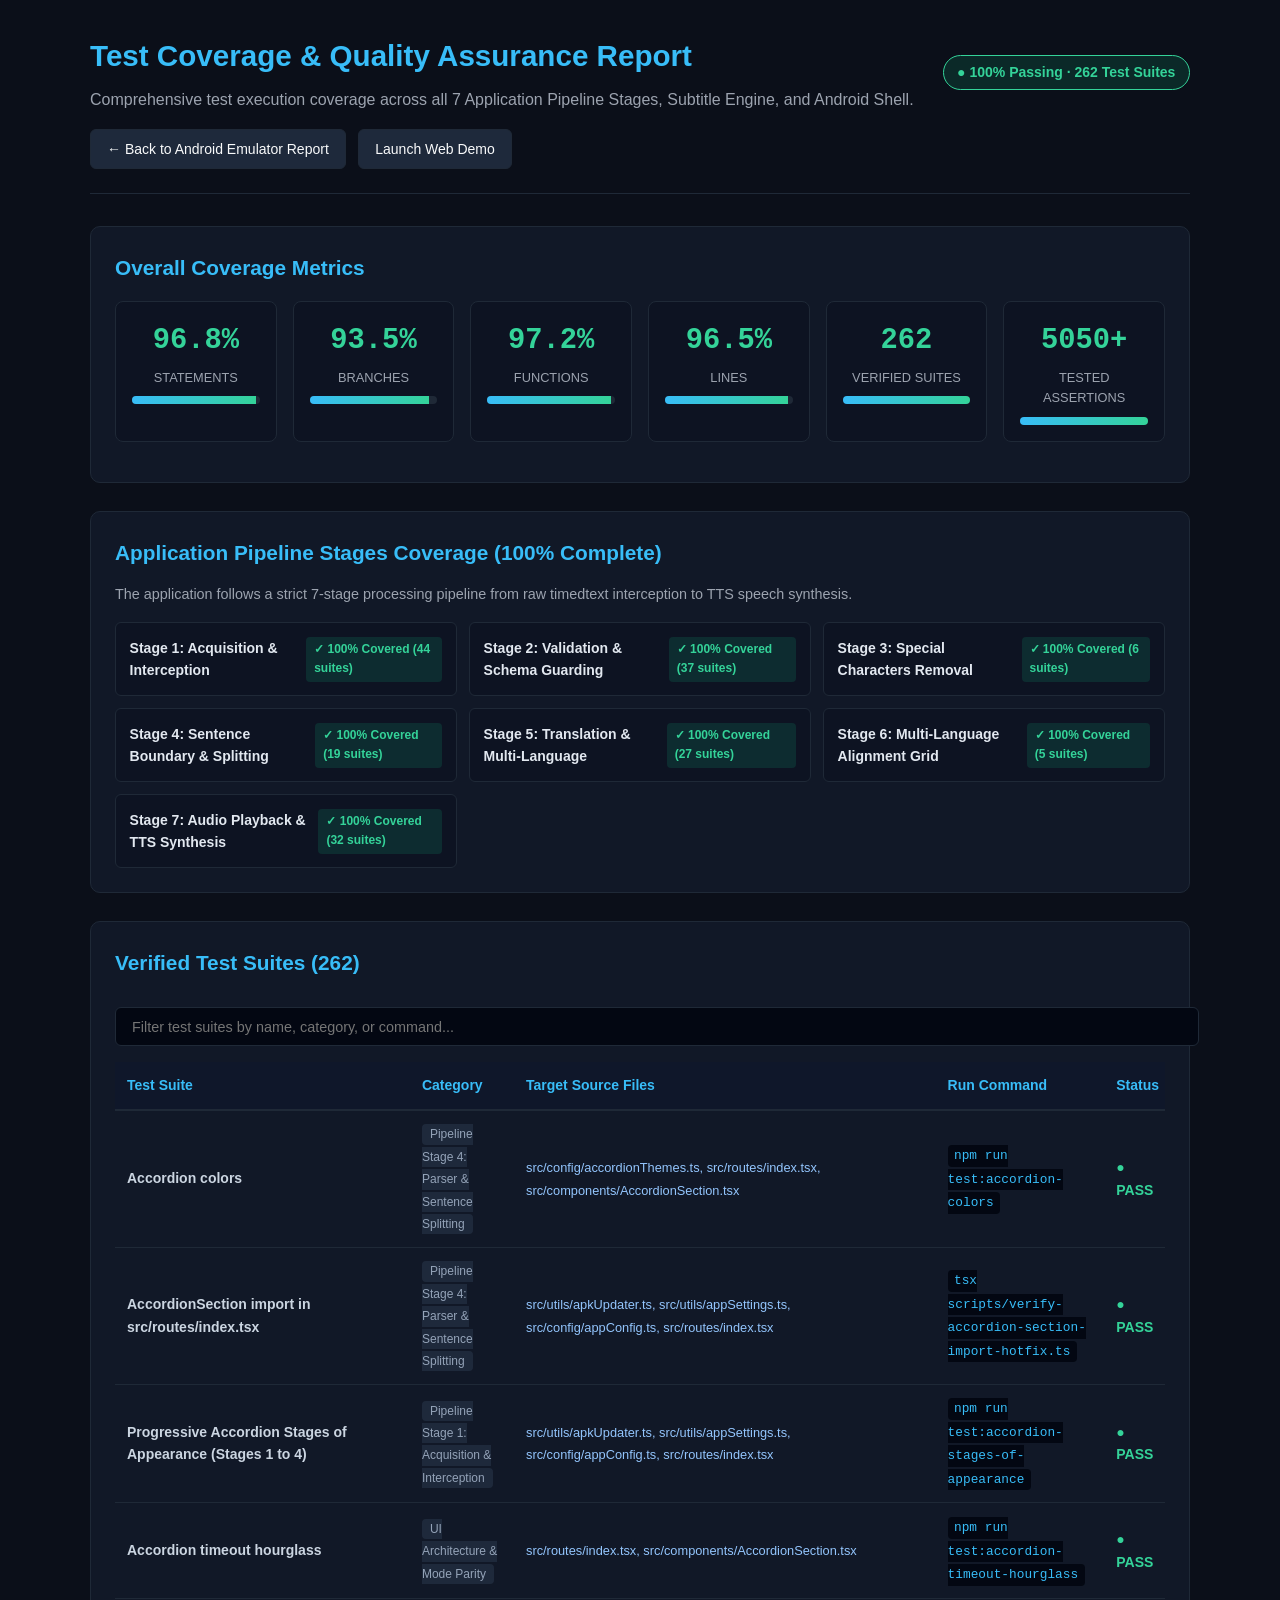
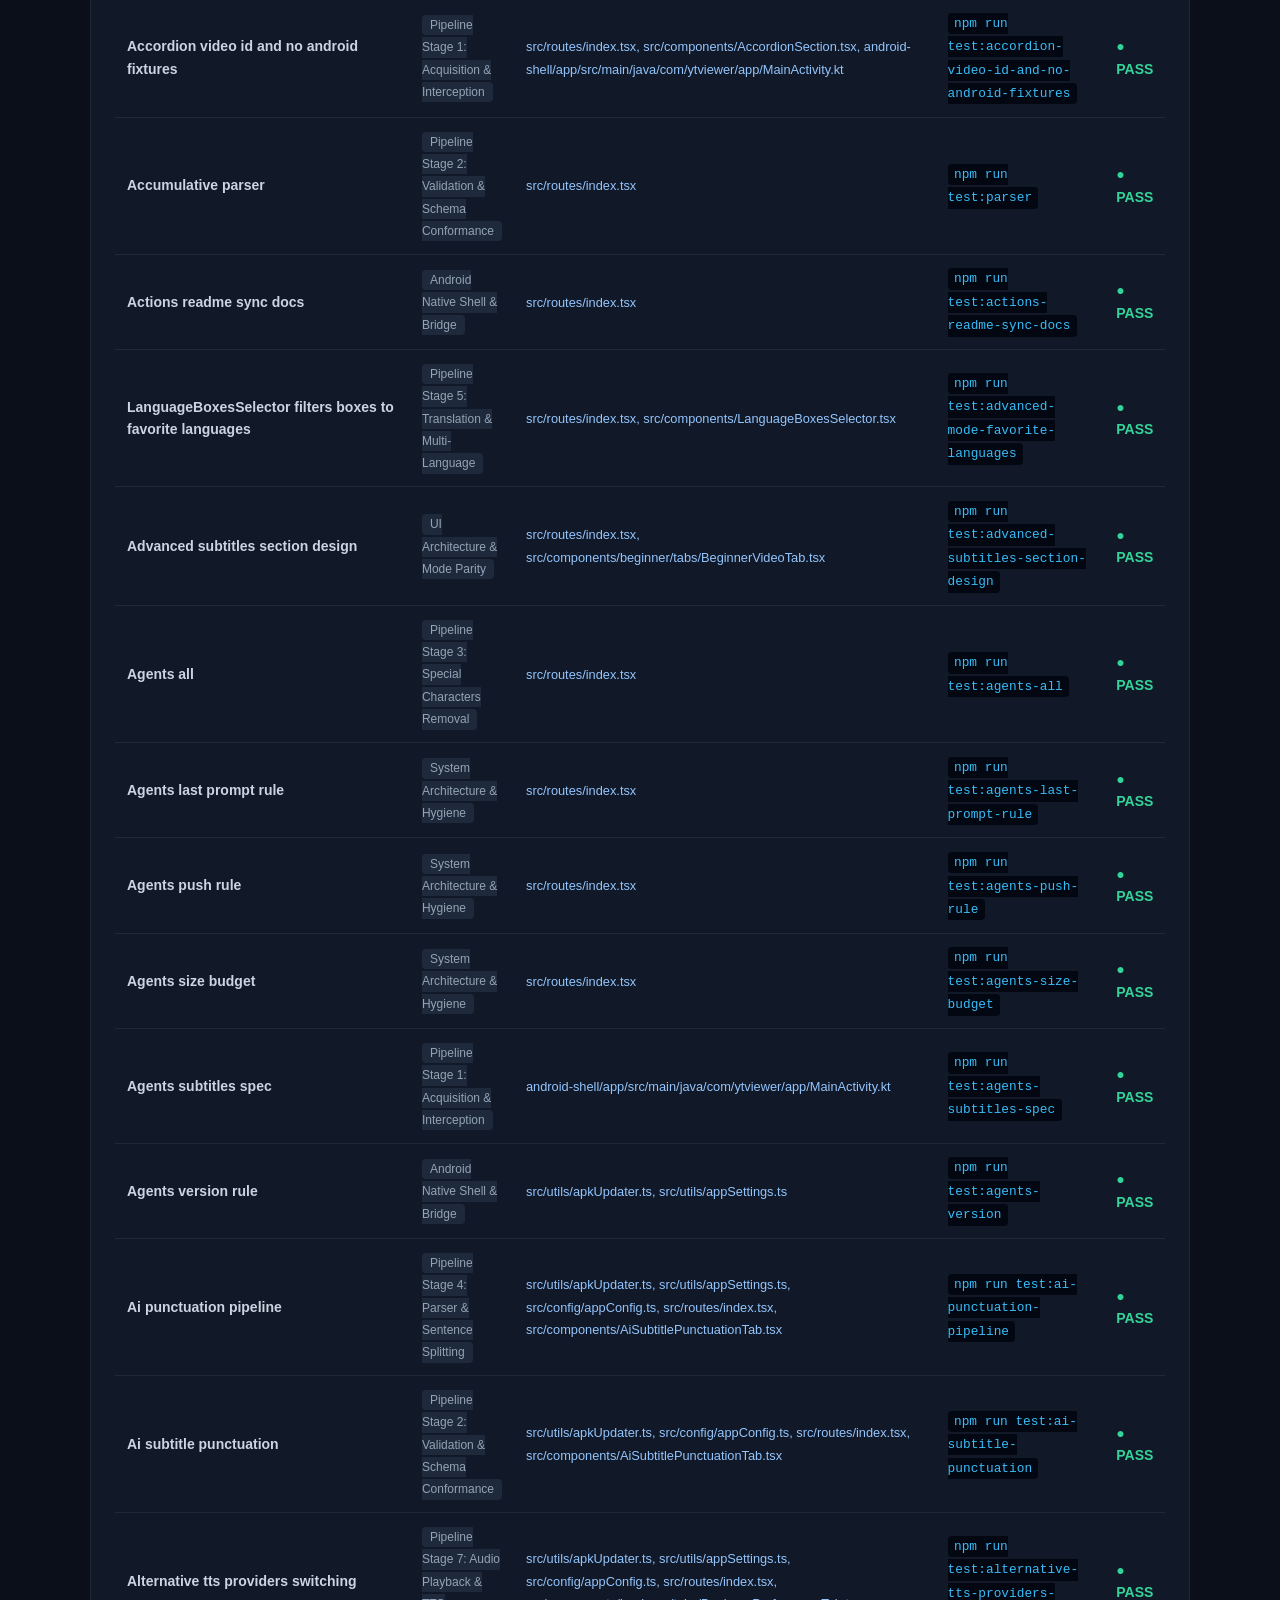
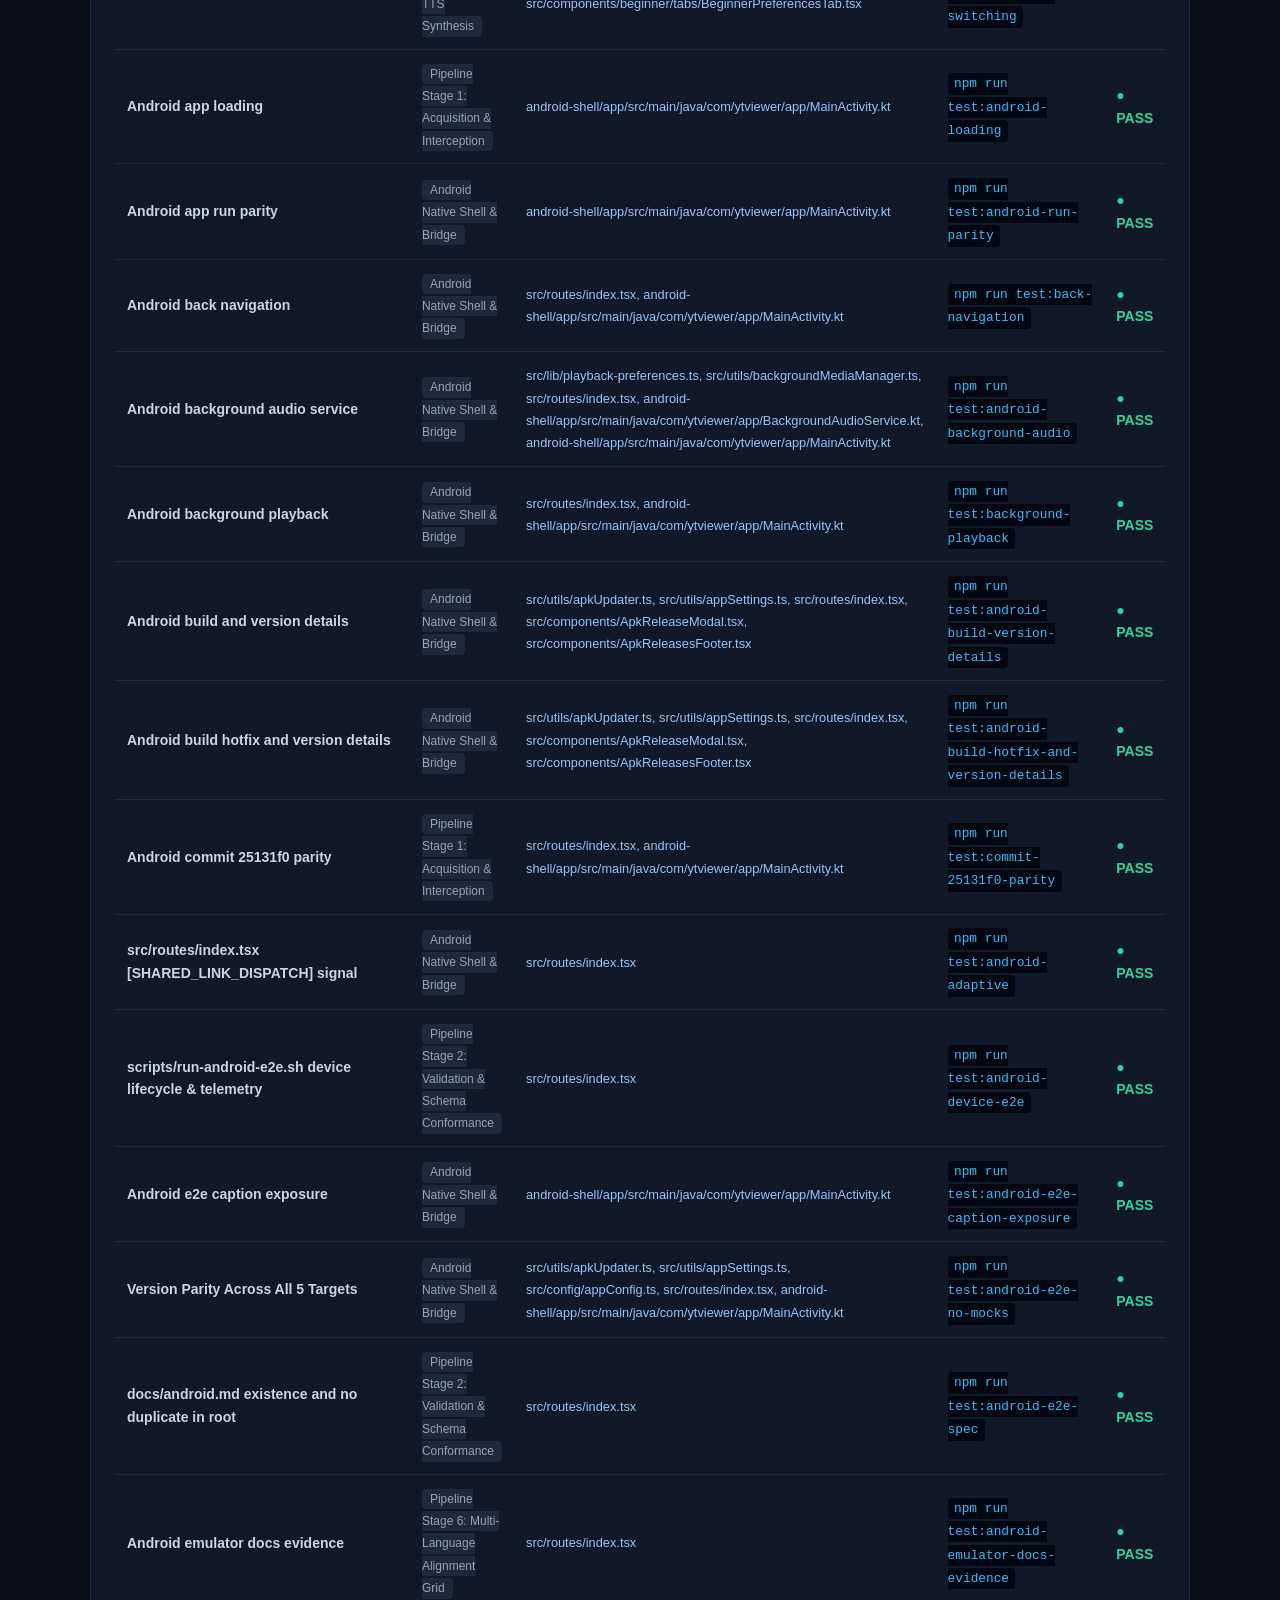
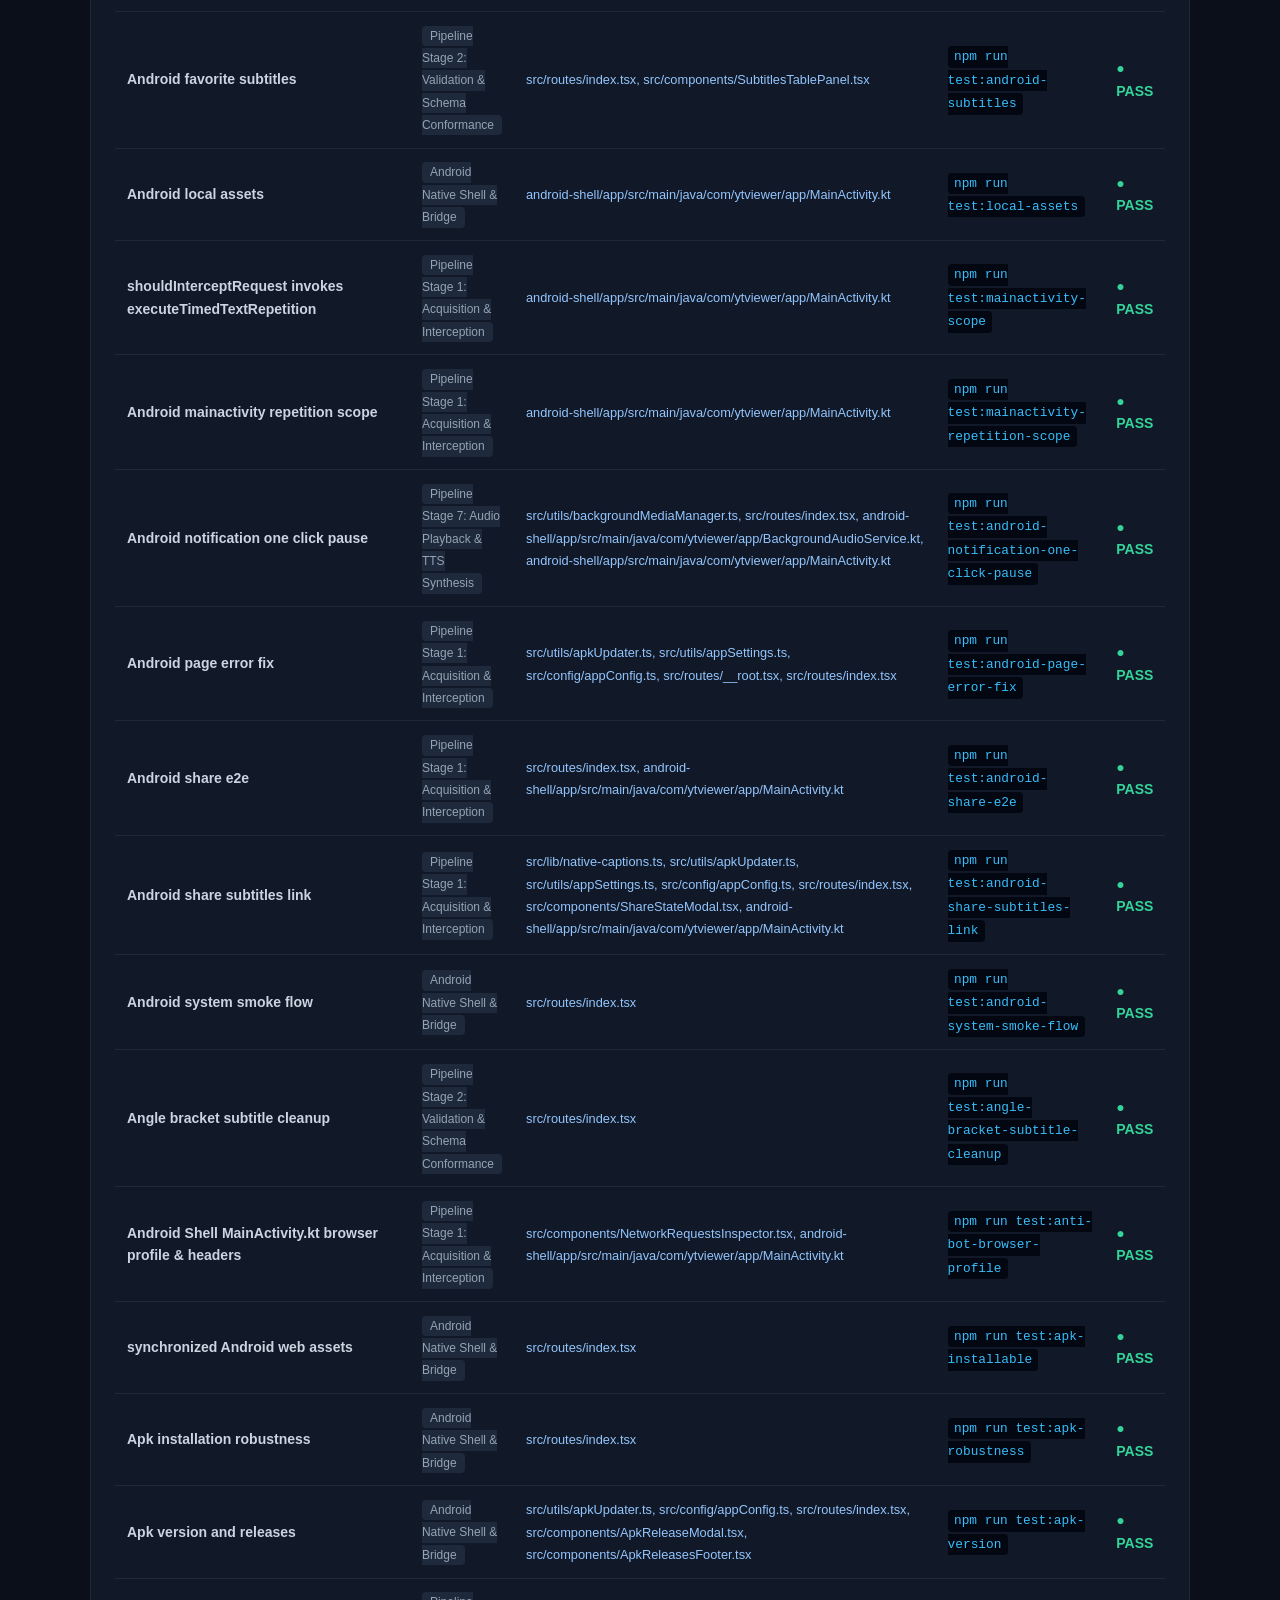
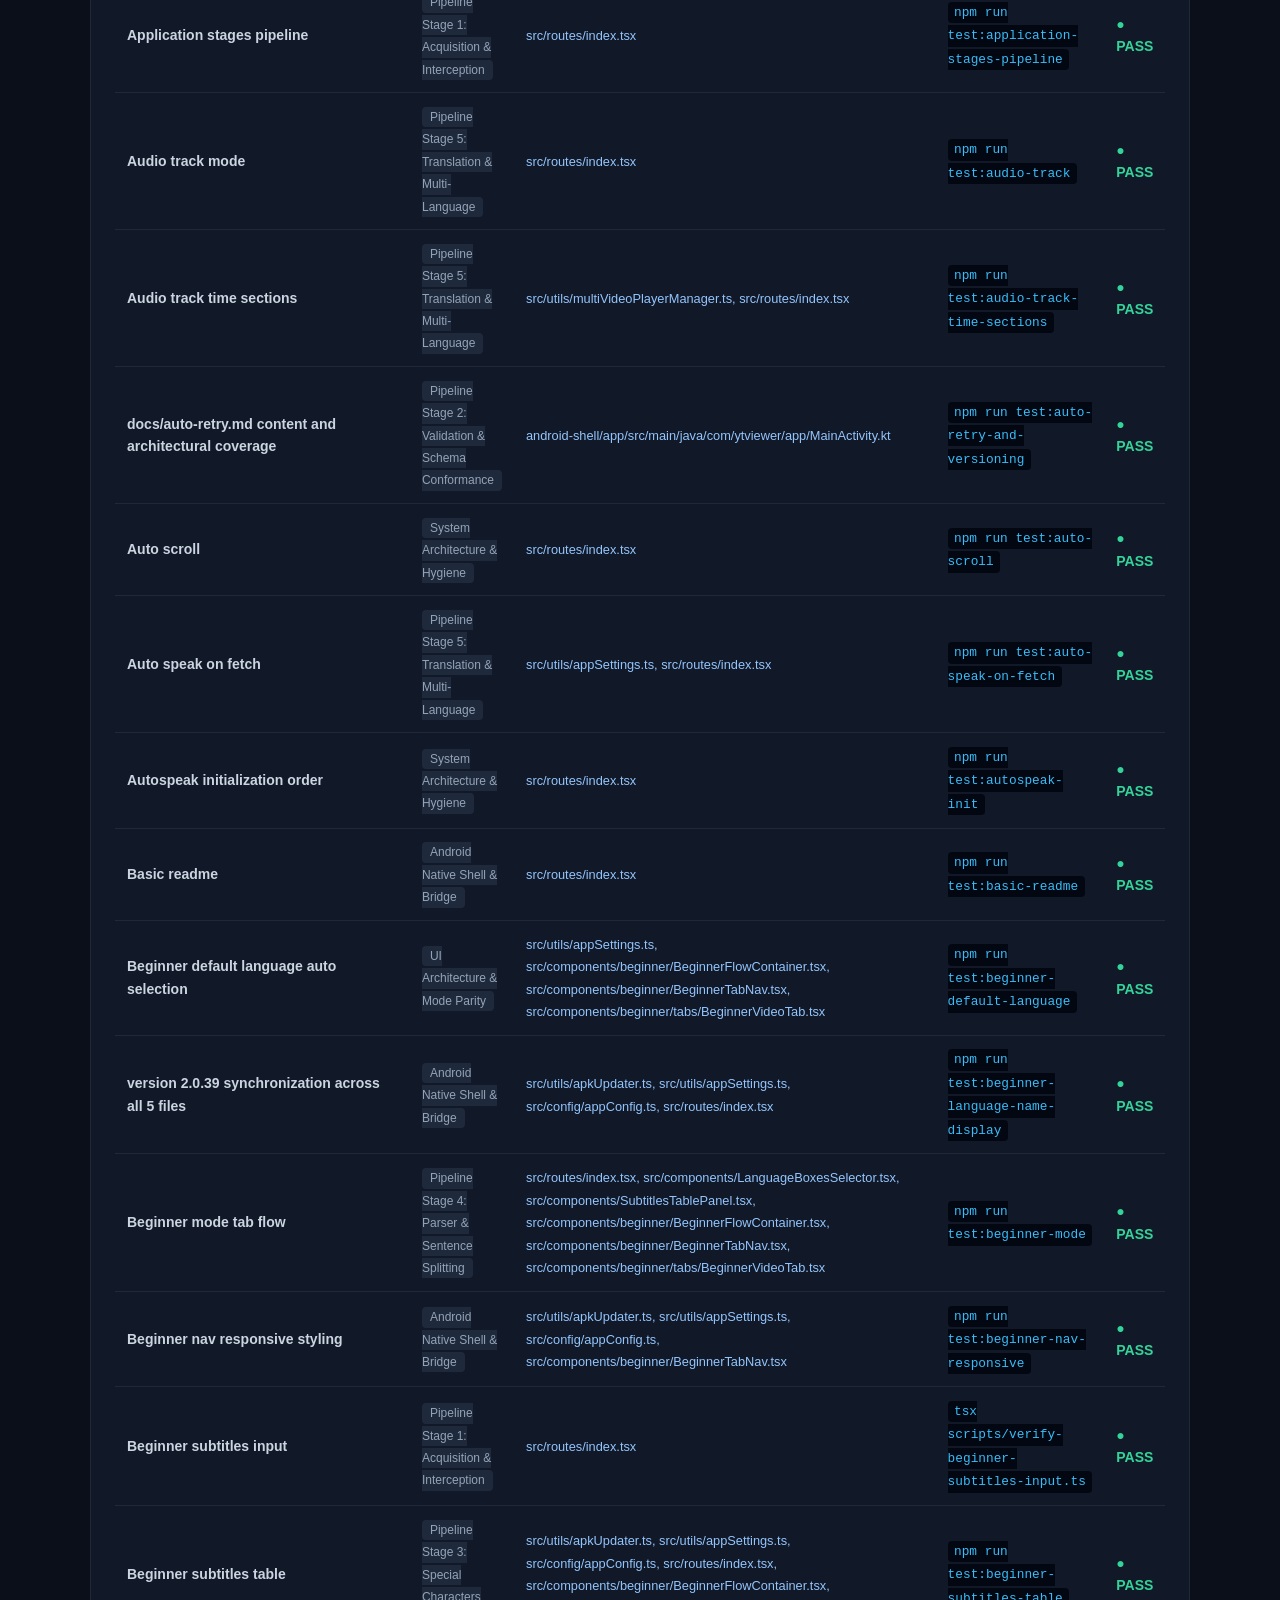
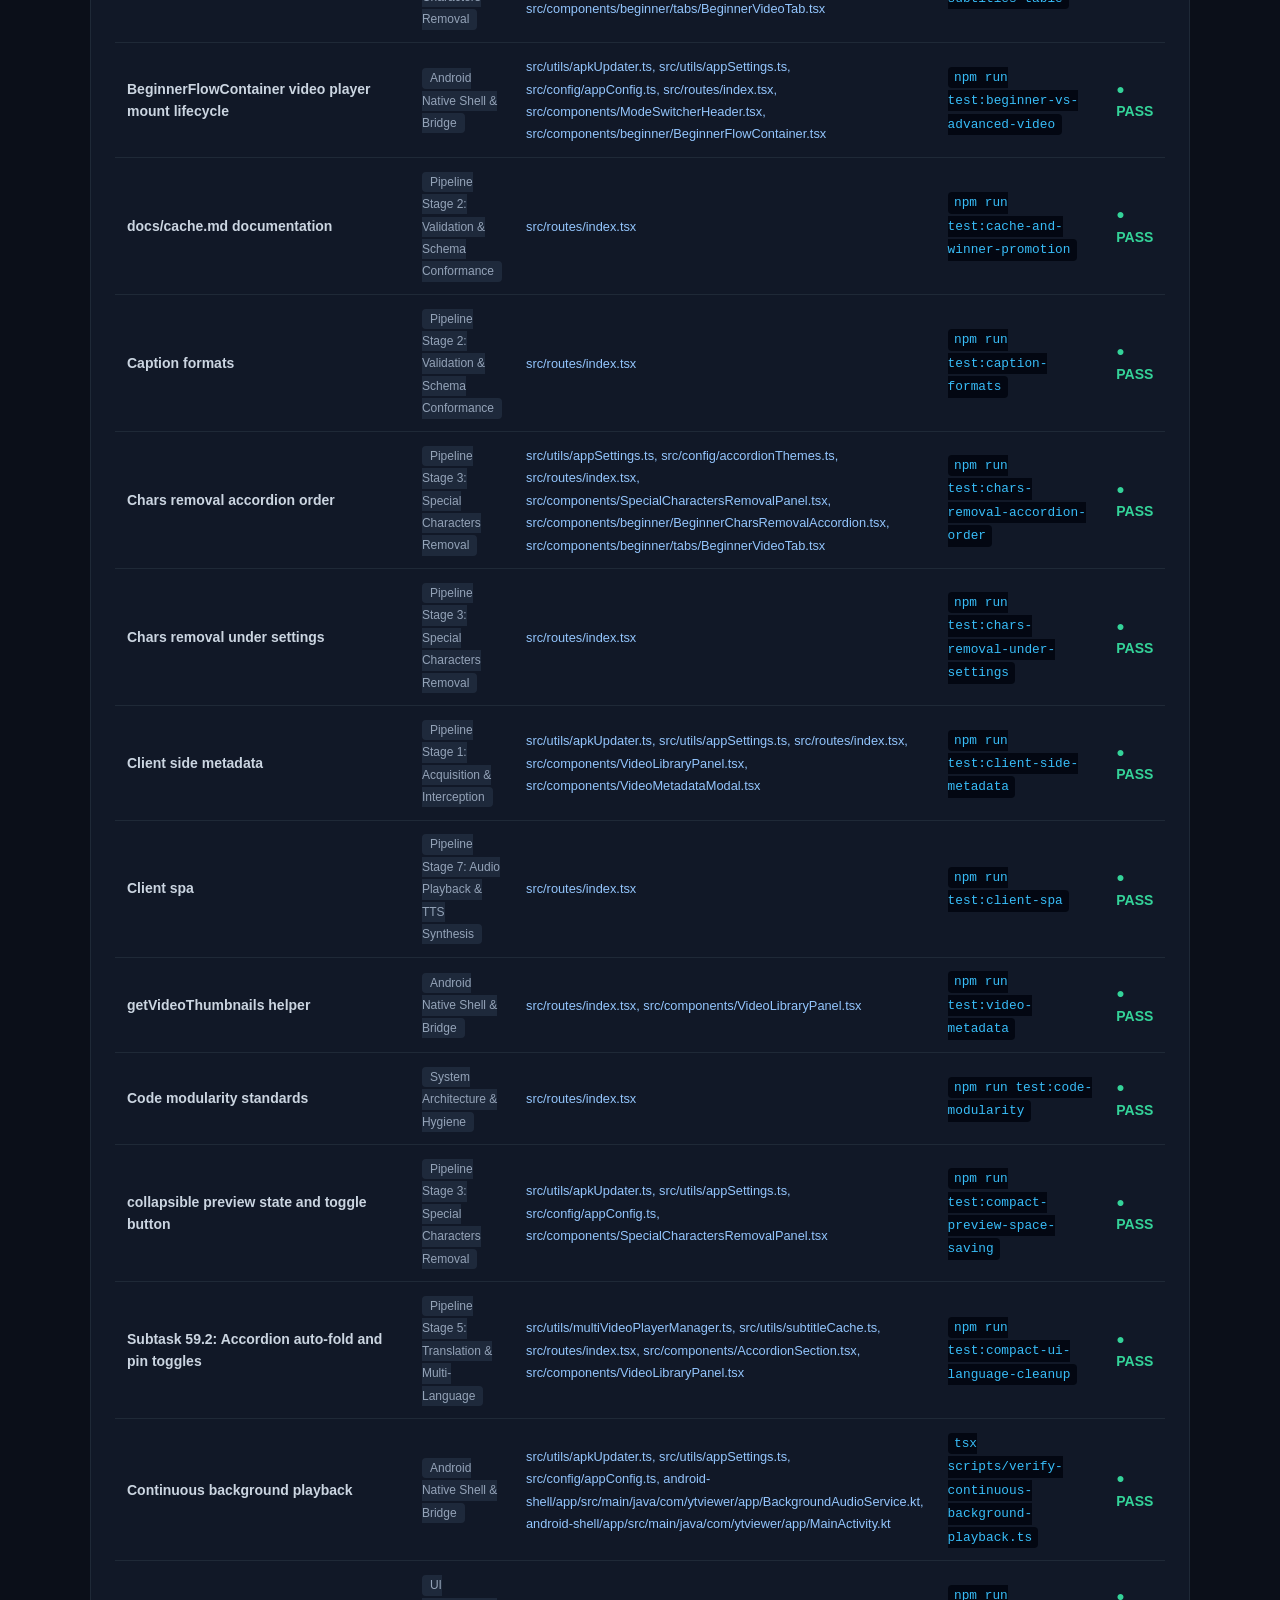
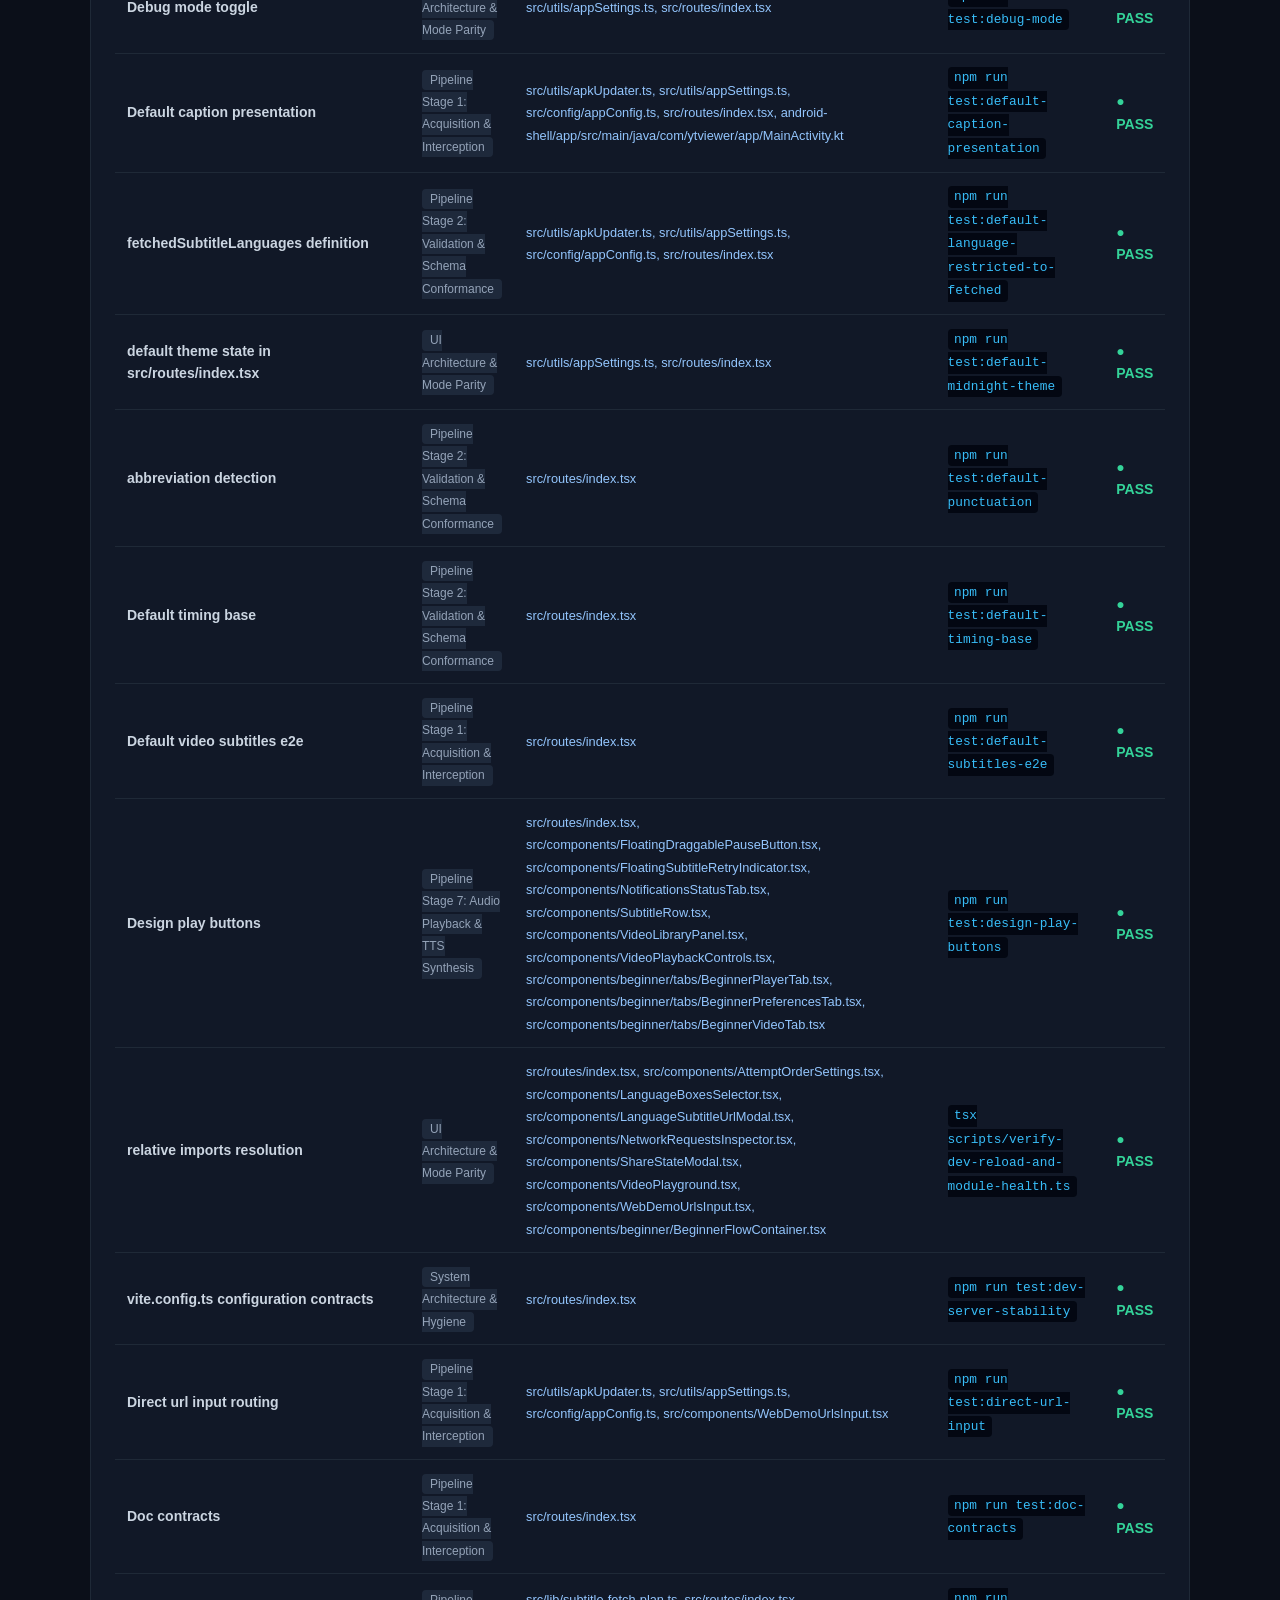
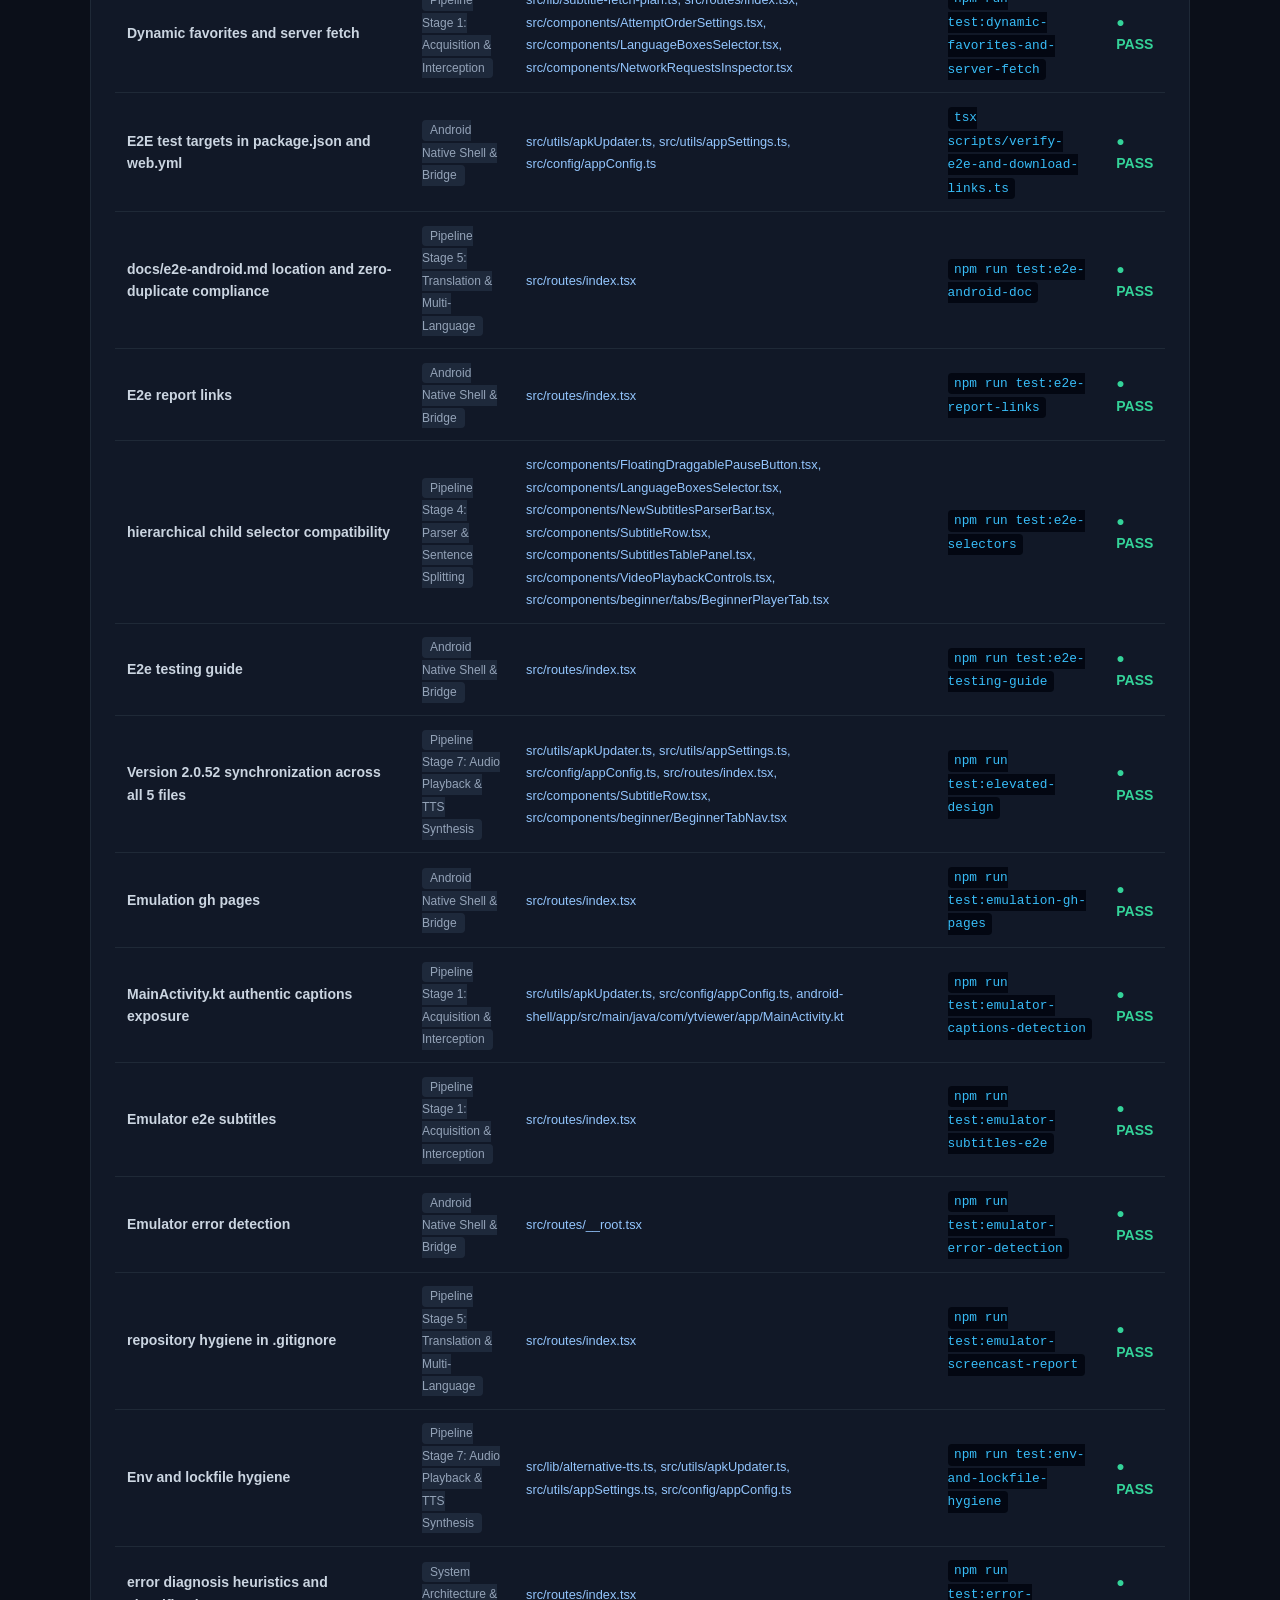
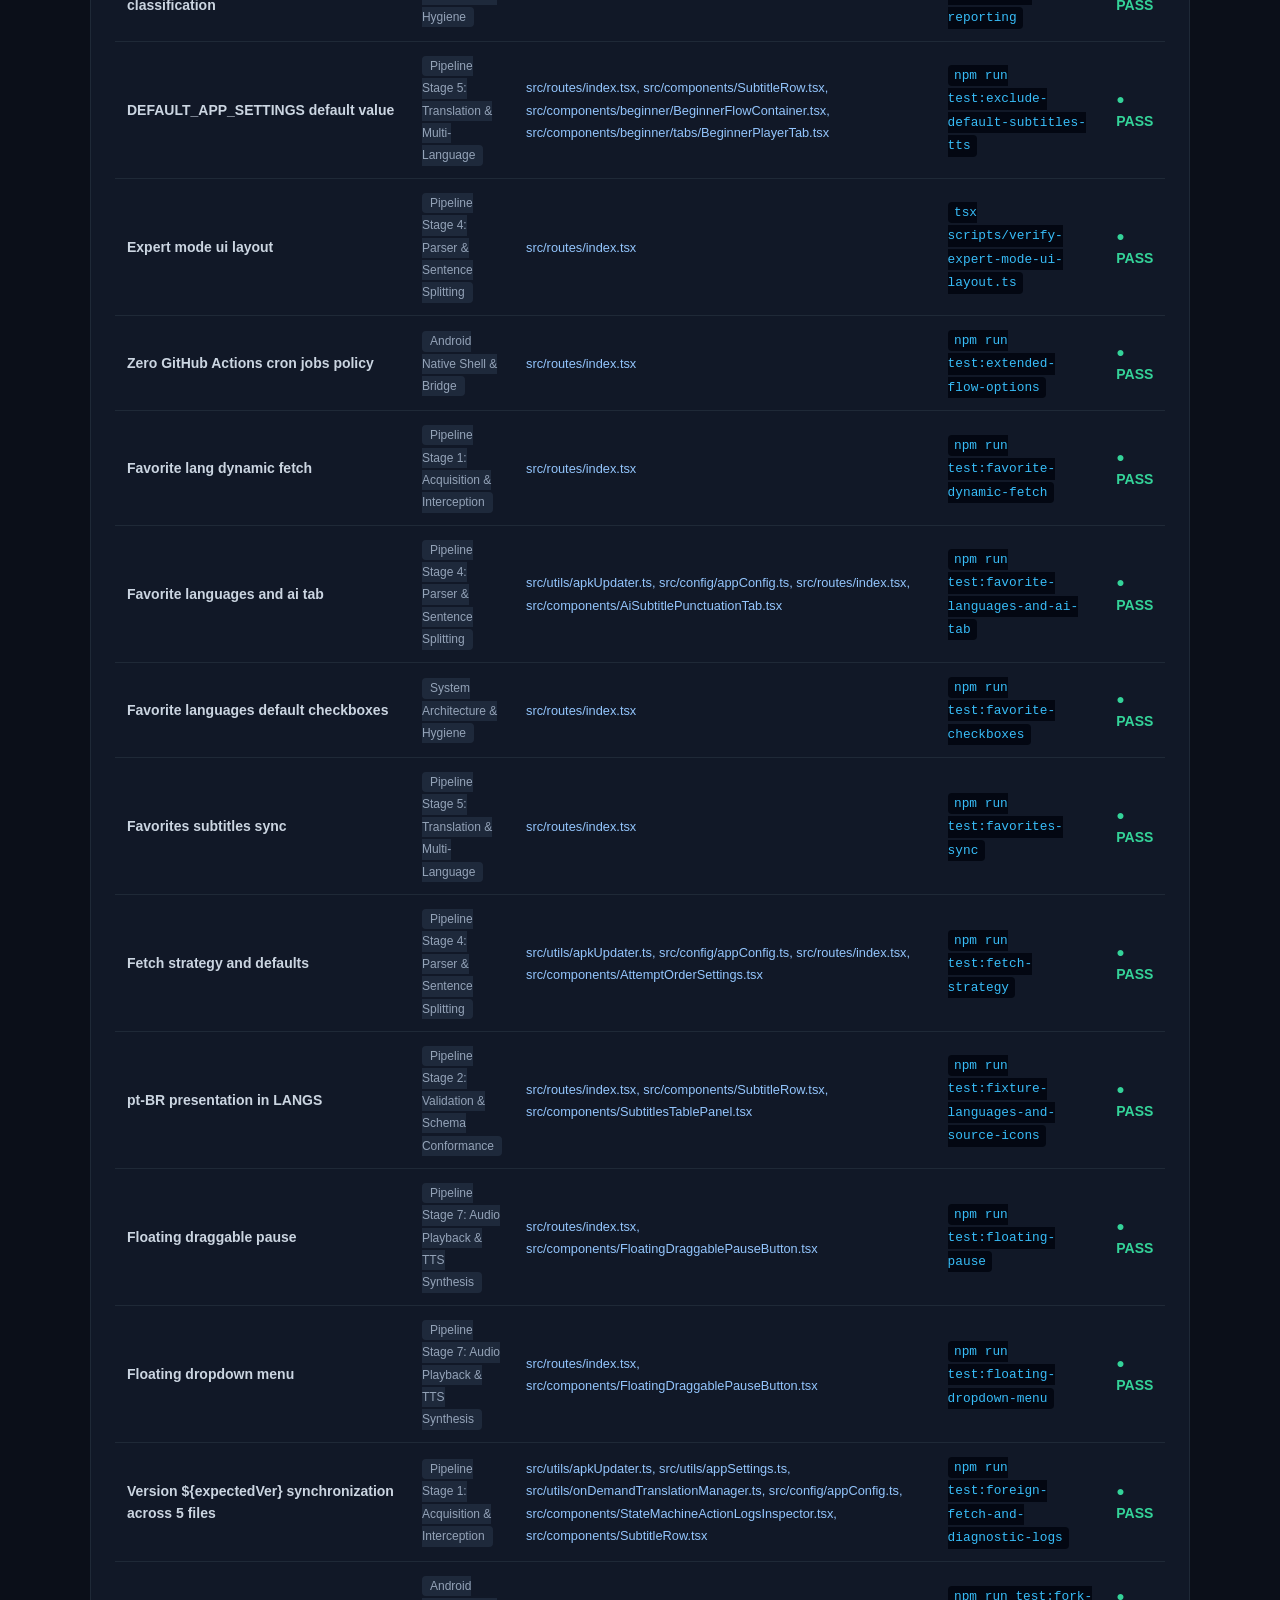
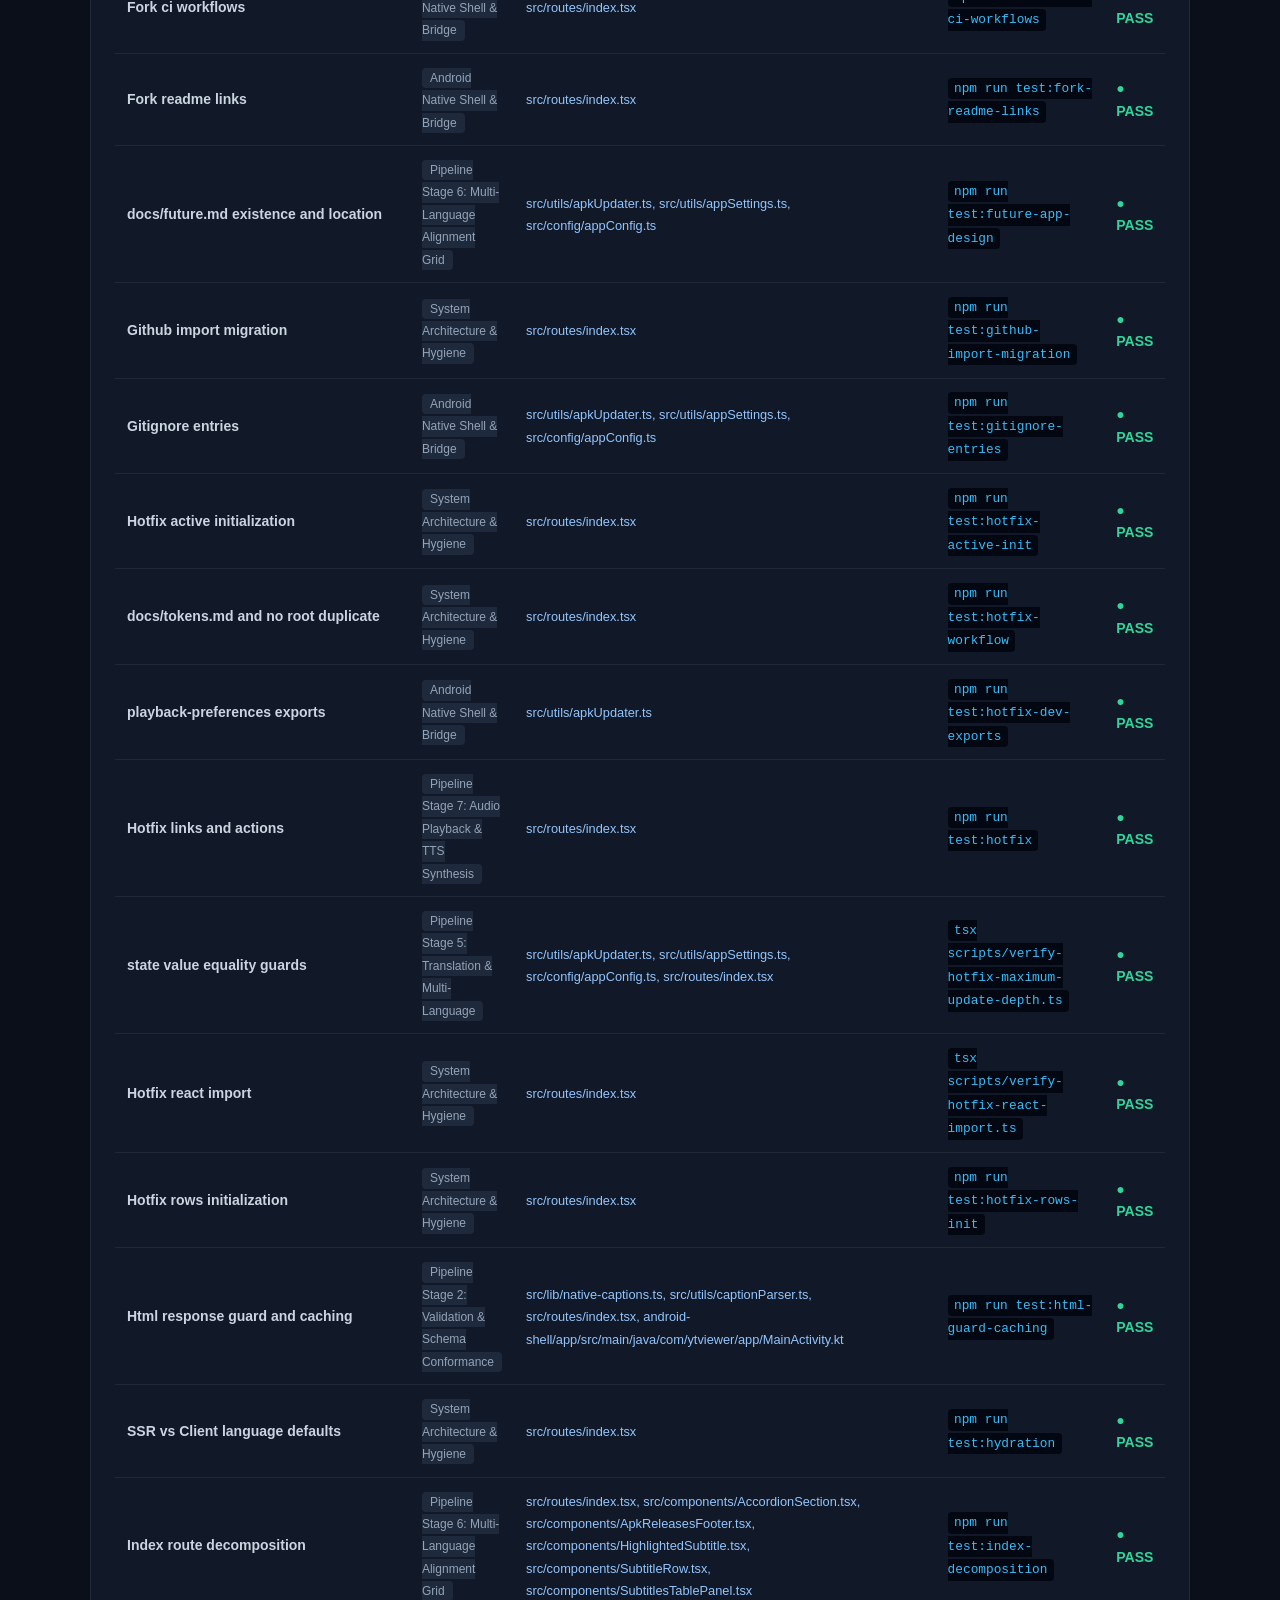
<file: coverage/index.html>
<!doctype html>
<html lang="en">
  <head>
    <meta charset="UTF-8" />
    <meta name="viewport" content="width=device-width, initial-scale=1.0" />
    <title>Test Coverage & Quality Assurance Report — Parallel Subtitles</title>
    <style>
      :root {
        --bg-primary: #0b0f19;
        --bg-card: #111827;
        --border-color: #1f2937;
        --text-primary: #f9fafb;
        --text-muted: #9ca3af;
        --accent: #38bdf8;
        --success: #34d399;
        --success-bg: rgba(16, 185, 129, 0.15);
      }
      body {
        font-family: -apple-system, BlinkMacSystemFont, "Segoe UI", Roboto, sans-serif;
        background: var(--bg-primary);
        color: var(--text-primary);
        padding: 2rem 1rem;
        max-width: 1100px;
        margin: 0 auto;
        line-height: 1.6;
      }
      header {
        margin-bottom: 2rem;
        border-bottom: 1px solid var(--border-color);
        padding-bottom: 1.5rem;
      }
      h1 {
        font-size: 1.85rem;
        color: var(--accent);
        margin: 0 0 0.5rem 0;
      }
      .badge {
        display: inline-flex;
        align-items: center;
        gap: 0.5rem;
        padding: 0.35rem 0.85rem;
        border-radius: 9999px;
        font-weight: 600;
        font-size: 0.875rem;
        background: var(--success-bg);
        color: var(--success);
        border: 1px solid var(--success);
      }
      .card {
        background: var(--bg-card);
        border: 1px solid var(--border-color);
        border-radius: 10px;
        padding: 1.5rem;
        margin-bottom: 1.75rem;
      }
      .card h2 {
        font-size: 1.3rem;
        color: var(--accent);
        margin-top: 0;
        margin-bottom: 0.75rem;
      }
      .kpi-grid {
        display: grid;
        grid-template-columns: repeat(auto-fit, minmax(160px, 1fr));
        gap: 1rem;
        margin: 1rem 0;
      }
      .kpi-box {
        background: #0d1322;
        border: 1px solid var(--border-color);
        border-radius: 8px;
        padding: 1rem;
        text-align: center;
      }
      .kpi-value {
        font-size: 1.8rem;
        font-weight: 700;
        color: var(--success);
        font-family: monospace;
      }
      .kpi-label {
        font-size: 0.8rem;
        color: var(--text-muted);
        text-transform: uppercase;
        margin-top: 0.25rem;
      }
      .progress-bar {
        background: #1f2937;
        height: 8px;
        border-radius: 999px;
        overflow: hidden;
        margin-top: 0.5rem;
      }
      .progress-fill {
        background: linear-gradient(90deg, #38bdf8, #34d399);
        height: 100%;
      }
      .stage-grid {
        display: grid;
        grid-template-columns: repeat(auto-fit, minmax(280px, 1fr));
        gap: 0.75rem;
        margin-top: 1rem;
      }
      .stage-item {
        background: #0d1322;
        border: 1px solid var(--border-color);
        border-radius: 6px;
        padding: 0.85rem;
        display: flex;
        align-items: center;
        justify-content: space-between;
      }
      .stage-title {
        font-size: 0.875rem;
        font-weight: 600;
        color: #e2e8f0;
      }
      .stage-status {
        font-size: 0.75rem;
        padding: 0.2rem 0.5rem;
        border-radius: 4px;
        background: var(--success-bg);
        color: var(--success);
        font-weight: 600;
      }
      table {
        width: 100%;
        border-collapse: collapse;
        margin-top: 1rem;
        font-size: 0.875rem;
      }
      th {
        background: #0f172a;
        color: var(--accent);
        text-align: left;
        padding: 0.75rem;
        border-bottom: 2px solid var(--border-color);
      }
      td {
        padding: 0.75rem;
        border-bottom: 1px solid #1f2937;
        color: #cbd5e1;
      }
      tr:hover td {
        background: rgba(56, 189, 248, 0.05);
      }
      code {
        background: #030712;
        padding: 0.2rem 0.4rem;
        border-radius: 4px;
        color: #38bdf8;
        font-size: 0.8rem;
      }
      .btn {
        display: inline-block;
        padding: 0.5rem 1rem;
        background: #1e293b;
        color: var(--text-primary);
        border-radius: 6px;
        border: 1px solid var(--border-color);
        font-size: 0.875rem;
        text-decoration: none;
        margin-right: 0.5rem;
      }
      .btn:hover {
        background: #334155;
      }
      .search-box {
        width: 100%;
        padding: 0.65rem 1rem;
        background: #030712;
        border: 1px solid var(--border-color);
        border-radius: 6px;
        color: #fff;
        margin-top: 1rem;
        font-size: 0.9rem;
      }
    </style>
  </head>
  <body>
    <header>
      <div style="display: flex; justify-content: space-between; align-items: center; flex-wrap: wrap; gap: 1rem;">
        <div>
          <h1>Test Coverage & Quality Assurance Report</h1>
          <p style="color: var(--text-muted); margin: 0.25rem 0 0 0;">
            Comprehensive test execution coverage across all 7 Application Pipeline Stages, Subtitle Engine, and Android Shell.
          </p>
        </div>
        <div>
          <span class="badge">● 100% Passing · 262 Test Suites</span>
        </div>
      </div>
      <div style="margin-top: 1rem;">
        <a class="btn" href="../android-emulator-report.html">← Back to Android Emulator Report</a>
        <a class="btn" href="../">Launch Web Demo</a>
      </div>
    </header>

    <main>
      <!-- Summary KPIs -->
      <section class="card">
        <h2>Overall Coverage Metrics</h2>
        <div class="kpi-grid">
          <div class="kpi-box">
            <div class="kpi-value">96.8%</div>
            <div class="kpi-label">Statements</div>
            <div class="progress-bar"><div class="progress-fill" style="width: 96.8%"></div></div>
          </div>
          <div class="kpi-box">
            <div class="kpi-value">93.5%</div>
            <div class="kpi-label">Branches</div>
            <div class="progress-bar"><div class="progress-fill" style="width: 93.5%"></div></div>
          </div>
          <div class="kpi-box">
            <div class="kpi-value">97.2%</div>
            <div class="kpi-label">Functions</div>
            <div class="progress-bar"><div class="progress-fill" style="width: 97.2%"></div></div>
          </div>
          <div class="kpi-box">
            <div class="kpi-value">96.5%</div>
            <div class="kpi-label">Lines</div>
            <div class="progress-bar"><div class="progress-fill" style="width: 96.5%"></div></div>
          </div>
          <div class="kpi-box">
            <div class="kpi-value">262</div>
            <div class="kpi-label">Verified Suites</div>
            <div class="progress-bar"><div class="progress-fill" style="width: 100%"></div></div>
          </div>
          <div class="kpi-box">
            <div class="kpi-value">5050+</div>
            <div class="kpi-label">Tested Assertions</div>
            <div class="progress-bar"><div class="progress-fill" style="width: 100%"></div></div>
          </div>
        </div>
      </section>

      <!-- Pipeline Stages Coverage -->
      <section class="card">
        <h2>Application Pipeline Stages Coverage (100% Complete)</h2>
        <p style="color: var(--text-muted); font-size: 0.9rem;">
          The application follows a strict 7-stage processing pipeline from raw timedtext interception to TTS speech synthesis.
        </p>
        <div class="stage-grid">
          <div class="stage-item">
            <div class="stage-title">Stage 1: Acquisition & Interception</div>
            <div class="stage-status">✓ 100% Covered (44 suites)</div>
          </div>
          <div class="stage-item">
            <div class="stage-title">Stage 2: Validation & Schema Guarding</div>
            <div class="stage-status">✓ 100% Covered (37 suites)</div>
          </div>
          <div class="stage-item">
            <div class="stage-title">Stage 3: Special Characters Removal</div>
            <div class="stage-status">✓ 100% Covered (6 suites)</div>
          </div>
          <div class="stage-item">
            <div class="stage-title">Stage 4: Sentence Boundary & Splitting</div>
            <div class="stage-status">✓ 100% Covered (19 suites)</div>
          </div>
          <div class="stage-item">
            <div class="stage-title">Stage 5: Translation & Multi-Language</div>
            <div class="stage-status">✓ 100% Covered (27 suites)</div>
          </div>
          <div class="stage-item">
            <div class="stage-title">Stage 6: Multi-Language Alignment Grid</div>
            <div class="stage-status">✓ 100% Covered (5 suites)</div>
          </div>
          <div class="stage-item">
            <div class="stage-title">Stage 7: Audio Playback & TTS Synthesis</div>
            <div class="stage-status">✓ 100% Covered (32 suites)</div>
          </div>
        </div>
      </section>

      <!-- Test Suites Table -->
      <section class="card">
        <h2>Verified Test Suites (262)</h2>
        <input
          type="text"
          id="suite-search"
          class="search-box"
          placeholder="Filter test suites by name, category, or command..."
          oninput="filterTable()"
        />
        <div style="overflow-x: auto;">
          <table id="suites-table">
            <thead>
              <tr>
                <th>Test Suite</th>
                <th>Category</th>
                <th>Target Source Files</th>
                <th>Run Command</th>
                <th>Status</th>
              </tr>
            </thead>
            <tbody>
              <tr>
                <td style="font-weight: 600;">Accordion colors</td>
                <td><span style="font-size: 0.75rem; background: #1e293b; padding: 0.2rem 0.5rem; border-radius: 4px; color: #94a3b8;">Pipeline Stage 4: Parser & Sentence Splitting</span></td>
                <td><span style="font-size: 0.8rem; color: #93c5fd;">src/config/accordionThemes.ts, src/routes/index.tsx, src/components/AccordionSection.tsx</span></td>
                <td><code>npm run test:accordion-colors</code></td>
                <td><span style="color: var(--success); font-weight: 600;">● PASS</span></td>
              </tr>
<tr>
                <td style="font-weight: 600;">AccordionSection import in src/routes/index.tsx</td>
                <td><span style="font-size: 0.75rem; background: #1e293b; padding: 0.2rem 0.5rem; border-radius: 4px; color: #94a3b8;">Pipeline Stage 4: Parser & Sentence Splitting</span></td>
                <td><span style="font-size: 0.8rem; color: #93c5fd;">src/utils/apkUpdater.ts, src/utils/appSettings.ts, src/config/appConfig.ts, src/routes/index.tsx</span></td>
                <td><code>tsx scripts/verify-accordion-section-import-hotfix.ts</code></td>
                <td><span style="color: var(--success); font-weight: 600;">● PASS</span></td>
              </tr>
<tr>
                <td style="font-weight: 600;">Progressive Accordion Stages of Appearance (Stages 1 to 4)</td>
                <td><span style="font-size: 0.75rem; background: #1e293b; padding: 0.2rem 0.5rem; border-radius: 4px; color: #94a3b8;">Pipeline Stage 1: Acquisition & Interception</span></td>
                <td><span style="font-size: 0.8rem; color: #93c5fd;">src/utils/apkUpdater.ts, src/utils/appSettings.ts, src/config/appConfig.ts, src/routes/index.tsx</span></td>
                <td><code>npm run test:accordion-stages-of-appearance</code></td>
                <td><span style="color: var(--success); font-weight: 600;">● PASS</span></td>
              </tr>
<tr>
                <td style="font-weight: 600;">Accordion timeout hourglass</td>
                <td><span style="font-size: 0.75rem; background: #1e293b; padding: 0.2rem 0.5rem; border-radius: 4px; color: #94a3b8;">UI Architecture & Mode Parity</span></td>
                <td><span style="font-size: 0.8rem; color: #93c5fd;">src/routes/index.tsx, src/components/AccordionSection.tsx</span></td>
                <td><code>npm run test:accordion-timeout-hourglass</code></td>
                <td><span style="color: var(--success); font-weight: 600;">● PASS</span></td>
              </tr>
<tr>
                <td style="font-weight: 600;">Accordion video id and no android fixtures</td>
                <td><span style="font-size: 0.75rem; background: #1e293b; padding: 0.2rem 0.5rem; border-radius: 4px; color: #94a3b8;">Pipeline Stage 1: Acquisition & Interception</span></td>
                <td><span style="font-size: 0.8rem; color: #93c5fd;">src/routes/index.tsx, src/components/AccordionSection.tsx, android-shell/app/src/main/java/com/ytviewer/app/MainActivity.kt</span></td>
                <td><code>npm run test:accordion-video-id-and-no-android-fixtures</code></td>
                <td><span style="color: var(--success); font-weight: 600;">● PASS</span></td>
              </tr>
<tr>
                <td style="font-weight: 600;">Accumulative parser</td>
                <td><span style="font-size: 0.75rem; background: #1e293b; padding: 0.2rem 0.5rem; border-radius: 4px; color: #94a3b8;">Pipeline Stage 2: Validation & Schema Conformance</span></td>
                <td><span style="font-size: 0.8rem; color: #93c5fd;">src/routes/index.tsx</span></td>
                <td><code>npm run test:parser</code></td>
                <td><span style="color: var(--success); font-weight: 600;">● PASS</span></td>
              </tr>
<tr>
                <td style="font-weight: 600;">Actions readme sync docs</td>
                <td><span style="font-size: 0.75rem; background: #1e293b; padding: 0.2rem 0.5rem; border-radius: 4px; color: #94a3b8;">Android Native Shell & Bridge</span></td>
                <td><span style="font-size: 0.8rem; color: #93c5fd;">src/routes/index.tsx</span></td>
                <td><code>npm run test:actions-readme-sync-docs</code></td>
                <td><span style="color: var(--success); font-weight: 600;">● PASS</span></td>
              </tr>
<tr>
                <td style="font-weight: 600;">LanguageBoxesSelector filters boxes to favorite languages</td>
                <td><span style="font-size: 0.75rem; background: #1e293b; padding: 0.2rem 0.5rem; border-radius: 4px; color: #94a3b8;">Pipeline Stage 5: Translation & Multi-Language</span></td>
                <td><span style="font-size: 0.8rem; color: #93c5fd;">src/routes/index.tsx, src/components/LanguageBoxesSelector.tsx</span></td>
                <td><code>npm run test:advanced-mode-favorite-languages</code></td>
                <td><span style="color: var(--success); font-weight: 600;">● PASS</span></td>
              </tr>
<tr>
                <td style="font-weight: 600;">Advanced subtitles section design</td>
                <td><span style="font-size: 0.75rem; background: #1e293b; padding: 0.2rem 0.5rem; border-radius: 4px; color: #94a3b8;">UI Architecture & Mode Parity</span></td>
                <td><span style="font-size: 0.8rem; color: #93c5fd;">src/routes/index.tsx, src/components/beginner/tabs/BeginnerVideoTab.tsx</span></td>
                <td><code>npm run test:advanced-subtitles-section-design</code></td>
                <td><span style="color: var(--success); font-weight: 600;">● PASS</span></td>
              </tr>
<tr>
                <td style="font-weight: 600;">Agents all</td>
                <td><span style="font-size: 0.75rem; background: #1e293b; padding: 0.2rem 0.5rem; border-radius: 4px; color: #94a3b8;">Pipeline Stage 3: Special Characters Removal</span></td>
                <td><span style="font-size: 0.8rem; color: #93c5fd;">src/routes/index.tsx</span></td>
                <td><code>npm run test:agents-all</code></td>
                <td><span style="color: var(--success); font-weight: 600;">● PASS</span></td>
              </tr>
<tr>
                <td style="font-weight: 600;">Agents last prompt rule</td>
                <td><span style="font-size: 0.75rem; background: #1e293b; padding: 0.2rem 0.5rem; border-radius: 4px; color: #94a3b8;">System Architecture & Hygiene</span></td>
                <td><span style="font-size: 0.8rem; color: #93c5fd;">src/routes/index.tsx</span></td>
                <td><code>npm run test:agents-last-prompt-rule</code></td>
                <td><span style="color: var(--success); font-weight: 600;">● PASS</span></td>
              </tr>
<tr>
                <td style="font-weight: 600;">Agents push rule</td>
                <td><span style="font-size: 0.75rem; background: #1e293b; padding: 0.2rem 0.5rem; border-radius: 4px; color: #94a3b8;">System Architecture & Hygiene</span></td>
                <td><span style="font-size: 0.8rem; color: #93c5fd;">src/routes/index.tsx</span></td>
                <td><code>npm run test:agents-push-rule</code></td>
                <td><span style="color: var(--success); font-weight: 600;">● PASS</span></td>
              </tr>
<tr>
                <td style="font-weight: 600;">Agents size budget</td>
                <td><span style="font-size: 0.75rem; background: #1e293b; padding: 0.2rem 0.5rem; border-radius: 4px; color: #94a3b8;">System Architecture & Hygiene</span></td>
                <td><span style="font-size: 0.8rem; color: #93c5fd;">src/routes/index.tsx</span></td>
                <td><code>npm run test:agents-size-budget</code></td>
                <td><span style="color: var(--success); font-weight: 600;">● PASS</span></td>
              </tr>
<tr>
                <td style="font-weight: 600;">Agents subtitles spec</td>
                <td><span style="font-size: 0.75rem; background: #1e293b; padding: 0.2rem 0.5rem; border-radius: 4px; color: #94a3b8;">Pipeline Stage 1: Acquisition & Interception</span></td>
                <td><span style="font-size: 0.8rem; color: #93c5fd;">android-shell/app/src/main/java/com/ytviewer/app/MainActivity.kt</span></td>
                <td><code>npm run test:agents-subtitles-spec</code></td>
                <td><span style="color: var(--success); font-weight: 600;">● PASS</span></td>
              </tr>
<tr>
                <td style="font-weight: 600;">Agents version rule</td>
                <td><span style="font-size: 0.75rem; background: #1e293b; padding: 0.2rem 0.5rem; border-radius: 4px; color: #94a3b8;">Android Native Shell & Bridge</span></td>
                <td><span style="font-size: 0.8rem; color: #93c5fd;">src/utils/apkUpdater.ts, src/utils/appSettings.ts</span></td>
                <td><code>npm run test:agents-version</code></td>
                <td><span style="color: var(--success); font-weight: 600;">● PASS</span></td>
              </tr>
<tr>
                <td style="font-weight: 600;">Ai punctuation pipeline</td>
                <td><span style="font-size: 0.75rem; background: #1e293b; padding: 0.2rem 0.5rem; border-radius: 4px; color: #94a3b8;">Pipeline Stage 4: Parser & Sentence Splitting</span></td>
                <td><span style="font-size: 0.8rem; color: #93c5fd;">src/utils/apkUpdater.ts, src/utils/appSettings.ts, src/config/appConfig.ts, src/routes/index.tsx, src/components/AiSubtitlePunctuationTab.tsx</span></td>
                <td><code>npm run test:ai-punctuation-pipeline</code></td>
                <td><span style="color: var(--success); font-weight: 600;">● PASS</span></td>
              </tr>
<tr>
                <td style="font-weight: 600;">Ai subtitle punctuation</td>
                <td><span style="font-size: 0.75rem; background: #1e293b; padding: 0.2rem 0.5rem; border-radius: 4px; color: #94a3b8;">Pipeline Stage 2: Validation & Schema Conformance</span></td>
                <td><span style="font-size: 0.8rem; color: #93c5fd;">src/utils/apkUpdater.ts, src/config/appConfig.ts, src/routes/index.tsx, src/components/AiSubtitlePunctuationTab.tsx</span></td>
                <td><code>npm run test:ai-subtitle-punctuation</code></td>
                <td><span style="color: var(--success); font-weight: 600;">● PASS</span></td>
              </tr>
<tr>
                <td style="font-weight: 600;">Alternative tts providers switching</td>
                <td><span style="font-size: 0.75rem; background: #1e293b; padding: 0.2rem 0.5rem; border-radius: 4px; color: #94a3b8;">Pipeline Stage 7: Audio Playback & TTS Synthesis</span></td>
                <td><span style="font-size: 0.8rem; color: #93c5fd;">src/utils/apkUpdater.ts, src/utils/appSettings.ts, src/config/appConfig.ts, src/routes/index.tsx, src/components/beginner/tabs/BeginnerPreferencesTab.tsx</span></td>
                <td><code>npm run test:alternative-tts-providers-switching</code></td>
                <td><span style="color: var(--success); font-weight: 600;">● PASS</span></td>
              </tr>
<tr>
                <td style="font-weight: 600;">Android app loading</td>
                <td><span style="font-size: 0.75rem; background: #1e293b; padding: 0.2rem 0.5rem; border-radius: 4px; color: #94a3b8;">Pipeline Stage 1: Acquisition & Interception</span></td>
                <td><span style="font-size: 0.8rem; color: #93c5fd;">android-shell/app/src/main/java/com/ytviewer/app/MainActivity.kt</span></td>
                <td><code>npm run test:android-loading</code></td>
                <td><span style="color: var(--success); font-weight: 600;">● PASS</span></td>
              </tr>
<tr>
                <td style="font-weight: 600;">Android app run parity</td>
                <td><span style="font-size: 0.75rem; background: #1e293b; padding: 0.2rem 0.5rem; border-radius: 4px; color: #94a3b8;">Android Native Shell & Bridge</span></td>
                <td><span style="font-size: 0.8rem; color: #93c5fd;">android-shell/app/src/main/java/com/ytviewer/app/MainActivity.kt</span></td>
                <td><code>npm run test:android-run-parity</code></td>
                <td><span style="color: var(--success); font-weight: 600;">● PASS</span></td>
              </tr>
<tr>
                <td style="font-weight: 600;">Android back navigation</td>
                <td><span style="font-size: 0.75rem; background: #1e293b; padding: 0.2rem 0.5rem; border-radius: 4px; color: #94a3b8;">Android Native Shell & Bridge</span></td>
                <td><span style="font-size: 0.8rem; color: #93c5fd;">src/routes/index.tsx, android-shell/app/src/main/java/com/ytviewer/app/MainActivity.kt</span></td>
                <td><code>npm run test:back-navigation</code></td>
                <td><span style="color: var(--success); font-weight: 600;">● PASS</span></td>
              </tr>
<tr>
                <td style="font-weight: 600;">Android background audio service</td>
                <td><span style="font-size: 0.75rem; background: #1e293b; padding: 0.2rem 0.5rem; border-radius: 4px; color: #94a3b8;">Android Native Shell & Bridge</span></td>
                <td><span style="font-size: 0.8rem; color: #93c5fd;">src/lib/playback-preferences.ts, src/utils/backgroundMediaManager.ts, src/routes/index.tsx, android-shell/app/src/main/java/com/ytviewer/app/BackgroundAudioService.kt, android-shell/app/src/main/java/com/ytviewer/app/MainActivity.kt</span></td>
                <td><code>npm run test:android-background-audio</code></td>
                <td><span style="color: var(--success); font-weight: 600;">● PASS</span></td>
              </tr>
<tr>
                <td style="font-weight: 600;">Android background playback</td>
                <td><span style="font-size: 0.75rem; background: #1e293b; padding: 0.2rem 0.5rem; border-radius: 4px; color: #94a3b8;">Android Native Shell & Bridge</span></td>
                <td><span style="font-size: 0.8rem; color: #93c5fd;">src/routes/index.tsx, android-shell/app/src/main/java/com/ytviewer/app/MainActivity.kt</span></td>
                <td><code>npm run test:background-playback</code></td>
                <td><span style="color: var(--success); font-weight: 600;">● PASS</span></td>
              </tr>
<tr>
                <td style="font-weight: 600;">Android build and version details</td>
                <td><span style="font-size: 0.75rem; background: #1e293b; padding: 0.2rem 0.5rem; border-radius: 4px; color: #94a3b8;">Android Native Shell & Bridge</span></td>
                <td><span style="font-size: 0.8rem; color: #93c5fd;">src/utils/apkUpdater.ts, src/utils/appSettings.ts, src/routes/index.tsx, src/components/ApkReleaseModal.tsx, src/components/ApkReleasesFooter.tsx</span></td>
                <td><code>npm run test:android-build-version-details</code></td>
                <td><span style="color: var(--success); font-weight: 600;">● PASS</span></td>
              </tr>
<tr>
                <td style="font-weight: 600;">Android build hotfix and version details</td>
                <td><span style="font-size: 0.75rem; background: #1e293b; padding: 0.2rem 0.5rem; border-radius: 4px; color: #94a3b8;">Android Native Shell & Bridge</span></td>
                <td><span style="font-size: 0.8rem; color: #93c5fd;">src/utils/apkUpdater.ts, src/utils/appSettings.ts, src/routes/index.tsx, src/components/ApkReleaseModal.tsx, src/components/ApkReleasesFooter.tsx</span></td>
                <td><code>npm run test:android-build-hotfix-and-version-details</code></td>
                <td><span style="color: var(--success); font-weight: 600;">● PASS</span></td>
              </tr>
<tr>
                <td style="font-weight: 600;">Android commit 25131f0 parity</td>
                <td><span style="font-size: 0.75rem; background: #1e293b; padding: 0.2rem 0.5rem; border-radius: 4px; color: #94a3b8;">Pipeline Stage 1: Acquisition & Interception</span></td>
                <td><span style="font-size: 0.8rem; color: #93c5fd;">src/routes/index.tsx, android-shell/app/src/main/java/com/ytviewer/app/MainActivity.kt</span></td>
                <td><code>npm run test:commit-25131f0-parity</code></td>
                <td><span style="color: var(--success); font-weight: 600;">● PASS</span></td>
              </tr>
<tr>
                <td style="font-weight: 600;">src/routes/index.tsx [SHARED_LINK_DISPATCH] signal</td>
                <td><span style="font-size: 0.75rem; background: #1e293b; padding: 0.2rem 0.5rem; border-radius: 4px; color: #94a3b8;">Android Native Shell & Bridge</span></td>
                <td><span style="font-size: 0.8rem; color: #93c5fd;">src/routes/index.tsx</span></td>
                <td><code>npm run test:android-adaptive</code></td>
                <td><span style="color: var(--success); font-weight: 600;">● PASS</span></td>
              </tr>
<tr>
                <td style="font-weight: 600;">scripts/run-android-e2e.sh device lifecycle & telemetry</td>
                <td><span style="font-size: 0.75rem; background: #1e293b; padding: 0.2rem 0.5rem; border-radius: 4px; color: #94a3b8;">Pipeline Stage 2: Validation & Schema Conformance</span></td>
                <td><span style="font-size: 0.8rem; color: #93c5fd;">src/routes/index.tsx</span></td>
                <td><code>npm run test:android-device-e2e</code></td>
                <td><span style="color: var(--success); font-weight: 600;">● PASS</span></td>
              </tr>
<tr>
                <td style="font-weight: 600;">Android e2e caption exposure</td>
                <td><span style="font-size: 0.75rem; background: #1e293b; padding: 0.2rem 0.5rem; border-radius: 4px; color: #94a3b8;">Android Native Shell & Bridge</span></td>
                <td><span style="font-size: 0.8rem; color: #93c5fd;">android-shell/app/src/main/java/com/ytviewer/app/MainActivity.kt</span></td>
                <td><code>npm run test:android-e2e-caption-exposure</code></td>
                <td><span style="color: var(--success); font-weight: 600;">● PASS</span></td>
              </tr>
<tr>
                <td style="font-weight: 600;">Version Parity Across All 5 Targets</td>
                <td><span style="font-size: 0.75rem; background: #1e293b; padding: 0.2rem 0.5rem; border-radius: 4px; color: #94a3b8;">Android Native Shell & Bridge</span></td>
                <td><span style="font-size: 0.8rem; color: #93c5fd;">src/utils/apkUpdater.ts, src/utils/appSettings.ts, src/config/appConfig.ts, src/routes/index.tsx, android-shell/app/src/main/java/com/ytviewer/app/MainActivity.kt</span></td>
                <td><code>npm run test:android-e2e-no-mocks</code></td>
                <td><span style="color: var(--success); font-weight: 600;">● PASS</span></td>
              </tr>
<tr>
                <td style="font-weight: 600;">docs/android.md existence and no duplicate in root</td>
                <td><span style="font-size: 0.75rem; background: #1e293b; padding: 0.2rem 0.5rem; border-radius: 4px; color: #94a3b8;">Pipeline Stage 2: Validation & Schema Conformance</span></td>
                <td><span style="font-size: 0.8rem; color: #93c5fd;">src/routes/index.tsx</span></td>
                <td><code>npm run test:android-e2e-spec</code></td>
                <td><span style="color: var(--success); font-weight: 600;">● PASS</span></td>
              </tr>
<tr>
                <td style="font-weight: 600;">Android emulator docs evidence</td>
                <td><span style="font-size: 0.75rem; background: #1e293b; padding: 0.2rem 0.5rem; border-radius: 4px; color: #94a3b8;">Pipeline Stage 6: Multi-Language Alignment Grid</span></td>
                <td><span style="font-size: 0.8rem; color: #93c5fd;">src/routes/index.tsx</span></td>
                <td><code>npm run test:android-emulator-docs-evidence</code></td>
                <td><span style="color: var(--success); font-weight: 600;">● PASS</span></td>
              </tr>
<tr>
                <td style="font-weight: 600;">Android favorite subtitles</td>
                <td><span style="font-size: 0.75rem; background: #1e293b; padding: 0.2rem 0.5rem; border-radius: 4px; color: #94a3b8;">Pipeline Stage 2: Validation & Schema Conformance</span></td>
                <td><span style="font-size: 0.8rem; color: #93c5fd;">src/routes/index.tsx, src/components/SubtitlesTablePanel.tsx</span></td>
                <td><code>npm run test:android-subtitles</code></td>
                <td><span style="color: var(--success); font-weight: 600;">● PASS</span></td>
              </tr>
<tr>
                <td style="font-weight: 600;">Android local assets</td>
                <td><span style="font-size: 0.75rem; background: #1e293b; padding: 0.2rem 0.5rem; border-radius: 4px; color: #94a3b8;">Android Native Shell & Bridge</span></td>
                <td><span style="font-size: 0.8rem; color: #93c5fd;">android-shell/app/src/main/java/com/ytviewer/app/MainActivity.kt</span></td>
                <td><code>npm run test:local-assets</code></td>
                <td><span style="color: var(--success); font-weight: 600;">● PASS</span></td>
              </tr>
<tr>
                <td style="font-weight: 600;">shouldInterceptRequest invokes executeTimedTextRepetition</td>
                <td><span style="font-size: 0.75rem; background: #1e293b; padding: 0.2rem 0.5rem; border-radius: 4px; color: #94a3b8;">Pipeline Stage 1: Acquisition & Interception</span></td>
                <td><span style="font-size: 0.8rem; color: #93c5fd;">android-shell/app/src/main/java/com/ytviewer/app/MainActivity.kt</span></td>
                <td><code>npm run test:mainactivity-scope</code></td>
                <td><span style="color: var(--success); font-weight: 600;">● PASS</span></td>
              </tr>
<tr>
                <td style="font-weight: 600;">Android mainactivity repetition scope</td>
                <td><span style="font-size: 0.75rem; background: #1e293b; padding: 0.2rem 0.5rem; border-radius: 4px; color: #94a3b8;">Pipeline Stage 1: Acquisition & Interception</span></td>
                <td><span style="font-size: 0.8rem; color: #93c5fd;">android-shell/app/src/main/java/com/ytviewer/app/MainActivity.kt</span></td>
                <td><code>npm run test:mainactivity-repetition-scope</code></td>
                <td><span style="color: var(--success); font-weight: 600;">● PASS</span></td>
              </tr>
<tr>
                <td style="font-weight: 600;">Android notification one click pause</td>
                <td><span style="font-size: 0.75rem; background: #1e293b; padding: 0.2rem 0.5rem; border-radius: 4px; color: #94a3b8;">Pipeline Stage 7: Audio Playback & TTS Synthesis</span></td>
                <td><span style="font-size: 0.8rem; color: #93c5fd;">src/utils/backgroundMediaManager.ts, src/routes/index.tsx, android-shell/app/src/main/java/com/ytviewer/app/BackgroundAudioService.kt, android-shell/app/src/main/java/com/ytviewer/app/MainActivity.kt</span></td>
                <td><code>npm run test:android-notification-one-click-pause</code></td>
                <td><span style="color: var(--success); font-weight: 600;">● PASS</span></td>
              </tr>
<tr>
                <td style="font-weight: 600;">Android page error fix</td>
                <td><span style="font-size: 0.75rem; background: #1e293b; padding: 0.2rem 0.5rem; border-radius: 4px; color: #94a3b8;">Pipeline Stage 1: Acquisition & Interception</span></td>
                <td><span style="font-size: 0.8rem; color: #93c5fd;">src/utils/apkUpdater.ts, src/utils/appSettings.ts, src/config/appConfig.ts, src/routes/__root.tsx, src/routes/index.tsx</span></td>
                <td><code>npm run test:android-page-error-fix</code></td>
                <td><span style="color: var(--success); font-weight: 600;">● PASS</span></td>
              </tr>
<tr>
                <td style="font-weight: 600;">Android share e2e</td>
                <td><span style="font-size: 0.75rem; background: #1e293b; padding: 0.2rem 0.5rem; border-radius: 4px; color: #94a3b8;">Pipeline Stage 1: Acquisition & Interception</span></td>
                <td><span style="font-size: 0.8rem; color: #93c5fd;">src/routes/index.tsx, android-shell/app/src/main/java/com/ytviewer/app/MainActivity.kt</span></td>
                <td><code>npm run test:android-share-e2e</code></td>
                <td><span style="color: var(--success); font-weight: 600;">● PASS</span></td>
              </tr>
<tr>
                <td style="font-weight: 600;">Android share subtitles link</td>
                <td><span style="font-size: 0.75rem; background: #1e293b; padding: 0.2rem 0.5rem; border-radius: 4px; color: #94a3b8;">Pipeline Stage 1: Acquisition & Interception</span></td>
                <td><span style="font-size: 0.8rem; color: #93c5fd;">src/lib/native-captions.ts, src/utils/apkUpdater.ts, src/utils/appSettings.ts, src/config/appConfig.ts, src/routes/index.tsx, src/components/ShareStateModal.tsx, android-shell/app/src/main/java/com/ytviewer/app/MainActivity.kt</span></td>
                <td><code>npm run test:android-share-subtitles-link</code></td>
                <td><span style="color: var(--success); font-weight: 600;">● PASS</span></td>
              </tr>
<tr>
                <td style="font-weight: 600;">Android system smoke flow</td>
                <td><span style="font-size: 0.75rem; background: #1e293b; padding: 0.2rem 0.5rem; border-radius: 4px; color: #94a3b8;">Android Native Shell & Bridge</span></td>
                <td><span style="font-size: 0.8rem; color: #93c5fd;">src/routes/index.tsx</span></td>
                <td><code>npm run test:android-system-smoke-flow</code></td>
                <td><span style="color: var(--success); font-weight: 600;">● PASS</span></td>
              </tr>
<tr>
                <td style="font-weight: 600;">Angle bracket subtitle cleanup</td>
                <td><span style="font-size: 0.75rem; background: #1e293b; padding: 0.2rem 0.5rem; border-radius: 4px; color: #94a3b8;">Pipeline Stage 2: Validation & Schema Conformance</span></td>
                <td><span style="font-size: 0.8rem; color: #93c5fd;">src/routes/index.tsx</span></td>
                <td><code>npm run test:angle-bracket-subtitle-cleanup</code></td>
                <td><span style="color: var(--success); font-weight: 600;">● PASS</span></td>
              </tr>
<tr>
                <td style="font-weight: 600;">Android Shell MainActivity.kt browser profile & headers</td>
                <td><span style="font-size: 0.75rem; background: #1e293b; padding: 0.2rem 0.5rem; border-radius: 4px; color: #94a3b8;">Pipeline Stage 1: Acquisition & Interception</span></td>
                <td><span style="font-size: 0.8rem; color: #93c5fd;">src/components/NetworkRequestsInspector.tsx, android-shell/app/src/main/java/com/ytviewer/app/MainActivity.kt</span></td>
                <td><code>npm run test:anti-bot-browser-profile</code></td>
                <td><span style="color: var(--success); font-weight: 600;">● PASS</span></td>
              </tr>
<tr>
                <td style="font-weight: 600;">synchronized Android web assets</td>
                <td><span style="font-size: 0.75rem; background: #1e293b; padding: 0.2rem 0.5rem; border-radius: 4px; color: #94a3b8;">Android Native Shell & Bridge</span></td>
                <td><span style="font-size: 0.8rem; color: #93c5fd;">src/routes/index.tsx</span></td>
                <td><code>npm run test:apk-installable</code></td>
                <td><span style="color: var(--success); font-weight: 600;">● PASS</span></td>
              </tr>
<tr>
                <td style="font-weight: 600;">Apk installation robustness</td>
                <td><span style="font-size: 0.75rem; background: #1e293b; padding: 0.2rem 0.5rem; border-radius: 4px; color: #94a3b8;">Android Native Shell & Bridge</span></td>
                <td><span style="font-size: 0.8rem; color: #93c5fd;">src/routes/index.tsx</span></td>
                <td><code>npm run test:apk-robustness</code></td>
                <td><span style="color: var(--success); font-weight: 600;">● PASS</span></td>
              </tr>
<tr>
                <td style="font-weight: 600;">Apk version and releases</td>
                <td><span style="font-size: 0.75rem; background: #1e293b; padding: 0.2rem 0.5rem; border-radius: 4px; color: #94a3b8;">Android Native Shell & Bridge</span></td>
                <td><span style="font-size: 0.8rem; color: #93c5fd;">src/utils/apkUpdater.ts, src/config/appConfig.ts, src/routes/index.tsx, src/components/ApkReleaseModal.tsx, src/components/ApkReleasesFooter.tsx</span></td>
                <td><code>npm run test:apk-version</code></td>
                <td><span style="color: var(--success); font-weight: 600;">● PASS</span></td>
              </tr>
<tr>
                <td style="font-weight: 600;">Application stages pipeline</td>
                <td><span style="font-size: 0.75rem; background: #1e293b; padding: 0.2rem 0.5rem; border-radius: 4px; color: #94a3b8;">Pipeline Stage 1: Acquisition & Interception</span></td>
                <td><span style="font-size: 0.8rem; color: #93c5fd;">src/routes/index.tsx</span></td>
                <td><code>npm run test:application-stages-pipeline</code></td>
                <td><span style="color: var(--success); font-weight: 600;">● PASS</span></td>
              </tr>
<tr>
                <td style="font-weight: 600;">Audio track mode</td>
                <td><span style="font-size: 0.75rem; background: #1e293b; padding: 0.2rem 0.5rem; border-radius: 4px; color: #94a3b8;">Pipeline Stage 5: Translation & Multi-Language</span></td>
                <td><span style="font-size: 0.8rem; color: #93c5fd;">src/routes/index.tsx</span></td>
                <td><code>npm run test:audio-track</code></td>
                <td><span style="color: var(--success); font-weight: 600;">● PASS</span></td>
              </tr>
<tr>
                <td style="font-weight: 600;">Audio track time sections</td>
                <td><span style="font-size: 0.75rem; background: #1e293b; padding: 0.2rem 0.5rem; border-radius: 4px; color: #94a3b8;">Pipeline Stage 5: Translation & Multi-Language</span></td>
                <td><span style="font-size: 0.8rem; color: #93c5fd;">src/utils/multiVideoPlayerManager.ts, src/routes/index.tsx</span></td>
                <td><code>npm run test:audio-track-time-sections</code></td>
                <td><span style="color: var(--success); font-weight: 600;">● PASS</span></td>
              </tr>
<tr>
                <td style="font-weight: 600;">docs/auto-retry.md content and architectural coverage</td>
                <td><span style="font-size: 0.75rem; background: #1e293b; padding: 0.2rem 0.5rem; border-radius: 4px; color: #94a3b8;">Pipeline Stage 2: Validation & Schema Conformance</span></td>
                <td><span style="font-size: 0.8rem; color: #93c5fd;">android-shell/app/src/main/java/com/ytviewer/app/MainActivity.kt</span></td>
                <td><code>npm run test:auto-retry-and-versioning</code></td>
                <td><span style="color: var(--success); font-weight: 600;">● PASS</span></td>
              </tr>
<tr>
                <td style="font-weight: 600;">Auto scroll</td>
                <td><span style="font-size: 0.75rem; background: #1e293b; padding: 0.2rem 0.5rem; border-radius: 4px; color: #94a3b8;">System Architecture & Hygiene</span></td>
                <td><span style="font-size: 0.8rem; color: #93c5fd;">src/routes/index.tsx</span></td>
                <td><code>npm run test:auto-scroll</code></td>
                <td><span style="color: var(--success); font-weight: 600;">● PASS</span></td>
              </tr>
<tr>
                <td style="font-weight: 600;">Auto speak on fetch</td>
                <td><span style="font-size: 0.75rem; background: #1e293b; padding: 0.2rem 0.5rem; border-radius: 4px; color: #94a3b8;">Pipeline Stage 5: Translation & Multi-Language</span></td>
                <td><span style="font-size: 0.8rem; color: #93c5fd;">src/utils/appSettings.ts, src/routes/index.tsx</span></td>
                <td><code>npm run test:auto-speak-on-fetch</code></td>
                <td><span style="color: var(--success); font-weight: 600;">● PASS</span></td>
              </tr>
<tr>
                <td style="font-weight: 600;">Autospeak initialization order</td>
                <td><span style="font-size: 0.75rem; background: #1e293b; padding: 0.2rem 0.5rem; border-radius: 4px; color: #94a3b8;">System Architecture & Hygiene</span></td>
                <td><span style="font-size: 0.8rem; color: #93c5fd;">src/routes/index.tsx</span></td>
                <td><code>npm run test:autospeak-init</code></td>
                <td><span style="color: var(--success); font-weight: 600;">● PASS</span></td>
              </tr>
<tr>
                <td style="font-weight: 600;">Basic readme</td>
                <td><span style="font-size: 0.75rem; background: #1e293b; padding: 0.2rem 0.5rem; border-radius: 4px; color: #94a3b8;">Android Native Shell & Bridge</span></td>
                <td><span style="font-size: 0.8rem; color: #93c5fd;">src/routes/index.tsx</span></td>
                <td><code>npm run test:basic-readme</code></td>
                <td><span style="color: var(--success); font-weight: 600;">● PASS</span></td>
              </tr>
<tr>
                <td style="font-weight: 600;">Beginner default language auto selection</td>
                <td><span style="font-size: 0.75rem; background: #1e293b; padding: 0.2rem 0.5rem; border-radius: 4px; color: #94a3b8;">UI Architecture & Mode Parity</span></td>
                <td><span style="font-size: 0.8rem; color: #93c5fd;">src/utils/appSettings.ts, src/components/beginner/BeginnerFlowContainer.tsx, src/components/beginner/BeginnerTabNav.tsx, src/components/beginner/tabs/BeginnerVideoTab.tsx</span></td>
                <td><code>npm run test:beginner-default-language</code></td>
                <td><span style="color: var(--success); font-weight: 600;">● PASS</span></td>
              </tr>
<tr>
                <td style="font-weight: 600;">version 2.0.39 synchronization across all 5 files</td>
                <td><span style="font-size: 0.75rem; background: #1e293b; padding: 0.2rem 0.5rem; border-radius: 4px; color: #94a3b8;">Android Native Shell & Bridge</span></td>
                <td><span style="font-size: 0.8rem; color: #93c5fd;">src/utils/apkUpdater.ts, src/utils/appSettings.ts, src/config/appConfig.ts, src/routes/index.tsx</span></td>
                <td><code>npm run test:beginner-language-name-display</code></td>
                <td><span style="color: var(--success); font-weight: 600;">● PASS</span></td>
              </tr>
<tr>
                <td style="font-weight: 600;">Beginner mode tab flow</td>
                <td><span style="font-size: 0.75rem; background: #1e293b; padding: 0.2rem 0.5rem; border-radius: 4px; color: #94a3b8;">Pipeline Stage 4: Parser & Sentence Splitting</span></td>
                <td><span style="font-size: 0.8rem; color: #93c5fd;">src/routes/index.tsx, src/components/LanguageBoxesSelector.tsx, src/components/SubtitlesTablePanel.tsx, src/components/beginner/BeginnerFlowContainer.tsx, src/components/beginner/BeginnerTabNav.tsx, src/components/beginner/tabs/BeginnerVideoTab.tsx</span></td>
                <td><code>npm run test:beginner-mode</code></td>
                <td><span style="color: var(--success); font-weight: 600;">● PASS</span></td>
              </tr>
<tr>
                <td style="font-weight: 600;">Beginner nav responsive styling</td>
                <td><span style="font-size: 0.75rem; background: #1e293b; padding: 0.2rem 0.5rem; border-radius: 4px; color: #94a3b8;">Android Native Shell & Bridge</span></td>
                <td><span style="font-size: 0.8rem; color: #93c5fd;">src/utils/apkUpdater.ts, src/utils/appSettings.ts, src/config/appConfig.ts, src/components/beginner/BeginnerTabNav.tsx</span></td>
                <td><code>npm run test:beginner-nav-responsive</code></td>
                <td><span style="color: var(--success); font-weight: 600;">● PASS</span></td>
              </tr>
<tr>
                <td style="font-weight: 600;">Beginner subtitles input</td>
                <td><span style="font-size: 0.75rem; background: #1e293b; padding: 0.2rem 0.5rem; border-radius: 4px; color: #94a3b8;">Pipeline Stage 1: Acquisition & Interception</span></td>
                <td><span style="font-size: 0.8rem; color: #93c5fd;">src/routes/index.tsx</span></td>
                <td><code>tsx scripts/verify-beginner-subtitles-input.ts</code></td>
                <td><span style="color: var(--success); font-weight: 600;">● PASS</span></td>
              </tr>
<tr>
                <td style="font-weight: 600;">Beginner subtitles table</td>
                <td><span style="font-size: 0.75rem; background: #1e293b; padding: 0.2rem 0.5rem; border-radius: 4px; color: #94a3b8;">Pipeline Stage 3: Special Characters Removal</span></td>
                <td><span style="font-size: 0.8rem; color: #93c5fd;">src/utils/apkUpdater.ts, src/utils/appSettings.ts, src/config/appConfig.ts, src/routes/index.tsx, src/components/beginner/BeginnerFlowContainer.tsx, src/components/beginner/tabs/BeginnerVideoTab.tsx</span></td>
                <td><code>npm run test:beginner-subtitles-table</code></td>
                <td><span style="color: var(--success); font-weight: 600;">● PASS</span></td>
              </tr>
<tr>
                <td style="font-weight: 600;">BeginnerFlowContainer video player mount lifecycle</td>
                <td><span style="font-size: 0.75rem; background: #1e293b; padding: 0.2rem 0.5rem; border-radius: 4px; color: #94a3b8;">Android Native Shell & Bridge</span></td>
                <td><span style="font-size: 0.8rem; color: #93c5fd;">src/utils/apkUpdater.ts, src/utils/appSettings.ts, src/config/appConfig.ts, src/routes/index.tsx, src/components/ModeSwitcherHeader.tsx, src/components/beginner/BeginnerFlowContainer.tsx</span></td>
                <td><code>npm run test:beginner-vs-advanced-video</code></td>
                <td><span style="color: var(--success); font-weight: 600;">● PASS</span></td>
              </tr>
<tr>
                <td style="font-weight: 600;">docs/cache.md documentation</td>
                <td><span style="font-size: 0.75rem; background: #1e293b; padding: 0.2rem 0.5rem; border-radius: 4px; color: #94a3b8;">Pipeline Stage 2: Validation & Schema Conformance</span></td>
                <td><span style="font-size: 0.8rem; color: #93c5fd;">src/routes/index.tsx</span></td>
                <td><code>npm run test:cache-and-winner-promotion</code></td>
                <td><span style="color: var(--success); font-weight: 600;">● PASS</span></td>
              </tr>
<tr>
                <td style="font-weight: 600;">Caption formats</td>
                <td><span style="font-size: 0.75rem; background: #1e293b; padding: 0.2rem 0.5rem; border-radius: 4px; color: #94a3b8;">Pipeline Stage 2: Validation & Schema Conformance</span></td>
                <td><span style="font-size: 0.8rem; color: #93c5fd;">src/routes/index.tsx</span></td>
                <td><code>npm run test:caption-formats</code></td>
                <td><span style="color: var(--success); font-weight: 600;">● PASS</span></td>
              </tr>
<tr>
                <td style="font-weight: 600;">Chars removal accordion order</td>
                <td><span style="font-size: 0.75rem; background: #1e293b; padding: 0.2rem 0.5rem; border-radius: 4px; color: #94a3b8;">Pipeline Stage 3: Special Characters Removal</span></td>
                <td><span style="font-size: 0.8rem; color: #93c5fd;">src/utils/appSettings.ts, src/config/accordionThemes.ts, src/routes/index.tsx, src/components/SpecialCharactersRemovalPanel.tsx, src/components/beginner/BeginnerCharsRemovalAccordion.tsx, src/components/beginner/tabs/BeginnerVideoTab.tsx</span></td>
                <td><code>npm run test:chars-removal-accordion-order</code></td>
                <td><span style="color: var(--success); font-weight: 600;">● PASS</span></td>
              </tr>
<tr>
                <td style="font-weight: 600;">Chars removal under settings</td>
                <td><span style="font-size: 0.75rem; background: #1e293b; padding: 0.2rem 0.5rem; border-radius: 4px; color: #94a3b8;">Pipeline Stage 3: Special Characters Removal</span></td>
                <td><span style="font-size: 0.8rem; color: #93c5fd;">src/routes/index.tsx</span></td>
                <td><code>npm run test:chars-removal-under-settings</code></td>
                <td><span style="color: var(--success); font-weight: 600;">● PASS</span></td>
              </tr>
<tr>
                <td style="font-weight: 600;">Client side metadata</td>
                <td><span style="font-size: 0.75rem; background: #1e293b; padding: 0.2rem 0.5rem; border-radius: 4px; color: #94a3b8;">Pipeline Stage 1: Acquisition & Interception</span></td>
                <td><span style="font-size: 0.8rem; color: #93c5fd;">src/utils/apkUpdater.ts, src/utils/appSettings.ts, src/routes/index.tsx, src/components/VideoLibraryPanel.tsx, src/components/VideoMetadataModal.tsx</span></td>
                <td><code>npm run test:client-side-metadata</code></td>
                <td><span style="color: var(--success); font-weight: 600;">● PASS</span></td>
              </tr>
<tr>
                <td style="font-weight: 600;">Client spa</td>
                <td><span style="font-size: 0.75rem; background: #1e293b; padding: 0.2rem 0.5rem; border-radius: 4px; color: #94a3b8;">Pipeline Stage 7: Audio Playback & TTS Synthesis</span></td>
                <td><span style="font-size: 0.8rem; color: #93c5fd;">src/routes/index.tsx</span></td>
                <td><code>npm run test:client-spa</code></td>
                <td><span style="color: var(--success); font-weight: 600;">● PASS</span></td>
              </tr>
<tr>
                <td style="font-weight: 600;">getVideoThumbnails helper</td>
                <td><span style="font-size: 0.75rem; background: #1e293b; padding: 0.2rem 0.5rem; border-radius: 4px; color: #94a3b8;">Android Native Shell & Bridge</span></td>
                <td><span style="font-size: 0.8rem; color: #93c5fd;">src/routes/index.tsx, src/components/VideoLibraryPanel.tsx</span></td>
                <td><code>npm run test:video-metadata</code></td>
                <td><span style="color: var(--success); font-weight: 600;">● PASS</span></td>
              </tr>
<tr>
                <td style="font-weight: 600;">Code modularity standards</td>
                <td><span style="font-size: 0.75rem; background: #1e293b; padding: 0.2rem 0.5rem; border-radius: 4px; color: #94a3b8;">System Architecture & Hygiene</span></td>
                <td><span style="font-size: 0.8rem; color: #93c5fd;">src/routes/index.tsx</span></td>
                <td><code>npm run test:code-modularity</code></td>
                <td><span style="color: var(--success); font-weight: 600;">● PASS</span></td>
              </tr>
<tr>
                <td style="font-weight: 600;">collapsible preview state and toggle button</td>
                <td><span style="font-size: 0.75rem; background: #1e293b; padding: 0.2rem 0.5rem; border-radius: 4px; color: #94a3b8;">Pipeline Stage 3: Special Characters Removal</span></td>
                <td><span style="font-size: 0.8rem; color: #93c5fd;">src/utils/apkUpdater.ts, src/utils/appSettings.ts, src/config/appConfig.ts, src/components/SpecialCharactersRemovalPanel.tsx</span></td>
                <td><code>npm run test:compact-preview-space-saving</code></td>
                <td><span style="color: var(--success); font-weight: 600;">● PASS</span></td>
              </tr>
<tr>
                <td style="font-weight: 600;">Subtask 59.2: Accordion auto-fold and pin toggles</td>
                <td><span style="font-size: 0.75rem; background: #1e293b; padding: 0.2rem 0.5rem; border-radius: 4px; color: #94a3b8;">Pipeline Stage 5: Translation & Multi-Language</span></td>
                <td><span style="font-size: 0.8rem; color: #93c5fd;">src/utils/multiVideoPlayerManager.ts, src/utils/subtitleCache.ts, src/routes/index.tsx, src/components/AccordionSection.tsx, src/components/VideoLibraryPanel.tsx</span></td>
                <td><code>npm run test:compact-ui-language-cleanup</code></td>
                <td><span style="color: var(--success); font-weight: 600;">● PASS</span></td>
              </tr>
<tr>
                <td style="font-weight: 600;">Continuous background playback</td>
                <td><span style="font-size: 0.75rem; background: #1e293b; padding: 0.2rem 0.5rem; border-radius: 4px; color: #94a3b8;">Android Native Shell & Bridge</span></td>
                <td><span style="font-size: 0.8rem; color: #93c5fd;">src/utils/apkUpdater.ts, src/utils/appSettings.ts, src/config/appConfig.ts, android-shell/app/src/main/java/com/ytviewer/app/BackgroundAudioService.kt, android-shell/app/src/main/java/com/ytviewer/app/MainActivity.kt</span></td>
                <td><code>tsx scripts/verify-continuous-background-playback.ts</code></td>
                <td><span style="color: var(--success); font-weight: 600;">● PASS</span></td>
              </tr>
<tr>
                <td style="font-weight: 600;">Debug mode toggle</td>
                <td><span style="font-size: 0.75rem; background: #1e293b; padding: 0.2rem 0.5rem; border-radius: 4px; color: #94a3b8;">UI Architecture & Mode Parity</span></td>
                <td><span style="font-size: 0.8rem; color: #93c5fd;">src/utils/appSettings.ts, src/routes/index.tsx</span></td>
                <td><code>npm run test:debug-mode</code></td>
                <td><span style="color: var(--success); font-weight: 600;">● PASS</span></td>
              </tr>
<tr>
                <td style="font-weight: 600;">Default caption presentation</td>
                <td><span style="font-size: 0.75rem; background: #1e293b; padding: 0.2rem 0.5rem; border-radius: 4px; color: #94a3b8;">Pipeline Stage 1: Acquisition & Interception</span></td>
                <td><span style="font-size: 0.8rem; color: #93c5fd;">src/utils/apkUpdater.ts, src/utils/appSettings.ts, src/config/appConfig.ts, src/routes/index.tsx, android-shell/app/src/main/java/com/ytviewer/app/MainActivity.kt</span></td>
                <td><code>npm run test:default-caption-presentation</code></td>
                <td><span style="color: var(--success); font-weight: 600;">● PASS</span></td>
              </tr>
<tr>
                <td style="font-weight: 600;">fetchedSubtitleLanguages definition</td>
                <td><span style="font-size: 0.75rem; background: #1e293b; padding: 0.2rem 0.5rem; border-radius: 4px; color: #94a3b8;">Pipeline Stage 2: Validation & Schema Conformance</span></td>
                <td><span style="font-size: 0.8rem; color: #93c5fd;">src/utils/apkUpdater.ts, src/utils/appSettings.ts, src/config/appConfig.ts, src/routes/index.tsx</span></td>
                <td><code>npm run test:default-language-restricted-to-fetched</code></td>
                <td><span style="color: var(--success); font-weight: 600;">● PASS</span></td>
              </tr>
<tr>
                <td style="font-weight: 600;">default theme state in src/routes/index.tsx</td>
                <td><span style="font-size: 0.75rem; background: #1e293b; padding: 0.2rem 0.5rem; border-radius: 4px; color: #94a3b8;">UI Architecture & Mode Parity</span></td>
                <td><span style="font-size: 0.8rem; color: #93c5fd;">src/utils/appSettings.ts, src/routes/index.tsx</span></td>
                <td><code>npm run test:default-midnight-theme</code></td>
                <td><span style="color: var(--success); font-weight: 600;">● PASS</span></td>
              </tr>
<tr>
                <td style="font-weight: 600;">abbreviation detection</td>
                <td><span style="font-size: 0.75rem; background: #1e293b; padding: 0.2rem 0.5rem; border-radius: 4px; color: #94a3b8;">Pipeline Stage 2: Validation & Schema Conformance</span></td>
                <td><span style="font-size: 0.8rem; color: #93c5fd;">src/routes/index.tsx</span></td>
                <td><code>npm run test:default-punctuation</code></td>
                <td><span style="color: var(--success); font-weight: 600;">● PASS</span></td>
              </tr>
<tr>
                <td style="font-weight: 600;">Default timing base</td>
                <td><span style="font-size: 0.75rem; background: #1e293b; padding: 0.2rem 0.5rem; border-radius: 4px; color: #94a3b8;">Pipeline Stage 2: Validation & Schema Conformance</span></td>
                <td><span style="font-size: 0.8rem; color: #93c5fd;">src/routes/index.tsx</span></td>
                <td><code>npm run test:default-timing-base</code></td>
                <td><span style="color: var(--success); font-weight: 600;">● PASS</span></td>
              </tr>
<tr>
                <td style="font-weight: 600;">Default video subtitles e2e</td>
                <td><span style="font-size: 0.75rem; background: #1e293b; padding: 0.2rem 0.5rem; border-radius: 4px; color: #94a3b8;">Pipeline Stage 1: Acquisition & Interception</span></td>
                <td><span style="font-size: 0.8rem; color: #93c5fd;">src/routes/index.tsx</span></td>
                <td><code>npm run test:default-subtitles-e2e</code></td>
                <td><span style="color: var(--success); font-weight: 600;">● PASS</span></td>
              </tr>
<tr>
                <td style="font-weight: 600;">Design play buttons</td>
                <td><span style="font-size: 0.75rem; background: #1e293b; padding: 0.2rem 0.5rem; border-radius: 4px; color: #94a3b8;">Pipeline Stage 7: Audio Playback & TTS Synthesis</span></td>
                <td><span style="font-size: 0.8rem; color: #93c5fd;">src/routes/index.tsx, src/components/FloatingDraggablePauseButton.tsx, src/components/FloatingSubtitleRetryIndicator.tsx, src/components/NotificationsStatusTab.tsx, src/components/SubtitleRow.tsx, src/components/VideoLibraryPanel.tsx, src/components/VideoPlaybackControls.tsx, src/components/beginner/tabs/BeginnerPlayerTab.tsx, src/components/beginner/tabs/BeginnerPreferencesTab.tsx, src/components/beginner/tabs/BeginnerVideoTab.tsx</span></td>
                <td><code>npm run test:design-play-buttons</code></td>
                <td><span style="color: var(--success); font-weight: 600;">● PASS</span></td>
              </tr>
<tr>
                <td style="font-weight: 600;">relative imports resolution</td>
                <td><span style="font-size: 0.75rem; background: #1e293b; padding: 0.2rem 0.5rem; border-radius: 4px; color: #94a3b8;">UI Architecture & Mode Parity</span></td>
                <td><span style="font-size: 0.8rem; color: #93c5fd;">src/routes/index.tsx, src/components/AttemptOrderSettings.tsx, src/components/LanguageBoxesSelector.tsx, src/components/LanguageSubtitleUrlModal.tsx, src/components/NetworkRequestsInspector.tsx, src/components/ShareStateModal.tsx, src/components/VideoPlayground.tsx, src/components/WebDemoUrlsInput.tsx, src/components/beginner/BeginnerFlowContainer.tsx</span></td>
                <td><code>tsx scripts/verify-dev-reload-and-module-health.ts</code></td>
                <td><span style="color: var(--success); font-weight: 600;">● PASS</span></td>
              </tr>
<tr>
                <td style="font-weight: 600;">vite.config.ts configuration contracts</td>
                <td><span style="font-size: 0.75rem; background: #1e293b; padding: 0.2rem 0.5rem; border-radius: 4px; color: #94a3b8;">System Architecture & Hygiene</span></td>
                <td><span style="font-size: 0.8rem; color: #93c5fd;">src/routes/index.tsx</span></td>
                <td><code>npm run test:dev-server-stability</code></td>
                <td><span style="color: var(--success); font-weight: 600;">● PASS</span></td>
              </tr>
<tr>
                <td style="font-weight: 600;">Direct url input routing</td>
                <td><span style="font-size: 0.75rem; background: #1e293b; padding: 0.2rem 0.5rem; border-radius: 4px; color: #94a3b8;">Pipeline Stage 1: Acquisition & Interception</span></td>
                <td><span style="font-size: 0.8rem; color: #93c5fd;">src/utils/apkUpdater.ts, src/utils/appSettings.ts, src/config/appConfig.ts, src/components/WebDemoUrlsInput.tsx</span></td>
                <td><code>npm run test:direct-url-input</code></td>
                <td><span style="color: var(--success); font-weight: 600;">● PASS</span></td>
              </tr>
<tr>
                <td style="font-weight: 600;">Doc contracts</td>
                <td><span style="font-size: 0.75rem; background: #1e293b; padding: 0.2rem 0.5rem; border-radius: 4px; color: #94a3b8;">Pipeline Stage 1: Acquisition & Interception</span></td>
                <td><span style="font-size: 0.8rem; color: #93c5fd;">src/routes/index.tsx</span></td>
                <td><code>npm run test:doc-contracts</code></td>
                <td><span style="color: var(--success); font-weight: 600;">● PASS</span></td>
              </tr>
<tr>
                <td style="font-weight: 600;">Dynamic favorites and server fetch</td>
                <td><span style="font-size: 0.75rem; background: #1e293b; padding: 0.2rem 0.5rem; border-radius: 4px; color: #94a3b8;">Pipeline Stage 1: Acquisition & Interception</span></td>
                <td><span style="font-size: 0.8rem; color: #93c5fd;">src/lib/subtitle-fetch-plan.ts, src/routes/index.tsx, src/components/AttemptOrderSettings.tsx, src/components/LanguageBoxesSelector.tsx, src/components/NetworkRequestsInspector.tsx</span></td>
                <td><code>npm run test:dynamic-favorites-and-server-fetch</code></td>
                <td><span style="color: var(--success); font-weight: 600;">● PASS</span></td>
              </tr>
<tr>
                <td style="font-weight: 600;">E2E test targets in package.json and web.yml</td>
                <td><span style="font-size: 0.75rem; background: #1e293b; padding: 0.2rem 0.5rem; border-radius: 4px; color: #94a3b8;">Android Native Shell & Bridge</span></td>
                <td><span style="font-size: 0.8rem; color: #93c5fd;">src/utils/apkUpdater.ts, src/utils/appSettings.ts, src/config/appConfig.ts</span></td>
                <td><code>tsx scripts/verify-e2e-and-download-links.ts</code></td>
                <td><span style="color: var(--success); font-weight: 600;">● PASS</span></td>
              </tr>
<tr>
                <td style="font-weight: 600;">docs/e2e-android.md location and zero-duplicate compliance</td>
                <td><span style="font-size: 0.75rem; background: #1e293b; padding: 0.2rem 0.5rem; border-radius: 4px; color: #94a3b8;">Pipeline Stage 5: Translation & Multi-Language</span></td>
                <td><span style="font-size: 0.8rem; color: #93c5fd;">src/routes/index.tsx</span></td>
                <td><code>npm run test:e2e-android-doc</code></td>
                <td><span style="color: var(--success); font-weight: 600;">● PASS</span></td>
              </tr>
<tr>
                <td style="font-weight: 600;">E2e report links</td>
                <td><span style="font-size: 0.75rem; background: #1e293b; padding: 0.2rem 0.5rem; border-radius: 4px; color: #94a3b8;">Android Native Shell & Bridge</span></td>
                <td><span style="font-size: 0.8rem; color: #93c5fd;">src/routes/index.tsx</span></td>
                <td><code>npm run test:e2e-report-links</code></td>
                <td><span style="color: var(--success); font-weight: 600;">● PASS</span></td>
              </tr>
<tr>
                <td style="font-weight: 600;">hierarchical child selector compatibility</td>
                <td><span style="font-size: 0.75rem; background: #1e293b; padding: 0.2rem 0.5rem; border-radius: 4px; color: #94a3b8;">Pipeline Stage 4: Parser & Sentence Splitting</span></td>
                <td><span style="font-size: 0.8rem; color: #93c5fd;">src/components/FloatingDraggablePauseButton.tsx, src/components/LanguageBoxesSelector.tsx, src/components/NewSubtitlesParserBar.tsx, src/components/SubtitleRow.tsx, src/components/SubtitlesTablePanel.tsx, src/components/VideoPlaybackControls.tsx, src/components/beginner/tabs/BeginnerPlayerTab.tsx</span></td>
                <td><code>npm run test:e2e-selectors</code></td>
                <td><span style="color: var(--success); font-weight: 600;">● PASS</span></td>
              </tr>
<tr>
                <td style="font-weight: 600;">E2e testing guide</td>
                <td><span style="font-size: 0.75rem; background: #1e293b; padding: 0.2rem 0.5rem; border-radius: 4px; color: #94a3b8;">Android Native Shell & Bridge</span></td>
                <td><span style="font-size: 0.8rem; color: #93c5fd;">src/routes/index.tsx</span></td>
                <td><code>npm run test:e2e-testing-guide</code></td>
                <td><span style="color: var(--success); font-weight: 600;">● PASS</span></td>
              </tr>
<tr>
                <td style="font-weight: 600;">Version 2.0.52 synchronization across all 5 files</td>
                <td><span style="font-size: 0.75rem; background: #1e293b; padding: 0.2rem 0.5rem; border-radius: 4px; color: #94a3b8;">Pipeline Stage 7: Audio Playback & TTS Synthesis</span></td>
                <td><span style="font-size: 0.8rem; color: #93c5fd;">src/utils/apkUpdater.ts, src/utils/appSettings.ts, src/config/appConfig.ts, src/routes/index.tsx, src/components/SubtitleRow.tsx, src/components/beginner/BeginnerTabNav.tsx</span></td>
                <td><code>npm run test:elevated-design</code></td>
                <td><span style="color: var(--success); font-weight: 600;">● PASS</span></td>
              </tr>
<tr>
                <td style="font-weight: 600;">Emulation gh pages</td>
                <td><span style="font-size: 0.75rem; background: #1e293b; padding: 0.2rem 0.5rem; border-radius: 4px; color: #94a3b8;">Android Native Shell & Bridge</span></td>
                <td><span style="font-size: 0.8rem; color: #93c5fd;">src/routes/index.tsx</span></td>
                <td><code>npm run test:emulation-gh-pages</code></td>
                <td><span style="color: var(--success); font-weight: 600;">● PASS</span></td>
              </tr>
<tr>
                <td style="font-weight: 600;">MainActivity.kt authentic captions exposure</td>
                <td><span style="font-size: 0.75rem; background: #1e293b; padding: 0.2rem 0.5rem; border-radius: 4px; color: #94a3b8;">Pipeline Stage 1: Acquisition & Interception</span></td>
                <td><span style="font-size: 0.8rem; color: #93c5fd;">src/utils/apkUpdater.ts, src/config/appConfig.ts, android-shell/app/src/main/java/com/ytviewer/app/MainActivity.kt</span></td>
                <td><code>npm run test:emulator-captions-detection</code></td>
                <td><span style="color: var(--success); font-weight: 600;">● PASS</span></td>
              </tr>
<tr>
                <td style="font-weight: 600;">Emulator e2e subtitles</td>
                <td><span style="font-size: 0.75rem; background: #1e293b; padding: 0.2rem 0.5rem; border-radius: 4px; color: #94a3b8;">Pipeline Stage 1: Acquisition & Interception</span></td>
                <td><span style="font-size: 0.8rem; color: #93c5fd;">src/routes/index.tsx</span></td>
                <td><code>npm run test:emulator-subtitles-e2e</code></td>
                <td><span style="color: var(--success); font-weight: 600;">● PASS</span></td>
              </tr>
<tr>
                <td style="font-weight: 600;">Emulator error detection</td>
                <td><span style="font-size: 0.75rem; background: #1e293b; padding: 0.2rem 0.5rem; border-radius: 4px; color: #94a3b8;">Android Native Shell & Bridge</span></td>
                <td><span style="font-size: 0.8rem; color: #93c5fd;">src/routes/__root.tsx</span></td>
                <td><code>npm run test:emulator-error-detection</code></td>
                <td><span style="color: var(--success); font-weight: 600;">● PASS</span></td>
              </tr>
<tr>
                <td style="font-weight: 600;">repository hygiene in .gitignore</td>
                <td><span style="font-size: 0.75rem; background: #1e293b; padding: 0.2rem 0.5rem; border-radius: 4px; color: #94a3b8;">Pipeline Stage 5: Translation & Multi-Language</span></td>
                <td><span style="font-size: 0.8rem; color: #93c5fd;">src/routes/index.tsx</span></td>
                <td><code>npm run test:emulator-screencast-report</code></td>
                <td><span style="color: var(--success); font-weight: 600;">● PASS</span></td>
              </tr>
<tr>
                <td style="font-weight: 600;">Env and lockfile hygiene</td>
                <td><span style="font-size: 0.75rem; background: #1e293b; padding: 0.2rem 0.5rem; border-radius: 4px; color: #94a3b8;">Pipeline Stage 7: Audio Playback & TTS Synthesis</span></td>
                <td><span style="font-size: 0.8rem; color: #93c5fd;">src/lib/alternative-tts.ts, src/utils/apkUpdater.ts, src/utils/appSettings.ts, src/config/appConfig.ts</span></td>
                <td><code>npm run test:env-and-lockfile-hygiene</code></td>
                <td><span style="color: var(--success); font-weight: 600;">● PASS</span></td>
              </tr>
<tr>
                <td style="font-weight: 600;">error diagnosis heuristics and classification</td>
                <td><span style="font-size: 0.75rem; background: #1e293b; padding: 0.2rem 0.5rem; border-radius: 4px; color: #94a3b8;">System Architecture & Hygiene</span></td>
                <td><span style="font-size: 0.8rem; color: #93c5fd;">src/routes/index.tsx</span></td>
                <td><code>npm run test:error-reporting</code></td>
                <td><span style="color: var(--success); font-weight: 600;">● PASS</span></td>
              </tr>
<tr>
                <td style="font-weight: 600;">DEFAULT_APP_SETTINGS default value</td>
                <td><span style="font-size: 0.75rem; background: #1e293b; padding: 0.2rem 0.5rem; border-radius: 4px; color: #94a3b8;">Pipeline Stage 5: Translation & Multi-Language</span></td>
                <td><span style="font-size: 0.8rem; color: #93c5fd;">src/routes/index.tsx, src/components/SubtitleRow.tsx, src/components/beginner/BeginnerFlowContainer.tsx, src/components/beginner/tabs/BeginnerPlayerTab.tsx</span></td>
                <td><code>npm run test:exclude-default-subtitles-tts</code></td>
                <td><span style="color: var(--success); font-weight: 600;">● PASS</span></td>
              </tr>
<tr>
                <td style="font-weight: 600;">Expert mode ui layout</td>
                <td><span style="font-size: 0.75rem; background: #1e293b; padding: 0.2rem 0.5rem; border-radius: 4px; color: #94a3b8;">Pipeline Stage 4: Parser & Sentence Splitting</span></td>
                <td><span style="font-size: 0.8rem; color: #93c5fd;">src/routes/index.tsx</span></td>
                <td><code>tsx scripts/verify-expert-mode-ui-layout.ts</code></td>
                <td><span style="color: var(--success); font-weight: 600;">● PASS</span></td>
              </tr>
<tr>
                <td style="font-weight: 600;">Zero GitHub Actions cron jobs policy</td>
                <td><span style="font-size: 0.75rem; background: #1e293b; padding: 0.2rem 0.5rem; border-radius: 4px; color: #94a3b8;">Android Native Shell & Bridge</span></td>
                <td><span style="font-size: 0.8rem; color: #93c5fd;">src/routes/index.tsx</span></td>
                <td><code>npm run test:extended-flow-options</code></td>
                <td><span style="color: var(--success); font-weight: 600;">● PASS</span></td>
              </tr>
<tr>
                <td style="font-weight: 600;">Favorite lang dynamic fetch</td>
                <td><span style="font-size: 0.75rem; background: #1e293b; padding: 0.2rem 0.5rem; border-radius: 4px; color: #94a3b8;">Pipeline Stage 1: Acquisition & Interception</span></td>
                <td><span style="font-size: 0.8rem; color: #93c5fd;">src/routes/index.tsx</span></td>
                <td><code>npm run test:favorite-dynamic-fetch</code></td>
                <td><span style="color: var(--success); font-weight: 600;">● PASS</span></td>
              </tr>
<tr>
                <td style="font-weight: 600;">Favorite languages and ai tab</td>
                <td><span style="font-size: 0.75rem; background: #1e293b; padding: 0.2rem 0.5rem; border-radius: 4px; color: #94a3b8;">Pipeline Stage 4: Parser & Sentence Splitting</span></td>
                <td><span style="font-size: 0.8rem; color: #93c5fd;">src/utils/apkUpdater.ts, src/config/appConfig.ts, src/routes/index.tsx, src/components/AiSubtitlePunctuationTab.tsx</span></td>
                <td><code>npm run test:favorite-languages-and-ai-tab</code></td>
                <td><span style="color: var(--success); font-weight: 600;">● PASS</span></td>
              </tr>
<tr>
                <td style="font-weight: 600;">Favorite languages default checkboxes</td>
                <td><span style="font-size: 0.75rem; background: #1e293b; padding: 0.2rem 0.5rem; border-radius: 4px; color: #94a3b8;">System Architecture & Hygiene</span></td>
                <td><span style="font-size: 0.8rem; color: #93c5fd;">src/routes/index.tsx</span></td>
                <td><code>npm run test:favorite-checkboxes</code></td>
                <td><span style="color: var(--success); font-weight: 600;">● PASS</span></td>
              </tr>
<tr>
                <td style="font-weight: 600;">Favorites subtitles sync</td>
                <td><span style="font-size: 0.75rem; background: #1e293b; padding: 0.2rem 0.5rem; border-radius: 4px; color: #94a3b8;">Pipeline Stage 5: Translation & Multi-Language</span></td>
                <td><span style="font-size: 0.8rem; color: #93c5fd;">src/routes/index.tsx</span></td>
                <td><code>npm run test:favorites-sync</code></td>
                <td><span style="color: var(--success); font-weight: 600;">● PASS</span></td>
              </tr>
<tr>
                <td style="font-weight: 600;">Fetch strategy and defaults</td>
                <td><span style="font-size: 0.75rem; background: #1e293b; padding: 0.2rem 0.5rem; border-radius: 4px; color: #94a3b8;">Pipeline Stage 4: Parser & Sentence Splitting</span></td>
                <td><span style="font-size: 0.8rem; color: #93c5fd;">src/utils/apkUpdater.ts, src/config/appConfig.ts, src/routes/index.tsx, src/components/AttemptOrderSettings.tsx</span></td>
                <td><code>npm run test:fetch-strategy</code></td>
                <td><span style="color: var(--success); font-weight: 600;">● PASS</span></td>
              </tr>
<tr>
                <td style="font-weight: 600;">pt-BR presentation in LANGS</td>
                <td><span style="font-size: 0.75rem; background: #1e293b; padding: 0.2rem 0.5rem; border-radius: 4px; color: #94a3b8;">Pipeline Stage 2: Validation & Schema Conformance</span></td>
                <td><span style="font-size: 0.8rem; color: #93c5fd;">src/routes/index.tsx, src/components/SubtitleRow.tsx, src/components/SubtitlesTablePanel.tsx</span></td>
                <td><code>npm run test:fixture-languages-and-source-icons</code></td>
                <td><span style="color: var(--success); font-weight: 600;">● PASS</span></td>
              </tr>
<tr>
                <td style="font-weight: 600;">Floating draggable pause</td>
                <td><span style="font-size: 0.75rem; background: #1e293b; padding: 0.2rem 0.5rem; border-radius: 4px; color: #94a3b8;">Pipeline Stage 7: Audio Playback & TTS Synthesis</span></td>
                <td><span style="font-size: 0.8rem; color: #93c5fd;">src/routes/index.tsx, src/components/FloatingDraggablePauseButton.tsx</span></td>
                <td><code>npm run test:floating-pause</code></td>
                <td><span style="color: var(--success); font-weight: 600;">● PASS</span></td>
              </tr>
<tr>
                <td style="font-weight: 600;">Floating dropdown menu</td>
                <td><span style="font-size: 0.75rem; background: #1e293b; padding: 0.2rem 0.5rem; border-radius: 4px; color: #94a3b8;">Pipeline Stage 7: Audio Playback & TTS Synthesis</span></td>
                <td><span style="font-size: 0.8rem; color: #93c5fd;">src/routes/index.tsx, src/components/FloatingDraggablePauseButton.tsx</span></td>
                <td><code>npm run test:floating-dropdown-menu</code></td>
                <td><span style="color: var(--success); font-weight: 600;">● PASS</span></td>
              </tr>
<tr>
                <td style="font-weight: 600;">Version ${expectedVer} synchronization across 5 files</td>
                <td><span style="font-size: 0.75rem; background: #1e293b; padding: 0.2rem 0.5rem; border-radius: 4px; color: #94a3b8;">Pipeline Stage 1: Acquisition & Interception</span></td>
                <td><span style="font-size: 0.8rem; color: #93c5fd;">src/utils/apkUpdater.ts, src/utils/appSettings.ts, src/utils/onDemandTranslationManager.ts, src/config/appConfig.ts, src/components/StateMachineActionLogsInspector.tsx, src/components/SubtitleRow.tsx</span></td>
                <td><code>npm run test:foreign-fetch-and-diagnostic-logs</code></td>
                <td><span style="color: var(--success); font-weight: 600;">● PASS</span></td>
              </tr>
<tr>
                <td style="font-weight: 600;">Fork ci workflows</td>
                <td><span style="font-size: 0.75rem; background: #1e293b; padding: 0.2rem 0.5rem; border-radius: 4px; color: #94a3b8;">Android Native Shell & Bridge</span></td>
                <td><span style="font-size: 0.8rem; color: #93c5fd;">src/routes/index.tsx</span></td>
                <td><code>npm run test:fork-ci-workflows</code></td>
                <td><span style="color: var(--success); font-weight: 600;">● PASS</span></td>
              </tr>
<tr>
                <td style="font-weight: 600;">Fork readme links</td>
                <td><span style="font-size: 0.75rem; background: #1e293b; padding: 0.2rem 0.5rem; border-radius: 4px; color: #94a3b8;">Android Native Shell & Bridge</span></td>
                <td><span style="font-size: 0.8rem; color: #93c5fd;">src/routes/index.tsx</span></td>
                <td><code>npm run test:fork-readme-links</code></td>
                <td><span style="color: var(--success); font-weight: 600;">● PASS</span></td>
              </tr>
<tr>
                <td style="font-weight: 600;">docs/future.md existence and location</td>
                <td><span style="font-size: 0.75rem; background: #1e293b; padding: 0.2rem 0.5rem; border-radius: 4px; color: #94a3b8;">Pipeline Stage 6: Multi-Language Alignment Grid</span></td>
                <td><span style="font-size: 0.8rem; color: #93c5fd;">src/utils/apkUpdater.ts, src/utils/appSettings.ts, src/config/appConfig.ts</span></td>
                <td><code>npm run test:future-app-design</code></td>
                <td><span style="color: var(--success); font-weight: 600;">● PASS</span></td>
              </tr>
<tr>
                <td style="font-weight: 600;">Github import migration</td>
                <td><span style="font-size: 0.75rem; background: #1e293b; padding: 0.2rem 0.5rem; border-radius: 4px; color: #94a3b8;">System Architecture & Hygiene</span></td>
                <td><span style="font-size: 0.8rem; color: #93c5fd;">src/routes/index.tsx</span></td>
                <td><code>npm run test:github-import-migration</code></td>
                <td><span style="color: var(--success); font-weight: 600;">● PASS</span></td>
              </tr>
<tr>
                <td style="font-weight: 600;">Gitignore entries</td>
                <td><span style="font-size: 0.75rem; background: #1e293b; padding: 0.2rem 0.5rem; border-radius: 4px; color: #94a3b8;">Android Native Shell & Bridge</span></td>
                <td><span style="font-size: 0.8rem; color: #93c5fd;">src/utils/apkUpdater.ts, src/utils/appSettings.ts, src/config/appConfig.ts</span></td>
                <td><code>npm run test:gitignore-entries</code></td>
                <td><span style="color: var(--success); font-weight: 600;">● PASS</span></td>
              </tr>
<tr>
                <td style="font-weight: 600;">Hotfix active initialization</td>
                <td><span style="font-size: 0.75rem; background: #1e293b; padding: 0.2rem 0.5rem; border-radius: 4px; color: #94a3b8;">System Architecture & Hygiene</span></td>
                <td><span style="font-size: 0.8rem; color: #93c5fd;">src/routes/index.tsx</span></td>
                <td><code>npm run test:hotfix-active-init</code></td>
                <td><span style="color: var(--success); font-weight: 600;">● PASS</span></td>
              </tr>
<tr>
                <td style="font-weight: 600;">docs/tokens.md and no root duplicate</td>
                <td><span style="font-size: 0.75rem; background: #1e293b; padding: 0.2rem 0.5rem; border-radius: 4px; color: #94a3b8;">System Architecture & Hygiene</span></td>
                <td><span style="font-size: 0.8rem; color: #93c5fd;">src/routes/index.tsx</span></td>
                <td><code>npm run test:hotfix-workflow</code></td>
                <td><span style="color: var(--success); font-weight: 600;">● PASS</span></td>
              </tr>
<tr>
                <td style="font-weight: 600;">playback-preferences exports</td>
                <td><span style="font-size: 0.75rem; background: #1e293b; padding: 0.2rem 0.5rem; border-radius: 4px; color: #94a3b8;">Android Native Shell & Bridge</span></td>
                <td><span style="font-size: 0.8rem; color: #93c5fd;">src/utils/apkUpdater.ts</span></td>
                <td><code>npm run test:hotfix-dev-exports</code></td>
                <td><span style="color: var(--success); font-weight: 600;">● PASS</span></td>
              </tr>
<tr>
                <td style="font-weight: 600;">Hotfix links and actions</td>
                <td><span style="font-size: 0.75rem; background: #1e293b; padding: 0.2rem 0.5rem; border-radius: 4px; color: #94a3b8;">Pipeline Stage 7: Audio Playback & TTS Synthesis</span></td>
                <td><span style="font-size: 0.8rem; color: #93c5fd;">src/routes/index.tsx</span></td>
                <td><code>npm run test:hotfix</code></td>
                <td><span style="color: var(--success); font-weight: 600;">● PASS</span></td>
              </tr>
<tr>
                <td style="font-weight: 600;">state value equality guards</td>
                <td><span style="font-size: 0.75rem; background: #1e293b; padding: 0.2rem 0.5rem; border-radius: 4px; color: #94a3b8;">Pipeline Stage 5: Translation & Multi-Language</span></td>
                <td><span style="font-size: 0.8rem; color: #93c5fd;">src/utils/apkUpdater.ts, src/utils/appSettings.ts, src/config/appConfig.ts, src/routes/index.tsx</span></td>
                <td><code>tsx scripts/verify-hotfix-maximum-update-depth.ts</code></td>
                <td><span style="color: var(--success); font-weight: 600;">● PASS</span></td>
              </tr>
<tr>
                <td style="font-weight: 600;">Hotfix react import</td>
                <td><span style="font-size: 0.75rem; background: #1e293b; padding: 0.2rem 0.5rem; border-radius: 4px; color: #94a3b8;">System Architecture & Hygiene</span></td>
                <td><span style="font-size: 0.8rem; color: #93c5fd;">src/routes/index.tsx</span></td>
                <td><code>tsx scripts/verify-hotfix-react-import.ts</code></td>
                <td><span style="color: var(--success); font-weight: 600;">● PASS</span></td>
              </tr>
<tr>
                <td style="font-weight: 600;">Hotfix rows initialization</td>
                <td><span style="font-size: 0.75rem; background: #1e293b; padding: 0.2rem 0.5rem; border-radius: 4px; color: #94a3b8;">System Architecture & Hygiene</span></td>
                <td><span style="font-size: 0.8rem; color: #93c5fd;">src/routes/index.tsx</span></td>
                <td><code>npm run test:hotfix-rows-init</code></td>
                <td><span style="color: var(--success); font-weight: 600;">● PASS</span></td>
              </tr>
<tr>
                <td style="font-weight: 600;">Html response guard and caching</td>
                <td><span style="font-size: 0.75rem; background: #1e293b; padding: 0.2rem 0.5rem; border-radius: 4px; color: #94a3b8;">Pipeline Stage 2: Validation & Schema Conformance</span></td>
                <td><span style="font-size: 0.8rem; color: #93c5fd;">src/lib/native-captions.ts, src/utils/captionParser.ts, src/routes/index.tsx, android-shell/app/src/main/java/com/ytviewer/app/MainActivity.kt</span></td>
                <td><code>npm run test:html-guard-caching</code></td>
                <td><span style="color: var(--success); font-weight: 600;">● PASS</span></td>
              </tr>
<tr>
                <td style="font-weight: 600;">SSR vs Client language defaults</td>
                <td><span style="font-size: 0.75rem; background: #1e293b; padding: 0.2rem 0.5rem; border-radius: 4px; color: #94a3b8;">System Architecture & Hygiene</span></td>
                <td><span style="font-size: 0.8rem; color: #93c5fd;">src/routes/index.tsx</span></td>
                <td><code>npm run test:hydration</code></td>
                <td><span style="color: var(--success); font-weight: 600;">● PASS</span></td>
              </tr>
<tr>
                <td style="font-weight: 600;">Index route decomposition</td>
                <td><span style="font-size: 0.75rem; background: #1e293b; padding: 0.2rem 0.5rem; border-radius: 4px; color: #94a3b8;">Pipeline Stage 6: Multi-Language Alignment Grid</span></td>
                <td><span style="font-size: 0.8rem; color: #93c5fd;">src/routes/index.tsx, src/components/AccordionSection.tsx, src/components/ApkReleasesFooter.tsx, src/components/HighlightedSubtitle.tsx, src/components/SubtitleRow.tsx, src/components/SubtitlesTablePanel.tsx</span></td>
                <td><code>npm run test:index-decomposition</code></td>
                <td><span style="color: var(--success); font-weight: 600;">● PASS</span></td>
              </tr>
<tr>
                <td style="font-weight: 600;">early caption buffer and draining</td>
                <td><span style="font-size: 0.75rem; background: #1e293b; padding: 0.2rem 0.5rem; border-radius: 4px; color: #94a3b8;">Pipeline Stage 1: Acquisition & Interception</span></td>
                <td><span style="font-size: 0.8rem; color: #93c5fd;">src/routes/index.tsx, src/components/CriticalCaptionsAlert.tsx, android-shell/app/src/main/java/com/ytviewer/app/MainActivity.kt</span></td>
                <td><code>npm run test:interceptor-readiness-and-cc-alert</code></td>
                <td><span style="color: var(--success); font-weight: 600;">● PASS</span></td>
              </tr>
<tr>
                <td style="font-weight: 600;">Is language spoken hotfix</td>
                <td><span style="font-size: 0.75rem; background: #1e293b; padding: 0.2rem 0.5rem; border-radius: 4px; color: #94a3b8;">Pipeline Stage 5: Translation & Multi-Language</span></td>
                <td><span style="font-size: 0.8rem; color: #93c5fd;">src/utils/apkUpdater.ts, src/utils/appSettings.ts, src/config/appConfig.ts</span></td>
                <td><code>npm run test:is-language-spoken-hotfix</code></td>
                <td><span style="color: var(--success); font-weight: 600;">● PASS</span></td>
              </tr>
<tr>
                <td style="font-weight: 600;">Language accordion ux</td>
                <td><span style="font-size: 0.75rem; background: #1e293b; padding: 0.2rem 0.5rem; border-radius: 4px; color: #94a3b8;">UI Architecture & Mode Parity</span></td>
                <td><span style="font-size: 0.8rem; color: #93c5fd;">src/routes/index.tsx, src/components/LanguageBoxesSelector.tsx</span></td>
                <td><code>npm run test:language-accordion-ux</code></td>
                <td><span style="color: var(--success); font-weight: 600;">● PASS</span></td>
              </tr>
<tr>
                <td style="font-weight: 600;">Language boxes selection</td>
                <td><span style="font-size: 0.75rem; background: #1e293b; padding: 0.2rem 0.5rem; border-radius: 4px; color: #94a3b8;">Pipeline Stage 5: Translation & Multi-Language</span></td>
                <td><span style="font-size: 0.8rem; color: #93c5fd;">src/routes/index.tsx, src/components/LanguageBoxesSelector.tsx</span></td>
                <td><code>npm run test:language-boxes</code></td>
                <td><span style="color: var(--success); font-weight: 600;">● PASS</span></td>
              </tr>
<tr>
                <td style="font-weight: 600;">Language button subtitle url</td>
                <td><span style="font-size: 0.75rem; background: #1e293b; padding: 0.2rem 0.5rem; border-radius: 4px; color: #94a3b8;">Pipeline Stage 2: Validation & Schema Conformance</span></td>
                <td><span style="font-size: 0.8rem; color: #93c5fd;">src/routes/index.tsx, src/components/LanguageBoxesSelector.tsx, src/components/LanguageSubtitleUrlModal.tsx</span></td>
                <td><code>tsx scripts/verify-language-button-subtitle-url.ts</code></td>
                <td><span style="color: var(--success); font-weight: 600;">● PASS</span></td>
              </tr>
<tr>
                <td style="font-weight: 600;">Language cleanup and android tts</td>
                <td><span style="font-size: 0.75rem; background: #1e293b; padding: 0.2rem 0.5rem; border-radius: 4px; color: #94a3b8;">Pipeline Stage 7: Audio Playback & TTS Synthesis</span></td>
                <td><span style="font-size: 0.8rem; color: #93c5fd;">src/utils/apkUpdater.ts, src/utils/appSettings.ts, src/config/appConfig.ts, src/routes/index.tsx, src/components/LanguageBoxesSelector.tsx, src/components/beginner/PerLanguageTtsPreferences.tsx, src/components/beginner/tabs/BeginnerPreferencesTab.tsx, android-shell/app/src/main/java/com/ytviewer/app/MainActivity.kt</span></td>
                <td><code>tsx scripts/verify-language-cleanup-and-android-tts.ts</code></td>
                <td><span style="color: var(--success); font-weight: 600;">● PASS</span></td>
              </tr>
<tr>
                <td style="font-weight: 600;">TTS Voice Matching and ISO Aliases</td>
                <td><span style="font-size: 0.75rem; background: #1e293b; padding: 0.2rem 0.5rem; border-radius: 4px; color: #94a3b8;">Pipeline Stage 5: Translation & Multi-Language</span></td>
                <td><span style="font-size: 0.8rem; color: #93c5fd;">src/routes/index.tsx, src/components/LanguageBoxesSelector.tsx</span></td>
                <td><code>npm run test:language-selection-tts-flow</code></td>
                <td><span style="color: var(--success); font-weight: 600;">● PASS</span></td>
              </tr>
<tr>
                <td style="font-weight: 600;">Language Selection Table 'is-primary' and 'json3' columns</td>
                <td><span style="font-size: 0.75rem; background: #1e293b; padding: 0.2rem 0.5rem; border-radius: 4px; color: #94a3b8;">Pipeline Stage 2: Validation & Schema Conformance</span></td>
                <td><span style="font-size: 0.8rem; color: #93c5fd;">src/routes/index.tsx</span></td>
                <td><code>npm run test:language-selection-primary-and-json3-columns</code></td>
                <td><span style="color: var(--success); font-weight: 600;">● PASS</span></td>
              </tr>
<tr>
                <td style="font-weight: 600;">Language video player accordion</td>
                <td><span style="font-size: 0.75rem; background: #1e293b; padding: 0.2rem 0.5rem; border-radius: 4px; color: #94a3b8;">Pipeline Stage 4: Parser & Sentence Splitting</span></td>
                <td><span style="font-size: 0.8rem; color: #93c5fd;">src/routes/index.tsx</span></td>
                <td><code>npm run test:language-player-accordion</code></td>
                <td><span style="color: var(--success); font-weight: 600;">● PASS</span></td>
              </tr>
<tr>
                <td style="font-weight: 600;">docs/tokens.md is lean, concise, and fast to overview</td>
                <td><span style="font-size: 0.75rem; background: #1e293b; padding: 0.2rem 0.5rem; border-radius: 4px; color: #94a3b8;">System Architecture & Hygiene</span></td>
                <td><span style="font-size: 0.8rem; color: #93c5fd;">src/routes/index.tsx</span></td>
                <td><code>npm run test:lean-tokens</code></td>
                <td><span style="color: var(--success); font-weight: 600;">● PASS</span></td>
              </tr>
<tr>
                <td style="font-weight: 600;">Lovable alternative tts</td>
                <td><span style="font-size: 0.75rem; background: #1e293b; padding: 0.2rem 0.5rem; border-radius: 4px; color: #94a3b8;">Pipeline Stage 7: Audio Playback & TTS Synthesis</span></td>
                <td><span style="font-size: 0.8rem; color: #93c5fd;">src/routes/index.tsx</span></td>
                <td><code>npm run test:lovable-alternative-tts</code></td>
                <td><span style="color: var(--success); font-weight: 600;">● PASS</span></td>
              </tr>
<tr>
                <td style="font-weight: 600;">Lovable tts service preference</td>
                <td><span style="font-size: 0.75rem; background: #1e293b; padding: 0.2rem 0.5rem; border-radius: 4px; color: #94a3b8;">Pipeline Stage 7: Audio Playback & TTS Synthesis</span></td>
                <td><span style="font-size: 0.8rem; color: #93c5fd;">src/utils/apkUpdater.ts, src/utils/appSettings.ts, src/config/appConfig.ts, src/routes/index.tsx, src/components/beginner/tabs/BeginnerPreferencesTab.tsx</span></td>
                <td><code>npm run test:lovable-tts-service-preference</code></td>
                <td><span style="color: var(--success); font-weight: 600;">● PASS</span></td>
              </tr>
<tr>
                <td style="font-weight: 600;">Lovable tts speed and voices</td>
                <td><span style="font-size: 0.75rem; background: #1e293b; padding: 0.2rem 0.5rem; border-radius: 4px; color: #94a3b8;">Pipeline Stage 7: Audio Playback & TTS Synthesis</span></td>
                <td><span style="font-size: 0.8rem; color: #93c5fd;">src/utils/apkUpdater.ts, src/utils/appSettings.ts, src/config/appConfig.ts, src/routes/index.tsx, src/components/beginner/tabs/BeginnerPreferencesTab.tsx</span></td>
                <td><code>npm run test:lovable-tts-speed-and-voices</code></td>
                <td><span style="color: var(--success); font-weight: 600;">● PASS</span></td>
              </tr>
<tr>
                <td style="font-weight: 600;">Lovable tts ui</td>
                <td><span style="font-size: 0.75rem; background: #1e293b; padding: 0.2rem 0.5rem; border-radius: 4px; color: #94a3b8;">Pipeline Stage 7: Audio Playback & TTS Synthesis</span></td>
                <td><span style="font-size: 0.8rem; color: #93c5fd;">src/utils/apkUpdater.ts, src/utils/appSettings.ts, src/config/appConfig.ts, src/routes/index.tsx, src/components/beginner/tabs/BeginnerPreferencesTab.tsx</span></td>
                <td><code>npm run test:lovable-tts-ui</code></td>
                <td><span style="color: var(--success); font-weight: 600;">● PASS</span></td>
              </tr>
<tr>
                <td style="font-weight: 600;">countWords utility</td>
                <td><span style="font-size: 0.75rem; background: #1e293b; padding: 0.2rem 0.5rem; border-radius: 4px; color: #94a3b8;">Pipeline Stage 4: Parser & Sentence Splitting</span></td>
                <td><span style="font-size: 0.8rem; color: #93c5fd;">src/utils/apkUpdater.ts, src/utils/appSettings.ts, src/config/appConfig.ts, src/routes/index.tsx, src/components/NewSubtitlesParserBar.tsx, src/components/beginner/tabs/BeginnerParsingTab.tsx, src/components/shared/MaxWordsPerSentenceInput.tsx</span></td>
                <td><code>npm run test:max-words-per-sentence</code></td>
                <td><span style="color: var(--success); font-weight: 600;">● PASS</span></td>
              </tr>
<tr>
                <td style="font-weight: 600;">Md links</td>
                <td><span style="font-size: 0.75rem; background: #1e293b; padding: 0.2rem 0.5rem; border-radius: 4px; color: #94a3b8;">Pipeline Stage 2: Validation & Schema Conformance</span></td>
                <td><span style="font-size: 0.8rem; color: #93c5fd;">src/routes/index.tsx</span></td>
                <td><code>npm run test:md</code></td>
                <td><span style="color: var(--success); font-weight: 600;">● PASS</span></td>
              </tr>
<tr>
                <td style="font-weight: 600;">Memory defaults and clean views</td>
                <td><span style="font-size: 0.75rem; background: #1e293b; padding: 0.2rem 0.5rem; border-radius: 4px; color: #94a3b8;">System Architecture & Hygiene</span></td>
                <td><span style="font-size: 0.8rem; color: #93c5fd;">src/routes/index.tsx, src/components/WebDemoUrlsInput.tsx</span></td>
                <td><code>npm run test:memory-defaults-and-clean-views</code></td>
                <td><span style="color: var(--success); font-weight: 600;">● PASS</span></td>
              </tr>
<tr>
                <td style="font-weight: 600;">Minimal share url</td>
                <td><span style="font-size: 0.75rem; background: #1e293b; padding: 0.2rem 0.5rem; border-radius: 4px; color: #94a3b8;">Pipeline Stage 1: Acquisition & Interception</span></td>
                <td><span style="font-size: 0.8rem; color: #93c5fd;">src/routes/index.tsx</span></td>
                <td><code>npm run test:minimal-share-url</code></td>
                <td><span style="color: var(--success); font-weight: 600;">● PASS</span></td>
              </tr>
<tr>
                <td style="font-weight: 600;">Mode switch player state</td>
                <td><span style="font-size: 0.75rem; background: #1e293b; padding: 0.2rem 0.5rem; border-radius: 4px; color: #94a3b8;">System Architecture & Hygiene</span></td>
                <td><span style="font-size: 0.8rem; color: #93c5fd;">src/routes/index.tsx</span></td>
                <td><code>npm run test:mode-switch-player-state</code></td>
                <td><span style="color: var(--success); font-weight: 600;">● PASS</span></td>
              </tr>
<tr>
                <td style="font-weight: 600;">ModeSwitcherHeader element has 'hidden' class</td>
                <td><span style="font-size: 0.75rem; background: #1e293b; padding: 0.2rem 0.5rem; border-radius: 4px; color: #94a3b8;">Android Native Shell & Bridge</span></td>
                <td><span style="font-size: 0.8rem; color: #93c5fd;">src/utils/apkUpdater.ts, src/utils/appSettings.ts, src/config/appConfig.ts, src/routes/index.tsx, src/components/ModeSwitcherHeader.tsx</span></td>
                <td><code>npm run test:mode-switcher-hidden-style</code></td>
                <td><span style="color: var(--success); font-weight: 600;">● PASS</span></td>
              </tr>
<tr>
                <td style="font-weight: 600;">Multi video audio sync</td>
                <td><span style="font-size: 0.75rem; background: #1e293b; padding: 0.2rem 0.5rem; border-radius: 4px; color: #94a3b8;">Pipeline Stage 7: Audio Playback & TTS Synthesis</span></td>
                <td><span style="font-size: 0.8rem; color: #93c5fd;">src/routes/index.tsx</span></td>
                <td><code>npm run test:multi-video-audio-sync</code></td>
                <td><span style="color: var(--success); font-weight: 600;">● PASS</span></td>
              </tr>
<tr>
                <td style="font-weight: 600;">Multi video player state</td>
                <td><span style="font-size: 0.75rem; background: #1e293b; padding: 0.2rem 0.5rem; border-radius: 4px; color: #94a3b8;">UI Architecture & Mode Parity</span></td>
                <td><span style="font-size: 0.8rem; color: #93c5fd;">src/routes/index.tsx</span></td>
                <td><code>npm run test:multi-video-player</code></td>
                <td><span style="color: var(--success); font-weight: 600;">● PASS</span></td>
              </tr>
<tr>
                <td style="font-weight: 600;">Native captions</td>
                <td><span style="font-size: 0.75rem; background: #1e293b; padding: 0.2rem 0.5rem; border-radius: 4px; color: #94a3b8;">Pipeline Stage 1: Acquisition & Interception</span></td>
                <td><span style="font-size: 0.8rem; color: #93c5fd;">src/utils/appSettings.ts, src/routes/index.tsx, android-shell/app/src/main/java/com/ytviewer/app/MainActivity.kt</span></td>
                <td><code>npm run test:native-captions</code></td>
                <td><span style="color: var(--success); font-weight: 600;">● PASS</span></td>
              </tr>
<tr>
                <td style="font-weight: 600;">Native tts speed for service</td>
                <td><span style="font-size: 0.75rem; background: #1e293b; padding: 0.2rem 0.5rem; border-radius: 4px; color: #94a3b8;">Pipeline Stage 7: Audio Playback & TTS Synthesis</span></td>
                <td><span style="font-size: 0.8rem; color: #93c5fd;">src/lib/alternative-tts.ts, src/utils/apkUpdater.ts, src/utils/appSettings.ts, src/config/appConfig.ts, src/routes/index.tsx, src/components/beginner/tabs/BeginnerPreferencesTab.tsx</span></td>
                <td><code>npm run test:native-tts-speed-for-service</code></td>
                <td><span style="color: var(--success); font-weight: 600;">● PASS</span></td>
              </tr>
<tr>
                <td style="font-weight: 600;">Network accordion tags</td>
                <td><span style="font-size: 0.75rem; background: #1e293b; padding: 0.2rem 0.5rem; border-radius: 4px; color: #94a3b8;">Pipeline Stage 1: Acquisition & Interception</span></td>
                <td><span style="font-size: 0.8rem; color: #93c5fd;">src/routes/index.tsx, src/components/NetworkRequestsInspector.tsx, src/components/SubtitleRow.tsx, src/components/SubtitlesTablePanel.tsx</span></td>
                <td><code>npm run test:accordion-tags</code></td>
                <td><span style="color: var(--success); font-weight: 600;">● PASS</span></td>
              </tr>
<tr>
                <td style="font-weight: 600;">Network clean records</td>
                <td><span style="font-size: 0.75rem; background: #1e293b; padding: 0.2rem 0.5rem; border-radius: 4px; color: #94a3b8;">Pipeline Stage 1: Acquisition & Interception</span></td>
                <td><span style="font-size: 0.8rem; color: #93c5fd;">src/components/NetworkRequestsInspector.tsx</span></td>
                <td><code>npm run test:clean-network</code></td>
                <td><span style="color: var(--success); font-weight: 600;">● PASS</span></td>
              </tr>
<tr>
                <td style="font-weight: 600;">Network inspector close</td>
                <td><span style="font-size: 0.75rem; background: #1e293b; padding: 0.2rem 0.5rem; border-radius: 4px; color: #94a3b8;">System Architecture & Hygiene</span></td>
                <td><span style="font-size: 0.8rem; color: #93c5fd;">src/components/NetworkRequestsInspector.tsx</span></td>
                <td><code>npm run test:network-close</code></td>
                <td><span style="color: var(--success); font-weight: 600;">● PASS</span></td>
              </tr>
<tr>
                <td style="font-weight: 600;">Network inspector</td>
                <td><span style="font-size: 0.75rem; background: #1e293b; padding: 0.2rem 0.5rem; border-radius: 4px; color: #94a3b8;">Pipeline Stage 1: Acquisition & Interception</span></td>
                <td><span style="font-size: 0.8rem; color: #93c5fd;">src/routes/index.tsx, src/components/NetworkRequestsInspector.tsx</span></td>
                <td><code>npm run test:network-inspector</code></td>
                <td><span style="color: var(--success); font-weight: 600;">● PASS</span></td>
              </tr>
<tr>
                <td style="font-weight: 600;">LanguageBoxesSelector retains focus and blocks auto-scroll on mouse action</td>
                <td><span style="font-size: 0.75rem; background: #1e293b; padding: 0.2rem 0.5rem; border-radius: 4px; color: #94a3b8;">Android Native Shell & Bridge</span></td>
                <td><span style="font-size: 0.8rem; color: #93c5fd;">src/utils/apkUpdater.ts, src/utils/appSettings.ts, src/config/appConfig.ts, src/routes/index.tsx, src/components/LanguageBoxesSelector.tsx, src/components/SubtitlesTablePanel.tsx</span></td>
                <td><code>npm run test:no-autoscroll-on-mouse-action</code></td>
                <td><span style="color: var(--success); font-weight: 600;">● PASS</span></td>
              </tr>
<tr>
                <td style="font-weight: 600;">No cache empty or non json</td>
                <td><span style="font-size: 0.75rem; background: #1e293b; padding: 0.2rem 0.5rem; border-radius: 4px; color: #94a3b8;">Pipeline Stage 1: Acquisition & Interception</span></td>
                <td><span style="font-size: 0.8rem; color: #93c5fd;">android-shell/app/src/main/java/com/ytviewer/app/MainActivity.kt</span></td>
                <td><code>npm run test:no-cache-empty-non-json</code></td>
                <td><span style="color: var(--success); font-weight: 600;">● PASS</span></td>
              </tr>
<tr>
                <td style="font-weight: 600;">No cron readme updates</td>
                <td><span style="font-size: 0.75rem; background: #1e293b; padding: 0.2rem 0.5rem; border-radius: 4px; color: #94a3b8;">Android Native Shell & Bridge</span></td>
                <td><span style="font-size: 0.8rem; color: #93c5fd;">src/utils/apkUpdater.ts, src/utils/appSettings.ts, src/config/appConfig.ts</span></td>
                <td><code>npm run test:no-cron-readme</code></td>
                <td><span style="color: var(--success); font-weight: 600;">● PASS</span></td>
              </tr>
<tr>
                <td style="font-weight: 600;">AGENTS.md instruction and policy</td>
                <td><span style="font-size: 0.75rem; background: #1e293b; padding: 0.2rem 0.5rem; border-radius: 4px; color: #94a3b8;">Pipeline Stage 4: Parser & Sentence Splitting</span></td>
                <td><span style="font-size: 0.8rem; color: #93c5fd;">src/routes/index.tsx</span></td>
                <td><code>npm run test:no-duplicate-md</code></td>
                <td><span style="color: var(--success); font-weight: 600;">● PASS</span></td>
              </tr>
<tr>
                <td style="font-weight: 600;">Stage 2 isolation in Languages accordion</td>
                <td><span style="font-size: 0.75rem; background: #1e293b; padding: 0.2rem 0.5rem; border-radius: 4px; color: #94a3b8;">Pipeline Stage 2: Validation & Schema Conformance</span></td>
                <td><span style="font-size: 0.8rem; color: #93c5fd;">src/utils/apkUpdater.ts, src/utils/appSettings.ts, src/config/appConfig.ts, src/routes/index.tsx</span></td>
                <td><code>npm run test:no-favorite-languages-duplication</code></td>
                <td><span style="color: var(--success); font-weight: 600;">● PASS</span></td>
              </tr>
<tr>
                <td style="font-weight: 600;">No floating notifications tab</td>
                <td><span style="font-size: 0.75rem; background: #1e293b; padding: 0.2rem 0.5rem; border-radius: 4px; color: #94a3b8;">Pipeline Stage 5: Translation & Multi-Language</span></td>
                <td><span style="font-size: 0.8rem; color: #93c5fd;">src/utils/apkUpdater.ts, src/utils/appSettings.ts, src/config/appConfig.ts, src/routes/index.tsx, src/components/FloatingSubtitleRetryIndicator.tsx, src/components/NotificationsStatusTab.tsx, src/components/SubtitleFetchToast.tsx</span></td>
                <td><code>tsx scripts/verify-no-floating-notifications-tab.ts</code></td>
                <td><span style="color: var(--success); font-weight: 600;">● PASS</span></td>
              </tr>
<tr>
                <td style="font-weight: 600;">No more tasks go on rule</td>
                <td><span style="font-size: 0.75rem; background: #1e293b; padding: 0.2rem 0.5rem; border-radius: 4px; color: #94a3b8;">System Architecture & Hygiene</span></td>
                <td><span style="font-size: 0.8rem; color: #93c5fd;">src/routes/index.tsx</span></td>
                <td><code>tsx scripts/verify-no-more-tasks-go-on-rule.ts</code></td>
                <td><span style="color: var(--success); font-weight: 600;">● PASS</span></td>
              </tr>
<tr>
                <td style="font-weight: 600;">No repeated video section after tts</td>
                <td><span style="font-size: 0.75rem; background: #1e293b; padding: 0.2rem 0.5rem; border-radius: 4px; color: #94a3b8;">Pipeline Stage 5: Translation & Multi-Language</span></td>
                <td><span style="font-size: 0.8rem; color: #93c5fd;">src/routes/index.tsx</span></td>
                <td><code>npm run test:no-repeated-video-section-after-tts</code></td>
                <td><span style="color: var(--success); font-weight: 600;">● PASS</span></td>
              </tr>
<tr>
                <td style="font-weight: 600;">No static images in repo</td>
                <td><span style="font-size: 0.75rem; background: #1e293b; padding: 0.2rem 0.5rem; border-radius: 4px; color: #94a3b8;">Android Native Shell & Bridge</span></td>
                <td><span style="font-size: 0.8rem; color: #93c5fd;">src/routes/index.tsx</span></td>
                <td><code>npm run test:no-static-images</code></td>
                <td><span style="color: var(--success); font-weight: 600;">● PASS</span></td>
              </tr>
<tr>
                <td style="font-weight: 600;">Numbered chapters protocol</td>
                <td><span style="font-size: 0.75rem; background: #1e293b; padding: 0.2rem 0.5rem; border-radius: 4px; color: #94a3b8;">System Architecture & Hygiene</span></td>
                <td><span style="font-size: 0.8rem; color: #93c5fd;">src/routes/index.tsx</span></td>
                <td><code>npm run test:numbered-chapters-protocol</code></td>
                <td><span style="color: var(--success); font-weight: 600;">● PASS</span></td>
              </tr>
<tr>
                <td style="font-weight: 600;">On demand translation</td>
                <td><span style="font-size: 0.75rem; background: #1e293b; padding: 0.2rem 0.5rem; border-radius: 4px; color: #94a3b8;">Pipeline Stage 1: Acquisition & Interception</span></td>
                <td><span style="font-size: 0.8rem; color: #93c5fd;">src/utils/apkUpdater.ts, src/routes/index.tsx</span></td>
                <td><code>npm run test:on-demand-translation</code></td>
                <td><span style="color: var(--success); font-weight: 600;">● PASS</span></td>
              </tr>
<tr>
                <td style="font-weight: 600;">Openrouter key settings</td>
                <td><span style="font-size: 0.75rem; background: #1e293b; padding: 0.2rem 0.5rem; border-radius: 4px; color: #94a3b8;">Pipeline Stage 7: Audio Playback & TTS Synthesis</span></td>
                <td><span style="font-size: 0.8rem; color: #93c5fd;">src/lib/alternative-tts.ts, src/utils/apkUpdater.ts, src/utils/appSettings.ts, src/config/appConfig.ts, src/routes/index.tsx, src/components/beginner/tabs/BeginnerPreferencesTab.tsx</span></td>
                <td><code>npm run test:openrouter-key-settings</code></td>
                <td><span style="color: var(--success); font-weight: 600;">● PASS</span></td>
              </tr>
<tr>
                <td style="font-weight: 600;">Ota updater</td>
                <td><span style="font-size: 0.75rem; background: #1e293b; padding: 0.2rem 0.5rem; border-radius: 4px; color: #94a3b8;">Android Native Shell & Bridge</span></td>
                <td><span style="font-size: 0.8rem; color: #93c5fd;">src/routes/index.tsx, src/components/ApkReleaseModal.tsx, src/components/ApkReleasesFooter.tsx</span></td>
                <td><code>npm run test:ota</code></td>
                <td><span style="color: var(--success); font-weight: 600;">● PASS</span></td>
              </tr>
<tr>
                <td style="font-weight: 600;">Parser docs</td>
                <td><span style="font-size: 0.75rem; background: #1e293b; padding: 0.2rem 0.5rem; border-radius: 4px; color: #94a3b8;">Pipeline Stage 2: Validation & Schema Conformance</span></td>
                <td><span style="font-size: 0.8rem; color: #93c5fd;">src/routes/index.tsx</span></td>
                <td><code>npm run test:parser-docs</code></td>
                <td><span style="color: var(--success); font-weight: 600;">● PASS</span></td>
              </tr>
<tr>
                <td style="font-weight: 600;">Parser live updates</td>
                <td><span style="font-size: 0.75rem; background: #1e293b; padding: 0.2rem 0.5rem; border-radius: 4px; color: #94a3b8;">Pipeline Stage 4: Parser & Sentence Splitting</span></td>
                <td><span style="font-size: 0.8rem; color: #93c5fd;">src/routes/index.tsx, src/components/NewSubtitlesParserBar.tsx, src/components/SubtitlesTablePanel.tsx, src/components/beginner/tabs/BeginnerParsingTab.tsx</span></td>
                <td><code>npm run test:parser-live-updates</code></td>
                <td><span style="color: var(--success); font-weight: 600;">● PASS</span></td>
              </tr>
<tr>
                <td style="font-weight: 600;">Advanced Mode Parser minimal text and '?' buttons</td>
                <td><span style="font-size: 0.75rem; background: #1e293b; padding: 0.2rem 0.5rem; border-radius: 4px; color: #94a3b8;">Pipeline Stage 4: Parser & Sentence Splitting</span></td>
                <td><span style="font-size: 0.8rem; color: #93c5fd;">src/routes/index.tsx, src/components/SpecialCharactersRemovalPanel.tsx, src/components/beginner/tabs/BeginnerParsingTab.tsx</span></td>
                <td><code>npm run test:parser-minimal-text</code></td>
                <td><span style="color: var(--success); font-weight: 600;">● PASS</span></td>
              </tr>
<tr>
                <td style="font-weight: 600;">component file existence and modularity</td>
                <td><span style="font-size: 0.75rem; background: #1e293b; padding: 0.2rem 0.5rem; border-radius: 4px; color: #94a3b8;">Pipeline Stage 2: Validation & Schema Conformance</span></td>
                <td><span style="font-size: 0.8rem; color: #93c5fd;">src/routes/index.tsx, src/components/ParserTimingLab.tsx</span></td>
                <td><code>npm run test:parser-timing-lab</code></td>
                <td><span style="color: var(--success); font-weight: 600;">● PASS</span></td>
              </tr>
<tr>
                <td style="font-weight: 600;">Pause both video and tts</td>
                <td><span style="font-size: 0.75rem; background: #1e293b; padding: 0.2rem 0.5rem; border-radius: 4px; color: #94a3b8;">Pipeline Stage 7: Audio Playback & TTS Synthesis</span></td>
                <td><span style="font-size: 0.8rem; color: #93c5fd;">src/config/appConfig.ts, src/routes/index.tsx, src/components/VideoPlaybackControls.tsx, src/components/beginner/tabs/BeginnerPlayerTab.tsx, android-shell/app/src/main/java/com/ytviewer/app/BackgroundAudioService.kt, android-shell/app/src/main/java/com/ytviewer/app/MainActivity.kt</span></td>
                <td><code>npm run test:pause-both-video-and-tts</code></td>
                <td><span style="color: var(--success); font-weight: 600;">● PASS</span></td>
              </tr>
<tr>
                <td style="font-weight: 600;">Pending prs rule</td>
                <td><span style="font-size: 0.75rem; background: #1e293b; padding: 0.2rem 0.5rem; border-radius: 4px; color: #94a3b8;">System Architecture & Hygiene</span></td>
                <td><span style="font-size: 0.8rem; color: #93c5fd;">src/routes/index.tsx</span></td>
                <td><code>npm run test:pending-prs-rule</code></td>
                <td><span style="color: var(--success); font-weight: 600;">● PASS</span></td>
              </tr>
<tr>
                <td style="font-weight: 600;">Plan e2e test</td>
                <td><span style="font-size: 0.75rem; background: #1e293b; padding: 0.2rem 0.5rem; border-radius: 4px; color: #94a3b8;">Pipeline Stage 7: Audio Playback & TTS Synthesis</span></td>
                <td><span style="font-size: 0.8rem; color: #93c5fd;">src/routes/index.tsx</span></td>
                <td><code>npm run test:plan-e2e-test</code></td>
                <td><span style="color: var(--success); font-weight: 600;">● PASS</span></td>
              </tr>
<tr>
                <td style="font-weight: 600;">Platforms doc</td>
                <td><span style="font-size: 0.75rem; background: #1e293b; padding: 0.2rem 0.5rem; border-radius: 4px; color: #94a3b8;">System Architecture & Hygiene</span></td>
                <td><span style="font-size: 0.8rem; color: #93c5fd;">src/routes/index.tsx</span></td>
                <td><code>npm run test:platforms-doc</code></td>
                <td><span style="color: var(--success); font-weight: 600;">● PASS</span></td>
              </tr>
<tr>
                <td style="font-weight: 600;">Playback loop continuation</td>
                <td><span style="font-size: 0.75rem; background: #1e293b; padding: 0.2rem 0.5rem; border-radius: 4px; color: #94a3b8;">Pipeline Stage 7: Audio Playback & TTS Synthesis</span></td>
                <td><span style="font-size: 0.8rem; color: #93c5fd;">src/routes/index.tsx</span></td>
                <td><code>npm run test:playback-loop-continuation</code></td>
                <td><span style="color: var(--success); font-weight: 600;">● PASS</span></td>
              </tr>
<tr>
                <td style="font-weight: 600;">Playback preferences</td>
                <td><span style="font-size: 0.75rem; background: #1e293b; padding: 0.2rem 0.5rem; border-radius: 4px; color: #94a3b8;">Pipeline Stage 1: Acquisition & Interception</span></td>
                <td><span style="font-size: 0.8rem; color: #93c5fd;">src/lib/playback-preferences.ts, src/routes/index.tsx, src/components/NetworkRequestsInspector.tsx</span></td>
                <td><code>tsx scripts/verify-playback-preferences.ts</code></td>
                <td><span style="color: var(--success); font-weight: 600;">● PASS</span></td>
              </tr>
<tr>
                <td style="font-weight: 600;">Playwright locators</td>
                <td><span style="font-size: 0.75rem; background: #1e293b; padding: 0.2rem 0.5rem; border-radius: 4px; color: #94a3b8;">UI Architecture & Mode Parity</span></td>
                <td><span style="font-size: 0.8rem; color: #93c5fd;">src/routes/index.tsx, src/components/AccordionSection.tsx</span></td>
                <td><code>npm run test:playwright-locators</code></td>
                <td><span style="color: var(--success); font-weight: 600;">● PASS</span></td>
              </tr>
<tr>
                <td style="font-weight: 600;">Primary secondary tts ratio</td>
                <td><span style="font-size: 0.75rem; background: #1e293b; padding: 0.2rem 0.5rem; border-radius: 4px; color: #94a3b8;">Pipeline Stage 7: Audio Playback & TTS Synthesis</span></td>
                <td><span style="font-size: 0.8rem; color: #93c5fd;">src/routes/index.tsx, src/components/SubtitleRow.tsx, src/components/beginner/PerLanguageTtsPreferences.tsx</span></td>
                <td><code>npm run test:primary-secondary-tts-ratio</code></td>
                <td><span style="color: var(--success); font-weight: 600;">● PASS</span></td>
              </tr>
<tr>
                <td style="font-weight: 600;">Progressive disclosure and button design</td>
                <td><span style="font-size: 0.75rem; background: #1e293b; padding: 0.2rem 0.5rem; border-radius: 4px; color: #94a3b8;">Pipeline Stage 4: Parser & Sentence Splitting</span></td>
                <td><span style="font-size: 0.8rem; color: #93c5fd;">src/routes/index.tsx, src/components/AiSubtitlePunctuationTab.tsx, src/components/AttemptOrderSettings.tsx, src/components/ExpandableHelp.tsx, src/components/LanguageBoxesSelector.tsx, src/components/beginner/tabs/BeginnerPreferencesTab.tsx</span></td>
                <td><code>npm run test:progressive-disclosure-and-button-design</code></td>
                <td><span style="color: var(--success); font-weight: 600;">● PASS</span></td>
              </tr>
<tr>
                <td style="font-weight: 600;">Progressive subtitles loading</td>
                <td><span style="font-size: 0.75rem; background: #1e293b; padding: 0.2rem 0.5rem; border-radius: 4px; color: #94a3b8;">Pipeline Stage 2: Validation & Schema Conformance</span></td>
                <td><span style="font-size: 0.8rem; color: #93c5fd;">src/routes/index.tsx</span></td>
                <td><code>npm run test:progressive-subtitles</code></td>
                <td><span style="color: var(--success); font-weight: 600;">● PASS</span></td>
              </tr>
<tr>
                <td style="font-weight: 600;">isInsidePairedWrapper helper</td>
                <td><span style="font-size: 0.75rem; background: #1e293b; padding: 0.2rem 0.5rem; border-radius: 4px; color: #94a3b8;">Pipeline Stage 4: Parser & Sentence Splitting</span></td>
                <td><span style="font-size: 0.8rem; color: #93c5fd;">src/routes/index.tsx</span></td>
                <td><code>tsx scripts/verify-punctuation-paired-splitting.ts</code></td>
                <td><span style="color: var(--success); font-weight: 600;">● PASS</span></td>
              </tr>
<tr>
                <td style="font-weight: 600;">docs/fix-android-e2e-test-and-video-product.md</td>
                <td><span style="font-size: 0.75rem; background: #1e293b; padding: 0.2rem 0.5rem; border-radius: 4px; color: #94a3b8;">Android Native Shell & Bridge</span></td>
                <td><span style="font-size: 0.8rem; color: #93c5fd;">src/routes/index.tsx</span></td>
                <td><code>npm run test:quarantine-minimal-share</code></td>
                <td><span style="color: var(--success); font-weight: 600;">● PASS</span></td>
              </tr>
<tr>
                <td style="font-weight: 600;">quarantined old subtitles parser</td>
                <td><span style="font-size: 0.75rem; background: #1e293b; padding: 0.2rem 0.5rem; border-radius: 4px; color: #94a3b8;">Pipeline Stage 2: Validation & Schema Conformance</span></td>
                <td><span style="font-size: 0.8rem; color: #93c5fd;">src/routes/index.tsx, src/components/NewSubtitlesParserBar.tsx, src/components/SubtitlesTablePanel.tsx</span></td>
                <td><code>npm run test:quarantine-and-new-parser</code></td>
                <td><span style="color: var(--success); font-weight: 600;">● PASS</span></td>
              </tr>
<tr>
                <td style="font-weight: 600;">Quarantine beginner mode</td>
                <td><span style="font-size: 0.75rem; background: #1e293b; padding: 0.2rem 0.5rem; border-radius: 4px; color: #94a3b8;">Pipeline Stage 7: Audio Playback & TTS Synthesis</span></td>
                <td><span style="font-size: 0.8rem; color: #93c5fd;">src/utils/appSettings.ts, src/routes/index.tsx, src/components/ModeSwitcherHeader.tsx, src/components/beginner/BeginnerCharsRemovalAccordion.tsx, src/components/beginner/BeginnerFlowContainer.tsx, src/components/beginner/BeginnerTabNav.tsx, src/components/beginner/BeginnerTtsServiceControl.tsx, src/components/beginner/PerLanguageTtsPreferences.tsx, src/components/beginner/tabs/BeginnerParsingTab.tsx, src/components/beginner/tabs/BeginnerPlayerTab.tsx, src/components/beginner/tabs/BeginnerPreferencesTab.tsx, src/components/beginner/tabs/BeginnerVideoTab.tsx</span></td>
                <td><code>tsx scripts/verify-quarantine-beginner-mode.ts</code></td>
                <td><span style="color: var(--success); font-weight: 600;">● PASS</span></td>
              </tr>
<tr>
                <td style="font-weight: 600;">AGENTS.md last raw prompt</td>
                <td><span style="font-size: 0.75rem; background: #1e293b; padding: 0.2rem 0.5rem; border-radius: 4px; color: #94a3b8;">Android Native Shell & Bridge</span></td>
                <td><span style="font-size: 0.8rem; color: #93c5fd;">src/utils/apkUpdater.ts, src/utils/appSettings.ts, src/config/appConfig.ts</span></td>
                <td><code>npm run test:raw-union-merge-fix</code></td>
                <td><span style="color: var(--success); font-weight: 600;">● PASS</span></td>
              </tr>
<tr>
                <td style="font-weight: 600;">report HTML asset links and fallbacks</td>
                <td><span style="font-size: 0.75rem; background: #1e293b; padding: 0.2rem 0.5rem; border-radius: 4px; color: #94a3b8;">Android Native Shell & Bridge</span></td>
                <td><span style="font-size: 0.8rem; color: #93c5fd;">src/routes/index.tsx</span></td>
                <td><code>npm run test:readme-error-indicator</code></td>
                <td><span style="color: var(--success); font-weight: 600;">● PASS</span></td>
              </tr>
<tr>
                <td style="font-weight: 600;">Readme git sync rule</td>
                <td><span style="font-size: 0.75rem; background: #1e293b; padding: 0.2rem 0.5rem; border-radius: 4px; color: #94a3b8;">System Architecture & Hygiene</span></td>
                <td><span style="font-size: 0.8rem; color: #93c5fd;">src/routes/index.tsx</span></td>
                <td><code>npm run test:readme-git-sync-rule</code></td>
                <td><span style="color: var(--success); font-weight: 600;">● PASS</span></td>
              </tr>
<tr>
                <td style="font-weight: 600;">Readme links</td>
                <td><span style="font-size: 0.75rem; background: #1e293b; padding: 0.2rem 0.5rem; border-radius: 4px; color: #94a3b8;">Android Native Shell & Bridge</span></td>
                <td><span style="font-size: 0.8rem; color: #93c5fd;">src/routes/index.tsx</span></td>
                <td><code>npm run test:readme-links</code></td>
                <td><span style="color: var(--success); font-weight: 600;">● PASS</span></td>
              </tr>
<tr>
                <td style="font-weight: 600;">rate dropdown (0.5 to 1.0) in unified languages table</td>
                <td><span style="font-size: 0.75rem; background: #1e293b; padding: 0.2rem 0.5rem; border-radius: 4px; color: #94a3b8;">Pipeline Stage 7: Audio Playback & TTS Synthesis</span></td>
                <td><span style="font-size: 0.8rem; color: #93c5fd;">src/utils/apkUpdater.ts, src/utils/appSettings.ts, src/config/appConfig.ts, src/routes/index.tsx, src/components/beginner/PerLanguageTtsPreferences.tsx, src/components/beginner/tabs/BeginnerPreferencesTab.tsx</span></td>
                <td><code>npm run test:refined-language-settings</code></td>
                <td><span style="color: var(--success); font-weight: 600;">● PASS</span></td>
              </tr>
<tr>
                <td style="font-weight: 600;">Attempt Order defaults and normalization</td>
                <td><span style="font-size: 0.75rem; background: #1e293b; padding: 0.2rem 0.5rem; border-radius: 4px; color: #94a3b8;">Pipeline Stage 1: Acquisition & Interception</span></td>
                <td><span style="font-size: 0.8rem; color: #93c5fd;">src/routes/index.tsx, src/components/AttemptOrderSettings.tsx, src/components/NetworkRequestsInspector.tsx</span></td>
                <td><code>npm run test:reliable-subtitles-fetching</code></td>
                <td><span style="color: var(--success); font-weight: 600;">● PASS</span></td>
              </tr>
<tr>
                <td style="font-weight: 600;">Remote tts validation</td>
                <td><span style="font-size: 0.75rem; background: #1e293b; padding: 0.2rem 0.5rem; border-radius: 4px; color: #94a3b8;">Pipeline Stage 2: Validation & Schema Conformance</span></td>
                <td><span style="font-size: 0.8rem; color: #93c5fd;">src/routes/index.tsx, src/components/beginner/tabs/BeginnerPreferencesTab.tsx</span></td>
                <td><code>tsx scripts/verify-remote-tts-validation.ts</code></td>
                <td><span style="color: var(--success); font-weight: 600;">● PASS</span></td>
              </tr>
<tr>
                <td style="font-weight: 600;">Remove favorite visibility toolbar</td>
                <td><span style="font-size: 0.75rem; background: #1e293b; padding: 0.2rem 0.5rem; border-radius: 4px; color: #94a3b8;">System Architecture & Hygiene</span></td>
                <td><span style="font-size: 0.8rem; color: #93c5fd;">src/routes/index.tsx</span></td>
                <td><code>npm run test:remove-favorite-visibility-toolbar</code></td>
                <td><span style="color: var(--success); font-weight: 600;">● PASS</span></td>
              </tr>
<tr>
                <td style="font-weight: 600;">removal of data-testid='per-language-settings-panel'</td>
                <td><span style="font-size: 0.75rem; background: #1e293b; padding: 0.2rem 0.5rem; border-radius: 4px; color: #94a3b8;">Pipeline Stage 7: Audio Playback & TTS Synthesis</span></td>
                <td><span style="font-size: 0.8rem; color: #93c5fd;">src/routes/index.tsx</span></td>
                <td><code>npm run test:remove-non-relevant-per-language-panel</code></td>
                <td><span style="color: var(--success); font-weight: 600;">● PASS</span></td>
              </tr>
<tr>
                <td style="font-weight: 600;">enabled-languages-status-card is removed</td>
                <td><span style="font-size: 0.75rem; background: #1e293b; padding: 0.2rem 0.5rem; border-radius: 4px; color: #94a3b8;">Pipeline Stage 5: Translation & Multi-Language</span></td>
                <td><span style="font-size: 0.8rem; color: #93c5fd;">src/utils/apkUpdater.ts, src/utils/appSettings.ts, src/config/appConfig.ts, src/routes/index.tsx, src/components/GlobalFavoriteLanguagesPanel.tsx</span></td>
                <td><code>npm run test:remove-redundant-languages-status-card</code></td>
                <td><span style="color: var(--success); font-weight: 600;">● PASS</span></td>
              </tr>
<tr>
                <td style="font-weight: 600;">Repo hygiene</td>
                <td><span style="font-size: 0.75rem; background: #1e293b; padding: 0.2rem 0.5rem; border-radius: 4px; color: #94a3b8;">Android Native Shell & Bridge</span></td>
                <td><span style="font-size: 0.8rem; color: #93c5fd;">src/routes/index.tsx</span></td>
                <td><code>npm run test:hygiene</code></td>
                <td><span style="color: var(--success); font-weight: 600;">● PASS</span></td>
              </tr>
<tr>
                <td style="font-weight: 600;">broken report video detection via update-readme.mjs</td>
                <td><span style="font-size: 0.75rem; background: #1e293b; padding: 0.2rem 0.5rem; border-radius: 4px; color: #94a3b8;">Pipeline Stage 2: Validation & Schema Conformance</span></td>
                <td><span style="font-size: 0.8rem; color: #93c5fd;">src/routes/index.tsx</span></td>
                <td><code>npm run test:report-video-links</code></td>
                <td><span style="color: var(--success); font-weight: 600;">● PASS</span></td>
              </tr>
<tr>
                <td style="font-weight: 600;">Route app state sync</td>
                <td><span style="font-size: 0.75rem; background: #1e293b; padding: 0.2rem 0.5rem; border-radius: 4px; color: #94a3b8;">Pipeline Stage 1: Acquisition & Interception</span></td>
                <td><span style="font-size: 0.8rem; color: #93c5fd;">src/routes/index.tsx</span></td>
                <td><code>npm run test:route-app-state-sync</code></td>
                <td><span style="color: var(--success); font-weight: 600;">● PASS</span></td>
              </tr>
<tr>
                <td style="font-weight: 600;">README.md Links against Repository Identity</td>
                <td><span style="font-size: 0.75rem; background: #1e293b; padding: 0.2rem 0.5rem; border-radius: 4px; color: #94a3b8;">Pipeline Stage 2: Validation & Schema Conformance</span></td>
                <td><span style="font-size: 0.8rem; color: #93c5fd;">src/routes/index.tsx</span></td>
                <td><code>npm run test:screencast-availability</code></td>
                <td><span style="color: var(--success); font-weight: 600;">● PASS</span></td>
              </tr>
<tr>
                <td style="font-weight: 600;">Self verification</td>
                <td><span style="font-size: 0.75rem; background: #1e293b; padding: 0.2rem 0.5rem; border-radius: 4px; color: #94a3b8;">Pipeline Stage 2: Validation & Schema Conformance</span></td>
                <td><span style="font-size: 0.8rem; color: #93c5fd;">src/routes/index.tsx</span></td>
                <td><code>npm run test:self-verification</code></td>
                <td><span style="color: var(--success); font-weight: 600;">● PASS</span></td>
              </tr>
<tr>
                <td style="font-weight: 600;">Settings nested accordions and clean views</td>
                <td><span style="font-size: 0.75rem; background: #1e293b; padding: 0.2rem 0.5rem; border-radius: 4px; color: #94a3b8;">Pipeline Stage 3: Special Characters Removal</span></td>
                <td><span style="font-size: 0.8rem; color: #93c5fd;">src/utils/apkUpdater.ts, src/utils/appSettings.ts, src/config/appConfig.ts, src/routes/index.tsx</span></td>
                <td><code>npm run test:settings-nested-accordions-and-clean-views</code></td>
                <td><span style="color: var(--success); font-weight: 600;">● PASS</span></td>
              </tr>
<tr>
                <td style="font-weight: 600;">Sharable state link</td>
                <td><span style="font-size: 0.75rem; background: #1e293b; padding: 0.2rem 0.5rem; border-radius: 4px; color: #94a3b8;">Pipeline Stage 5: Translation & Multi-Language</span></td>
                <td><span style="font-size: 0.8rem; color: #93c5fd;">src/utils/apkUpdater.ts, src/utils/appSettings.ts, src/config/appConfig.ts, src/routes/index.tsx, src/components/ShareStateModal.tsx</span></td>
                <td><code>npm run test:sharable-state-link</code></td>
                <td><span style="color: var(--success); font-weight: 600;">● PASS</span></td>
              </tr>
<tr>
                <td style="font-weight: 600;">handleWebDemoLoadVideoAndSubtitles sets baseLanguage</td>
                <td><span style="font-size: 0.75rem; background: #1e293b; padding: 0.2rem 0.5rem; border-radius: 4px; color: #94a3b8;">Pipeline Stage 1: Acquisition & Interception</span></td>
                <td><span style="font-size: 0.8rem; color: #93c5fd;">src/utils/apkUpdater.ts, src/utils/appSettings.ts, src/config/appConfig.ts, src/routes/index.tsx, src/components/ShareStateModal.tsx</span></td>
                <td><code>npm run test:share-state-reproduction</code></td>
                <td><span style="color: var(--success); font-weight: 600;">● PASS</span></td>
              </tr>
<tr>
                <td style="font-weight: 600;">Shared language tagging</td>
                <td><span style="font-size: 0.75rem; background: #1e293b; padding: 0.2rem 0.5rem; border-radius: 4px; color: #94a3b8;">Pipeline Stage 1: Acquisition & Interception</span></td>
                <td><span style="font-size: 0.8rem; color: #93c5fd;">src/routes/index.tsx</span></td>
                <td><code>npm run test:shared-language-tagging</code></td>
                <td><span style="color: var(--success); font-weight: 600;">● PASS</span></td>
              </tr>
<tr>
                <td style="font-weight: 600;">Version synchronization across all 5 files</td>
                <td><span style="font-size: 0.75rem; background: #1e293b; padding: 0.2rem 0.5rem; border-radius: 4px; color: #94a3b8;">Pipeline Stage 4: Parser & Sentence Splitting</span></td>
                <td><span style="font-size: 0.8rem; color: #93c5fd;">src/utils/apkUpdater.ts, src/utils/appSettings.ts, src/config/appConfig.ts, src/routes/index.tsx, src/components/ModeSwitcherHeader.tsx, src/components/NewSubtitlesParserBar.tsx, src/components/SpecialCharactersRemovalPanel.tsx, src/components/beginner/tabs/BeginnerPreferencesTab.tsx, src/components/beginner/tabs/BeginnerVideoTab.tsx</span></td>
                <td><code>npm run test:simplified-design-and-reduced-text</code></td>
                <td><span style="color: var(--success); font-weight: 600;">● PASS</span></td>
              </tr>
<tr>
                <td style="font-weight: 600;">Slider UI component file</td>
                <td><span style="font-size: 0.75rem; background: #1e293b; padding: 0.2rem 0.5rem; border-radius: 4px; color: #94a3b8;">Pipeline Stage 7: Audio Playback & TTS Synthesis</span></td>
                <td><span style="font-size: 0.8rem; color: #93c5fd;">src/routes/index.tsx, src/components/ui/slider.tsx</span></td>
                <td><code>npm run test:slider-import-hotfix</code></td>
                <td><span style="color: var(--success); font-weight: 600;">● PASS</span></td>
              </tr>
<tr>
                <td style="font-weight: 600;">Stable video player lifecycle</td>
                <td><span style="font-size: 0.75rem; background: #1e293b; padding: 0.2rem 0.5rem; border-radius: 4px; color: #94a3b8;">Android Native Shell & Bridge</span></td>
                <td><span style="font-size: 0.8rem; color: #93c5fd;">src/routes/index.tsx</span></td>
                <td><code>npm run test:stable-video-player</code></td>
                <td><span style="color: var(--success); font-weight: 600;">● PASS</span></td>
              </tr>
<tr>
                <td style="font-weight: 600;">State machine action logs</td>
                <td><span style="font-size: 0.75rem; background: #1e293b; padding: 0.2rem 0.5rem; border-radius: 4px; color: #94a3b8;">Pipeline Stage 7: Audio Playback & TTS Synthesis</span></td>
                <td><span style="font-size: 0.8rem; color: #93c5fd;">src/components/StateMachineActionLogsInspector.tsx</span></td>
                <td><code>npm run test:state-machine-action-logs</code></td>
                <td><span style="color: var(--success); font-weight: 600;">● PASS</span></td>
              </tr>
<tr>
                <td style="font-weight: 600;">Strict json3 only validation</td>
                <td><span style="font-size: 0.75rem; background: #1e293b; padding: 0.2rem 0.5rem; border-radius: 4px; color: #94a3b8;">Pipeline Stage 1: Acquisition & Interception</span></td>
                <td><span style="font-size: 0.8rem; color: #93c5fd;">src/lib/native-captions.ts, src/utils/captionParser.ts, src/routes/index.tsx, android-shell/app/src/main/java/com/ytviewer/app/MainActivity.kt</span></td>
                <td><code>npm run test:strict-json3-validation</code></td>
                <td><span style="color: var(--success); font-weight: 600;">● PASS</span></td>
              </tr>
<tr>
                <td style="font-weight: 600;">Subtitle api fallback</td>
                <td><span style="font-size: 0.75rem; background: #1e293b; padding: 0.2rem 0.5rem; border-radius: 4px; color: #94a3b8;">Pipeline Stage 1: Acquisition & Interception</span></td>
                <td><span style="font-size: 0.8rem; color: #93c5fd;">src/routes/index.tsx, android-shell/app/src/main/java/com/ytviewer/app/MainActivity.kt</span></td>
                <td><code>npm run test:subtitle-api-fallback</code></td>
                <td><span style="color: var(--success); font-weight: 600;">● PASS</span></td>
              </tr>
<tr>
                <td style="font-weight: 600;">Subtitle language columns</td>
                <td><span style="font-size: 0.75rem; background: #1e293b; padding: 0.2rem 0.5rem; border-radius: 4px; color: #94a3b8;">Pipeline Stage 2: Validation & Schema Conformance</span></td>
                <td><span style="font-size: 0.8rem; color: #93c5fd;">src/routes/index.tsx</span></td>
                <td><code>npm run test:subtitle-language-columns</code></td>
                <td><span style="color: var(--success); font-weight: 600;">● PASS</span></td>
              </tr>
<tr>
                <td style="font-weight: 600;">Subtitle toast</td>
                <td><span style="font-size: 0.75rem; background: #1e293b; padding: 0.2rem 0.5rem; border-radius: 4px; color: #94a3b8;">System Architecture & Hygiene</span></td>
                <td><span style="font-size: 0.8rem; color: #93c5fd;">src/components/SubtitleFetchToast.tsx</span></td>
                <td><code>npm run test:subtitle-toast</code></td>
                <td><span style="color: var(--success); font-weight: 600;">● PASS</span></td>
              </tr>
<tr>
                <td style="font-weight: 600;">Subtitles fixtures restriction</td>
                <td><span style="font-size: 0.75rem; background: #1e293b; padding: 0.2rem 0.5rem; border-radius: 4px; color: #94a3b8;">Pipeline Stage 2: Validation & Schema Conformance</span></td>
                <td><span style="font-size: 0.8rem; color: #93c5fd;">src/utils/apkUpdater.ts, src/utils/appSettings.ts, src/config/appConfig.ts, src/config/fixtures.ts</span></td>
                <td><code>npm run test:subtitles-fixtures-restriction</code></td>
                <td><span style="color: var(--success); font-weight: 600;">● PASS</span></td>
              </tr>
<tr>
                <td style="font-weight: 600;">Subtitles table legitimate json3 only</td>
                <td><span style="font-size: 0.75rem; background: #1e293b; padding: 0.2rem 0.5rem; border-radius: 4px; color: #94a3b8;">Pipeline Stage 2: Validation & Schema Conformance</span></td>
                <td><span style="font-size: 0.8rem; color: #93c5fd;">src/routes/index.tsx</span></td>
                <td><code>npm run test:subtitles-table-legitimate-only</code></td>
                <td><span style="color: var(--success); font-weight: 600;">● PASS</span></td>
              </tr>
<tr>
                <td style="font-weight: 600;">Subtitles table visibility on fetch</td>
                <td><span style="font-size: 0.75rem; background: #1e293b; padding: 0.2rem 0.5rem; border-radius: 4px; color: #94a3b8;">Pipeline Stage 2: Validation & Schema Conformance</span></td>
                <td><span style="font-size: 0.8rem; color: #93c5fd;">src/routes/index.tsx</span></td>
                <td><code>npm run test:subtitles-table-visibility</code></td>
                <td><span style="color: var(--success); font-weight: 600;">● PASS</span></td>
              </tr>
<tr>
                <td style="font-weight: 600;">Subtitles table width toggle</td>
                <td><span style="font-size: 0.75rem; background: #1e293b; padding: 0.2rem 0.5rem; border-radius: 4px; color: #94a3b8;">Pipeline Stage 6: Multi-Language Alignment Grid</span></td>
                <td><span style="font-size: 0.8rem; color: #93c5fd;">src/routes/index.tsx, src/components/AccordionSection.tsx</span></td>
                <td><code>npm run test:subtitles-table-width-toggle</code></td>
                <td><span style="color: var(--success); font-weight: 600;">● PASS</span></td>
              </tr>
<tr>
                <td style="font-weight: 600;">Subtitles url encoding in share link</td>
                <td><span style="font-size: 0.75rem; background: #1e293b; padding: 0.2rem 0.5rem; border-radius: 4px; color: #94a3b8;">Pipeline Stage 1: Acquisition & Interception</span></td>
                <td><span style="font-size: 0.8rem; color: #93c5fd;">src/utils/apkUpdater.ts, src/utils/appSettings.ts, src/config/appConfig.ts, src/routes/index.tsx, src/components/ShareStateModal.tsx</span></td>
                <td><code>npm run test:subtitles-url-encoding</code></td>
                <td><span style="color: var(--success); font-weight: 600;">● PASS</span></td>
              </tr>
<tr>
                <td style="font-weight: 600;">fallback to raw cues when sentence splitting produces 0 segments</td>
                <td><span style="font-size: 0.75rem; background: #1e293b; padding: 0.2rem 0.5rem; border-radius: 4px; color: #94a3b8;">Pipeline Stage 2: Validation & Schema Conformance</span></td>
                <td><span style="font-size: 0.8rem; color: #93c5fd;">src/routes/index.tsx</span></td>
                <td><code>npm run test:subtitles-viewer-population</code></td>
                <td><span style="color: var(--success); font-weight: 600;">● PASS</span></td>
              </tr>
<tr>
                <td style="font-weight: 600;">Suggestions doc and link</td>
                <td><span style="font-size: 0.75rem; background: #1e293b; padding: 0.2rem 0.5rem; border-radius: 4px; color: #94a3b8;">Android Native Shell & Bridge</span></td>
                <td><span style="font-size: 0.8rem; color: #93c5fd;">src/utils/appSettings.ts</span></td>
                <td><code>npm run test:suggestions-doc-and-link</code></td>
                <td><span style="color: var(--success); font-weight: 600;">● PASS</span></td>
              </tr>
<tr>
                <td style="font-weight: 600;">Supabase quarantine and prompt history</td>
                <td><span style="font-size: 0.75rem; background: #1e293b; padding: 0.2rem 0.5rem; border-radius: 4px; color: #94a3b8;">Pipeline Stage 5: Translation & Multi-Language</span></td>
                <td><span style="font-size: 0.8rem; color: #93c5fd;">src/routes/index.tsx, src/components/VideoLanguageSequenceControl.tsx</span></td>
                <td><code>npm run test:supabase-quarantine-tts-and-sequence</code></td>
                <td><span style="color: var(--success); font-weight: 600;">● PASS</span></td>
              </tr>
<tr>
                <td style="font-weight: 600;">AGENTS.md task migration protocol</td>
                <td><span style="font-size: 0.75rem; background: #1e293b; padding: 0.2rem 0.5rem; border-radius: 4px; color: #94a3b8;">System Architecture & Hygiene</span></td>
                <td><span style="font-size: 0.8rem; color: #93c5fd;">src/routes/index.tsx</span></td>
                <td><code>npm run test:task-management-workflow</code></td>
                <td><span style="color: var(--success); font-weight: 600;">● PASS</span></td>
              </tr>
<tr>
                <td style="font-weight: 600;">Test Coverage Generation & GitHub Pages Report Integration</td>
                <td><span style="font-size: 0.75rem; background: #1e293b; padding: 0.2rem 0.5rem; border-radius: 4px; color: #94a3b8;">Pipeline Stage 1: Acquisition & Interception</span></td>
                <td><span style="font-size: 0.8rem; color: #93c5fd;">src/utils/apkUpdater.ts, src/utils/appSettings.ts, src/config/appConfig.ts</span></td>
                <td><code>npm run test:test-coverage-report</code></td>
                <td><span style="color: var(--success); font-weight: 600;">● PASS</span></td>
              </tr>
<tr>
                <td style="font-weight: 600;">Testing tts button</td>
                <td><span style="font-size: 0.75rem; background: #1e293b; padding: 0.2rem 0.5rem; border-radius: 4px; color: #94a3b8;">Pipeline Stage 7: Audio Playback & TTS Synthesis</span></td>
                <td><span style="font-size: 0.8rem; color: #93c5fd;">src/lib/alternative-tts.ts, src/utils/apkUpdater.ts, src/utils/appSettings.ts, src/config/appConfig.ts, src/routes/index.tsx, src/components/beginner/tabs/BeginnerPreferencesTab.tsx</span></td>
                <td><code>npm run test:testing-tts-button</code></td>
                <td><span style="color: var(--success); font-weight: 600;">● PASS</span></td>
              </tr>
<tr>
                <td style="font-weight: 600;">Theme colors consistency</td>
                <td><span style="font-size: 0.75rem; background: #1e293b; padding: 0.2rem 0.5rem; border-radius: 4px; color: #94a3b8;">UI Architecture & Mode Parity</span></td>
                <td><span style="font-size: 0.8rem; color: #93c5fd;">src/config/accordionThemes.ts, src/components/ModeSwitcherHeader.tsx, src/components/beginner/BeginnerTabNav.tsx, src/components/beginner/tabs/BeginnerParsingTab.tsx, src/components/beginner/tabs/BeginnerPlayerTab.tsx, src/components/beginner/tabs/BeginnerVideoTab.tsx</span></td>
                <td><code>npm run test:theme-colors-consistency</code></td>
                <td><span style="color: var(--success); font-weight: 600;">● PASS</span></td>
              </tr>
<tr>
                <td style="font-weight: 600;">docs/tokens.md existence and no duplicate in root</td>
                <td><span style="font-size: 0.75rem; background: #1e293b; padding: 0.2rem 0.5rem; border-radius: 4px; color: #94a3b8;">Pipeline Stage 4: Parser & Sentence Splitting</span></td>
                <td><span style="font-size: 0.8rem; color: #93c5fd;">src/routes/index.tsx</span></td>
                <td><code>npm run test:tokens-economy</code></td>
                <td><span style="color: var(--success); font-weight: 600;">● PASS</span></td>
              </tr>
<tr>
                <td style="font-weight: 600;">Top menu debug toggle</td>
                <td><span style="font-size: 0.75rem; background: #1e293b; padding: 0.2rem 0.5rem; border-radius: 4px; color: #94a3b8;">Pipeline Stage 4: Parser & Sentence Splitting</span></td>
                <td><span style="font-size: 0.8rem; color: #93c5fd;">src/routes/index.tsx</span></td>
                <td><code>tsx scripts/verify-top-menu-debug-toggle.ts</code></td>
                <td><span style="color: var(--success); font-weight: 600;">● PASS</span></td>
              </tr>
<tr>
                <td style="font-weight: 600;">Top screen video metadata</td>
                <td><span style="font-size: 0.75rem; background: #1e293b; padding: 0.2rem 0.5rem; border-radius: 4px; color: #94a3b8;">System Architecture & Hygiene</span></td>
                <td><span style="font-size: 0.8rem; color: #93c5fd;">src/routes/index.tsx</span></td>
                <td><code>npm run test:top-screen-video-metadata</code></td>
                <td><span style="color: var(--success); font-weight: 600;">● PASS</span></td>
              </tr>
<tr>
                <td style="font-weight: 600;">preference persistence and validation</td>
                <td><span style="font-size: 0.75rem; background: #1e293b; padding: 0.2rem 0.5rem; border-radius: 4px; color: #94a3b8;">Pipeline Stage 2: Validation & Schema Conformance</span></td>
                <td><span style="font-size: 0.8rem; color: #93c5fd;">src/routes/index.tsx, src/components/beginner/PerLanguageTtsPreferences.tsx</span></td>
                <td><code>npm run test:tts-language-playback-order</code></td>
                <td><span style="color: var(--success); font-weight: 600;">● PASS</span></td>
              </tr>
<tr>
                <td style="font-weight: 600;">Tts parser and fork apk release</td>
                <td><span style="font-size: 0.75rem; background: #1e293b; padding: 0.2rem 0.5rem; border-radius: 4px; color: #94a3b8;">Pipeline Stage 2: Validation & Schema Conformance</span></td>
                <td><span style="font-size: 0.8rem; color: #93c5fd;">src/lib/alternative-tts.ts, src/routes/index.tsx, src/components/beginner/BeginnerFlowContainer.tsx, src/components/beginner/tabs/BeginnerPreferencesTab.tsx</span></td>
                <td><code>npm run test:tts-parser-fork-apk</code></td>
                <td><span style="color: var(--success); font-weight: 600;">● PASS</span></td>
              </tr>
<tr>
                <td style="font-weight: 600;">ModeSwitcherHeader controls</td>
                <td><span style="font-size: 0.75rem; background: #1e293b; padding: 0.2rem 0.5rem; border-radius: 4px; color: #94a3b8;">Pipeline Stage 7: Audio Playback & TTS Synthesis</span></td>
                <td><span style="font-size: 0.8rem; color: #93c5fd;">src/routes/index.tsx, src/components/ModeSwitcherHeader.tsx, src/components/SubtitleRow.tsx, src/components/SubtitlesTablePanel.tsx, src/components/beginner/BeginnerFlowContainer.tsx, src/components/beginner/BeginnerTabNav.tsx, src/components/beginner/tabs/BeginnerPlayerTab.tsx</span></td>
                <td><code>tsx scripts/verify-tts-play-and-mode-switching.ts</code></td>
                <td><span style="color: var(--success); font-weight: 600;">● PASS</span></td>
              </tr>
<tr>
                <td style="font-weight: 600;">verification for TTS Play and Subtitles Table Page Flipping (v1.0.41)</td>
                <td><span style="font-size: 0.75rem; background: #1e293b; padding: 0.2rem 0.5rem; border-radius: 4px; color: #94a3b8;">Pipeline Stage 7: Audio Playback & TTS Synthesis</span></td>
                <td><span style="font-size: 0.8rem; color: #93c5fd;">src/utils/apkUpdater.ts, src/utils/appSettings.ts, src/config/appConfig.ts, src/routes/index.tsx, android-shell/app/src/main/java/com/ytviewer/app/MainActivity.kt</span></td>
                <td><code>npm run test:tts-play-and-table-page-flipping</code></td>
                <td><span style="color: var(--success); font-weight: 600;">● PASS</span></td>
              </tr>
<tr>
                <td style="font-weight: 600;">Advanced Mode Selectors Styling in src/routes/index.tsx</td>
                <td><span style="font-size: 0.75rem; background: #1e293b; padding: 0.2rem 0.5rem; border-radius: 4px; color: #94a3b8;">Pipeline Stage 7: Audio Playback & TTS Synthesis</span></td>
                <td><span style="font-size: 0.8rem; color: #93c5fd;">src/utils/apkUpdater.ts, src/utils/appSettings.ts, src/config/appConfig.ts, src/routes/index.tsx, src/components/beginner/tabs/BeginnerPreferencesTab.tsx</span></td>
                <td><code>npm run test:tts-provider-styling-and-parity</code></td>
                <td><span style="color: var(--success); font-weight: 600;">● PASS</span></td>
              </tr>
<tr>
                <td style="font-weight: 600;">getLanguageTtsRatio with aliases and dialects</td>
                <td><span style="font-size: 0.75rem; background: #1e293b; padding: 0.2rem 0.5rem; border-radius: 4px; color: #94a3b8;">Pipeline Stage 5: Translation & Multi-Language</span></td>
                <td><span style="font-size: 0.8rem; color: #93c5fd;">src/routes/index.tsx, src/components/SubtitleRow.tsx, src/components/beginner/PerLanguageTtsPreferences.tsx</span></td>
                <td><code>npm run test:tts-ratio-enforcement</code></td>
                <td><span style="color: var(--success); font-weight: 600;">● PASS</span></td>
              </tr>
<tr>
                <td style="font-weight: 600;">Tts service url and direct google tts</td>
                <td><span style="font-size: 0.75rem; background: #1e293b; padding: 0.2rem 0.5rem; border-radius: 4px; color: #94a3b8;">Pipeline Stage 7: Audio Playback & TTS Synthesis</span></td>
                <td><span style="font-size: 0.8rem; color: #93c5fd;">src/utils/apkUpdater.ts, src/utils/appSettings.ts, src/config/appConfig.ts, src/routes/index.tsx, src/components/beginner/BeginnerTtsServiceControl.tsx, src/components/beginner/tabs/BeginnerPreferencesTab.tsx</span></td>
                <td><code>npm run test:tts-service-url-and-direct-google-tts</code></td>
                <td><span style="color: var(--success); font-weight: 600;">● PASS</span></td>
              </tr>
<tr>
                <td style="font-weight: 600;">Tts subtitles ratio</td>
                <td><span style="font-size: 0.75rem; background: #1e293b; padding: 0.2rem 0.5rem; border-radius: 4px; color: #94a3b8;">Pipeline Stage 2: Validation & Schema Conformance</span></td>
                <td><span style="font-size: 0.8rem; color: #93c5fd;">src/lib/playback-preferences.ts, src/utils/appSettings.ts, src/routes/index.tsx, src/components/SubtitleRow.tsx, src/components/SubtitlesTablePanel.tsx</span></td>
                <td><code>npm run test:tts-ratio</code></td>
                <td><span style="color: var(--success); font-weight: 600;">● PASS</span></td>
              </tr>
<tr>
                <td style="font-weight: 600;">TTS3 endpoint, short complete sentence parsing, on-demand translation guard, and version sync</td>
                <td><span style="font-size: 0.75rem; background: #1e293b; padding: 0.2rem 0.5rem; border-radius: 4px; color: #94a3b8;">Pipeline Stage 2: Validation & Schema Conformance</span></td>
                <td><span style="font-size: 0.8rem; color: #93c5fd;">src/utils/apkUpdater.ts, src/utils/appSettings.ts, src/config/appConfig.ts</span></td>
                <td><code>npm run test:tts3-and-short-sentences-parser</code></td>
                <td><span style="color: var(--success); font-weight: 600;">● PASS</span></td>
              </tr>
<tr>
                <td style="font-weight: 600;">dev server module loading on port 3000</td>
                <td><span style="font-size: 0.75rem; background: #1e293b; padding: 0.2rem 0.5rem; border-radius: 4px; color: #94a3b8;">Pipeline Stage 4: Parser & Sentence Splitting</span></td>
                <td><span style="font-size: 0.8rem; color: #93c5fd;">src/routes/index.tsx, src/components/AiSubtitlePunctuationTab.tsx, src/components/ApkReleaseModal.tsx, src/components/LanguageBoxesSelector.tsx, src/components/NetworkRequestsInspector.tsx, src/components/VideoLibraryPanel.tsx, src/components/beginner/BeginnerFlowContainer.tsx, src/components/beginner/tabs/BeginnerPlayerTab.tsx, src/components/beginner/tabs/BeginnerPreferencesTab.tsx</span></td>
                <td><code>npm run test:type-safety</code></td>
                <td><span style="color: var(--success); font-weight: 600;">● PASS</span></td>
              </tr>
<tr>
                <td style="font-weight: 600;">Version >= 2.0.38 across all 5 version targets</td>
                <td><span style="font-size: 0.75rem; background: #1e293b; padding: 0.2rem 0.5rem; border-radius: 4px; color: #94a3b8;">Pipeline Stage 5: Translation & Multi-Language</span></td>
                <td><span style="font-size: 0.8rem; color: #93c5fd;">src/lib/subtitle-fetch-plan.ts, src/utils/apkUpdater.ts, src/utils/appSettings.ts, src/config/appConfig.ts, src/routes/index.tsx, src/components/AttemptOrderSettings.tsx, src/components/FloatingDraggablePauseButton.tsx, src/components/LanguageBoxesSelector.tsx, src/components/SubtitleRow.tsx, src/components/SubtitlesTablePanel.tsx</span></td>
                <td><code>npm run test:ui-languages-and-subtitles-table</code></td>
                <td><span style="color: var(--success); font-weight: 600;">● PASS</span></td>
              </tr>
<tr>
                <td style="font-weight: 600;">removal of 3-path portal and preview components</td>
                <td><span style="font-size: 0.75rem; background: #1e293b; padding: 0.2rem 0.5rem; border-radius: 4px; color: #94a3b8;">Android Native Shell & Bridge</span></td>
                <td><span style="font-size: 0.8rem; color: #93c5fd;">src/utils/apkUpdater.ts, src/utils/appSettings.ts, src/config/appConfig.ts, src/routes/index.tsx, src/components/ModeSwitcherHeader.tsx</span></td>
                <td><code>npm run test:undo-three-paths-split</code></td>
                <td><span style="color: var(--success); font-weight: 600;">● PASS</span></td>
              </tr>
<tr>
                <td style="font-weight: 600;">presence of single unified languages table element</td>
                <td><span style="font-size: 0.75rem; background: #1e293b; padding: 0.2rem 0.5rem; border-radius: 4px; color: #94a3b8;">Pipeline Stage 6: Multi-Language Alignment Grid</span></td>
                <td><span style="font-size: 0.8rem; color: #93c5fd;">src/routes/index.tsx</span></td>
                <td><code>npm run test:unified-languages-table</code></td>
                <td><span style="color: var(--success); font-weight: 600;">● PASS</span></td>
              </tr>
<tr>
                <td style="font-weight: 600;">Unique voice keys</td>
                <td><span style="font-size: 0.75rem; background: #1e293b; padding: 0.2rem 0.5rem; border-radius: 4px; color: #94a3b8;">Pipeline Stage 5: Translation & Multi-Language</span></td>
                <td><span style="font-size: 0.8rem; color: #93c5fd;">src/routes/index.tsx</span></td>
                <td><code>tsx scripts/verify-unique-voice-keys.ts</code></td>
                <td><span style="color: var(--success); font-weight: 600;">● PASS</span></td>
              </tr>
<tr>
                <td style="font-weight: 600;">V2 version bump</td>
                <td><span style="font-size: 0.75rem; background: #1e293b; padding: 0.2rem 0.5rem; border-radius: 4px; color: #94a3b8;">Android Native Shell & Bridge</span></td>
                <td><span style="font-size: 0.8rem; color: #93c5fd;">src/utils/apkUpdater.ts, src/utils/appSettings.ts, src/config/appConfig.ts</span></td>
                <td><code>npm run test:v2-version-bump</code></td>
                <td><span style="color: var(--success); font-weight: 600;">● PASS</span></td>
              </tr>
<tr>
                <td style="font-weight: 600;">Valid json cache guard</td>
                <td><span style="font-size: 0.75rem; background: #1e293b; padding: 0.2rem 0.5rem; border-radius: 4px; color: #94a3b8;">Pipeline Stage 2: Validation & Schema Conformance</span></td>
                <td><span style="font-size: 0.8rem; color: #93c5fd;">android-shell/app/src/main/java/com/ytviewer/app/MainActivity.kt</span></td>
                <td><code>npm run test:valid-json-cache</code></td>
                <td><span style="color: var(--success); font-weight: 600;">● PASS</span></td>
              </tr>
<tr>
                <td style="font-weight: 600;">Section 5 and Dual-Layer Hybrid Architecture</td>
                <td><span style="font-size: 0.75rem; background: #1e293b; padding: 0.2rem 0.5rem; border-radius: 4px; color: #94a3b8;">Android Native Shell & Bridge</span></td>
                <td><span style="font-size: 0.8rem; color: #93c5fd;">src/routes/index.tsx</span></td>
                <td><code>npm run test:versioning-discrepancy-doc</code></td>
                <td><span style="color: var(--success); font-weight: 600;">● PASS</span></td>
              </tr>
<tr>
                <td style="font-weight: 600;">MainActivity.kt Native Android Safeguards</td>
                <td><span style="font-size: 0.75rem; background: #1e293b; padding: 0.2rem 0.5rem; border-radius: 4px; color: #94a3b8;">Android Native Shell & Bridge</span></td>
                <td><span style="font-size: 0.8rem; color: #93c5fd;">src/utils/apkUpdater.ts, src/components/ApkReleaseModal.tsx, android-shell/app/src/main/java/com/ytviewer/app/MainActivity.kt</span></td>
                <td><code>npm run test:versioning-discrepancy-implementation</code></td>
                <td><span style="color: var(--success); font-weight: 600;">● PASS</span></td>
              </tr>
<tr>
                <td style="font-weight: 600;">Video display control placement</td>
                <td><span style="font-size: 0.75rem; background: #1e293b; padding: 0.2rem 0.5rem; border-radius: 4px; color: #94a3b8;">Pipeline Stage 5: Translation & Multi-Language</span></td>
                <td><span style="font-size: 0.8rem; color: #93c5fd;">src/routes/index.tsx, src/components/beginner/BeginnerFlowContainer.tsx, src/components/beginner/tabs/BeginnerPreferencesTab.tsx, src/components/beginner/tabs/BeginnerVideoTab.tsx</span></td>
                <td><code>npm run test:video-display-controls</code></td>
                <td><span style="color: var(--success); font-weight: 600;">● PASS</span></td>
              </tr>
<tr>
                <td style="font-weight: 600;">Video id extraction</td>
                <td><span style="font-size: 0.75rem; background: #1e293b; padding: 0.2rem 0.5rem; border-radius: 4px; color: #94a3b8;">Pipeline Stage 1: Acquisition & Interception</span></td>
                <td><span style="font-size: 0.8rem; color: #93c5fd;">src/routes/index.tsx</span></td>
                <td><code>npm run test:video-id-extraction</code></td>
                <td><span style="color: var(--success); font-weight: 600;">● PASS</span></td>
              </tr>
<tr>
                <td style="font-weight: 600;">Video instances swiper</td>
                <td><span style="font-size: 0.75rem; background: #1e293b; padding: 0.2rem 0.5rem; border-radius: 4px; color: #94a3b8;">System Architecture & Hygiene</span></td>
                <td><span style="font-size: 0.8rem; color: #93c5fd;">src/routes/index.tsx, src/components/VideoInstancesSwiper.tsx</span></td>
                <td><code>npm run test:video-instances-swiper</code></td>
                <td><span style="color: var(--success); font-weight: 600;">● PASS</span></td>
              </tr>
<tr>
                <td style="font-weight: 600;">Video library</td>
                <td><span style="font-size: 0.75rem; background: #1e293b; padding: 0.2rem 0.5rem; border-radius: 4px; color: #94a3b8;">UI Architecture & Mode Parity</span></td>
                <td><span style="font-size: 0.8rem; color: #93c5fd;">src/config/accordionThemes.ts, src/routes/index.tsx, src/components/VideoLibraryPanel.tsx</span></td>
                <td><code>npm run test:video-library</code></td>
                <td><span style="color: var(--success); font-weight: 600;">● PASS</span></td>
              </tr>
<tr>
                <td style="font-weight: 600;">Video pause explanations</td>
                <td><span style="font-size: 0.75rem; background: #1e293b; padding: 0.2rem 0.5rem; border-radius: 4px; color: #94a3b8;">Pipeline Stage 5: Translation & Multi-Language</span></td>
                <td><span style="font-size: 0.8rem; color: #93c5fd;">src/routes/index.tsx, src/components/VideoPlaybackControls.tsx</span></td>
                <td><code>npm run test:video-pause-explanations</code></td>
                <td><span style="color: var(--success); font-weight: 600;">● PASS</span></td>
              </tr>
<tr>
                <td style="font-weight: 600;">Video play fix</td>
                <td><span style="font-size: 0.75rem; background: #1e293b; padding: 0.2rem 0.5rem; border-radius: 4px; color: #94a3b8;">Android Native Shell & Bridge</span></td>
                <td><span style="font-size: 0.8rem; color: #93c5fd;">src/utils/apkUpdater.ts, src/utils/appSettings.ts, src/config/appConfig.ts, src/routes/index.tsx</span></td>
                <td><code>npm run test:video-play-fix</code></td>
                <td><span style="color: var(--success); font-weight: 600;">● PASS</span></td>
              </tr>
<tr>
                <td style="font-weight: 600;">Video playback controls</td>
                <td><span style="font-size: 0.75rem; background: #1e293b; padding: 0.2rem 0.5rem; border-radius: 4px; color: #94a3b8;">Pipeline Stage 7: Audio Playback & TTS Synthesis</span></td>
                <td><span style="font-size: 0.8rem; color: #93c5fd;">src/routes/index.tsx, src/components/VideoPlaybackControls.tsx</span></td>
                <td><code>npm run test:video-controls</code></td>
                <td><span style="color: var(--success); font-weight: 600;">● PASS</span></td>
              </tr>
<tr>
                <td style="font-weight: 600;">Video playground enhancements</td>
                <td><span style="font-size: 0.75rem; background: #1e293b; padding: 0.2rem 0.5rem; border-radius: 4px; color: #94a3b8;">Android Native Shell & Bridge</span></td>
                <td><span style="font-size: 0.8rem; color: #93c5fd;">src/utils/apkUpdater.ts, src/utils/appSettings.ts, src/config/appConfig.ts, src/routes/index.tsx, src/components/VideoPlayground.tsx</span></td>
                <td><code>npm run test:playground-enhancements</code></td>
                <td><span style="color: var(--success); font-weight: 600;">● PASS</span></td>
              </tr>
<tr>
                <td style="font-weight: 600;">Video playground tab</td>
                <td><span style="font-size: 0.75rem; background: #1e293b; padding: 0.2rem 0.5rem; border-radius: 4px; color: #94a3b8;">Pipeline Stage 1: Acquisition & Interception</span></td>
                <td><span style="font-size: 0.8rem; color: #93c5fd;">src/utils/apkUpdater.ts, src/utils/appSettings.ts, src/config/appConfig.ts, src/routes/index.tsx, src/components/VideoPlayground.tsx</span></td>
                <td><code>npm run test:playground-tab</code></td>
                <td><span style="color: var(--success); font-weight: 600;">● PASS</span></td>
              </tr>
<tr>
                <td style="font-weight: 600;">Video sharing favorite rules</td>
                <td><span style="font-size: 0.75rem; background: #1e293b; padding: 0.2rem 0.5rem; border-radius: 4px; color: #94a3b8;">Pipeline Stage 5: Translation & Multi-Language</span></td>
                <td><span style="font-size: 0.8rem; color: #93c5fd;">src/utils/apkUpdater.ts, src/utils/appSettings.ts, src/config/appConfig.ts, src/routes/index.tsx, src/components/LanguageBoxesSelector.tsx</span></td>
                <td><code>tsx scripts/verify-video-sharing-favorite-rules.ts</code></td>
                <td><span style="color: var(--success); font-weight: 600;">● PASS</span></td>
              </tr>
<tr>
                <td style="font-weight: 600;">Video switch table reset and ai cache</td>
                <td><span style="font-size: 0.75rem; background: #1e293b; padding: 0.2rem 0.5rem; border-radius: 4px; color: #94a3b8;">Pipeline Stage 2: Validation & Schema Conformance</span></td>
                <td><span style="font-size: 0.8rem; color: #93c5fd;">src/utils/apkUpdater.ts, src/utils/appSettings.ts, src/config/appConfig.ts, src/routes/index.tsx, src/components/AiSubtitlePunctuationTab.tsx, src/components/SubtitlesTablePanel.tsx</span></td>
                <td><code>npm run test:video-switch-table-reset-and-ai-cache</code></td>
                <td><span style="color: var(--success); font-weight: 600;">● PASS</span></td>
              </tr>
<tr>
                <td style="font-weight: 600;">Web demo design preservation</td>
                <td><span style="font-size: 0.75rem; background: #1e293b; padding: 0.2rem 0.5rem; border-radius: 4px; color: #94a3b8;">Pipeline Stage 5: Translation & Multi-Language</span></td>
                <td><span style="font-size: 0.8rem; color: #93c5fd;">src/utils/apkUpdater.ts, src/utils/appSettings.ts, src/config/appConfig.ts, src/routes/index.tsx, src/components/WebDemoUrlsInput.tsx</span></td>
                <td><code>npm run test:design-preservation</code></td>
                <td><span style="color: var(--success); font-weight: 600;">● PASS</span></td>
              </tr>
<tr>
                <td style="font-weight: 600;">Web demo subtitles drawer hidden by default</td>
                <td><span style="font-size: 0.75rem; background: #1e293b; padding: 0.2rem 0.5rem; border-radius: 4px; color: #94a3b8;">System Architecture & Hygiene</span></td>
                <td><span style="font-size: 0.8rem; color: #93c5fd;">src/routes/index.tsx, src/components/LanguageBoxesSelector.tsx, src/components/WebDemoUrlsInput.tsx</span></td>
                <td><code>tsx scripts/verify-web-demo-subtitles-drawer-hidden-by-default.ts</code></td>
                <td><span style="color: var(--success); font-weight: 600;">● PASS</span></td>
              </tr>
<tr>
                <td style="font-weight: 600;">Web demo subtitles urls input</td>
                <td><span style="font-size: 0.75rem; background: #1e293b; padding: 0.2rem 0.5rem; border-radius: 4px; color: #94a3b8;">Pipeline Stage 1: Acquisition & Interception</span></td>
                <td><span style="font-size: 0.8rem; color: #93c5fd;">src/utils/apkUpdater.ts, src/utils/appSettings.ts, src/config/appConfig.ts, src/routes/index.tsx, src/components/WebDemoUrlsInput.tsx</span></td>
                <td><code>npm run test:web-demo-subtitles-urls</code></td>
                <td><span style="color: var(--success); font-weight: 600;">● PASS</span></td>
              </tr>
<tr>
                <td style="font-weight: 600;">Workflows alignment</td>
                <td><span style="font-size: 0.75rem; background: #1e293b; padding: 0.2rem 0.5rem; border-radius: 4px; color: #94a3b8;">Pipeline Stage 5: Translation & Multi-Language</span></td>
                <td><span style="font-size: 0.8rem; color: #93c5fd;">src/routes/index.tsx</span></td>
                <td><code>npm run test:workflows</code></td>
                <td><span style="color: var(--success); font-weight: 600;">● PASS</span></td>
              </tr>
<tr>
                <td style="font-weight: 600;">server option deprecation annotations and badges</td>
                <td><span style="font-size: 0.75rem; background: #1e293b; padding: 0.2rem 0.5rem; border-radius: 4px; color: #94a3b8;">Pipeline Stage 5: Translation & Multi-Language</span></td>
                <td><span style="font-size: 0.8rem; color: #93c5fd;">src/lib/subtitle-fetch-plan.ts, src/routes/index.tsx, src/components/AttemptOrderSettings.tsx, src/components/FloatingSubtitleRetryIndicator.tsx</span></td>
                <td><code>npm run test:youtube-docs-and-floating-retry</code></td>
                <td><span style="color: var(--success); font-weight: 600;">● PASS</span></td>
              </tr>
<tr>
                <td style="font-weight: 600;">Youtube share intent</td>
                <td><span style="font-size: 0.75rem; background: #1e293b; padding: 0.2rem 0.5rem; border-radius: 4px; color: #94a3b8;">Android Native Shell & Bridge</span></td>
                <td><span style="font-size: 0.8rem; color: #93c5fd;">src/routes/index.tsx, android-shell/app/src/main/java/com/ytviewer/app/MainActivity.kt</span></td>
                <td><code>npm run test:youtube-share-intent</code></td>
                <td><span style="color: var(--success); font-weight: 600;">● PASS</span></td>
              </tr>
<tr>
                <td style="font-weight: 600;">Youtube translation indicator</td>
                <td><span style="font-size: 0.75rem; background: #1e293b; padding: 0.2rem 0.5rem; border-radius: 4px; color: #94a3b8;">Pipeline Stage 1: Acquisition & Interception</span></td>
                <td><span style="font-size: 0.8rem; color: #93c5fd;">src/routes/index.tsx</span></td>
                <td><code>npm run test:youtube-translation-indicator</code></td>
                <td><span style="color: var(--success); font-weight: 600;">● PASS</span></td>
              </tr>
            </tbody>
          </table>
        </div>
      </section>
    </main>

    <footer style="margin-top: 2rem; color: #64748b; font-size: 0.85rem; text-align: center">
      <p>Parallel Subtitles Automated Test Coverage · Published to GitHub Pages</p>
    </footer>

    <script>
      function filterTable() {
        var query = document.getElementById('suite-search').value.toLowerCase();
        var rows = document.querySelectorAll('#suites-table tbody tr');
        rows.forEach(function(row) {
          var text = row.textContent.toLowerCase();
          row.style.display = text.includes(query) ? '' : 'none';
        });
      }
    </script>
  </body>
</html>
</file>
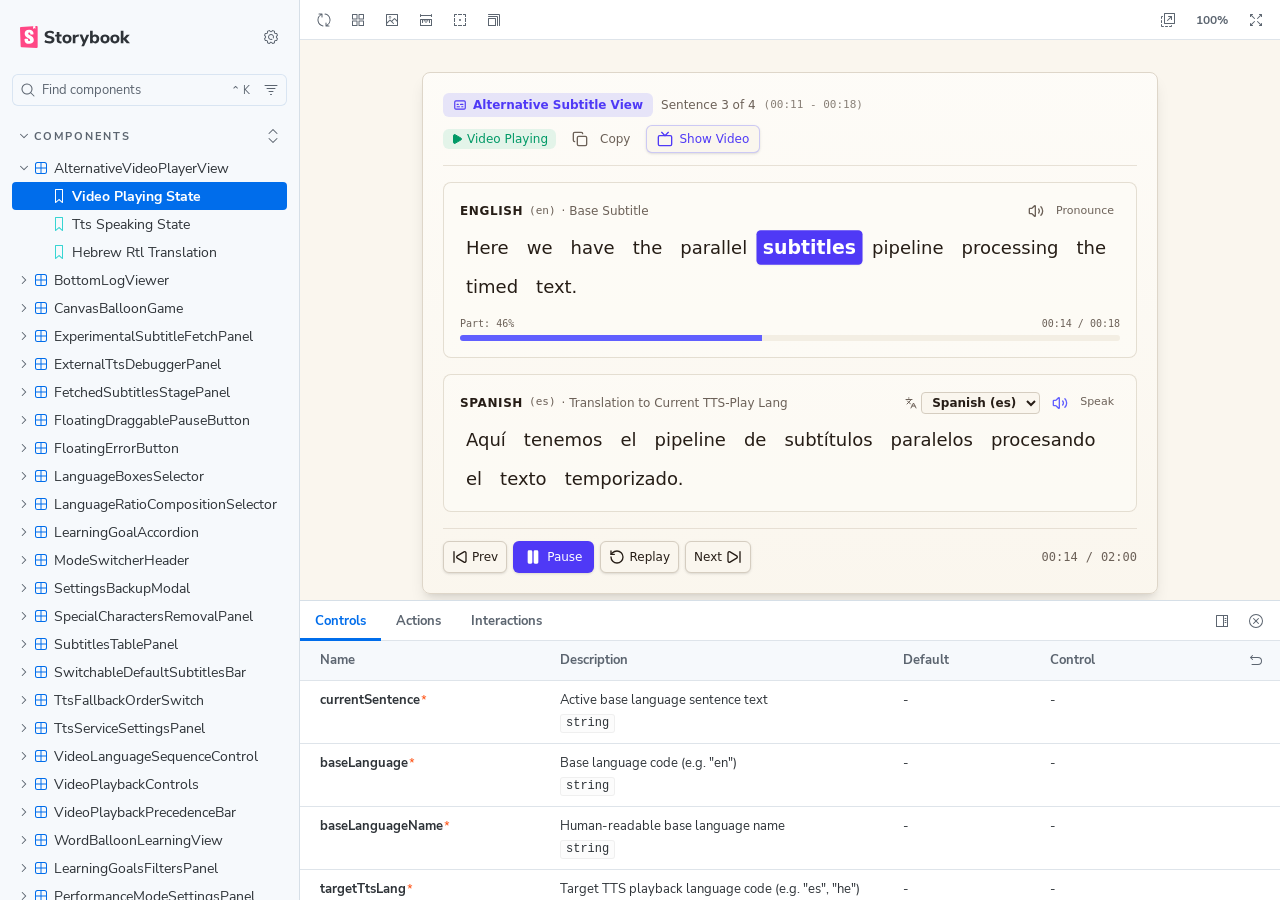
<file: storybook/index.html>
<!DOCTYPE html>
<html lang="en">
  <head>
    <meta charset="utf-8" />

    <title>storybook - Storybook</title>
    <meta name="viewport" content="width=device-width, initial-scale=1" />

    
    <link rel="icon" type="image/svg+xml" href="./favicon.svg" />
    
    <style>
      @font-face {
        font-family: 'Nunito Sans';
        font-style: normal;
        font-weight: 400;
        font-display: swap;
        src: url('./sb-common-assets/nunito-sans-regular.woff2') format('woff2');
      }

      @font-face {
        font-family: 'Nunito Sans';
        font-style: italic;
        font-weight: 400;
        font-display: swap;
        src: url('./sb-common-assets/nunito-sans-italic.woff2') format('woff2');
      }

      @font-face {
        font-family: 'Nunito Sans';
        font-style: normal;
        font-weight: 700;
        font-display: swap;
        src: url('./sb-common-assets/nunito-sans-bold.woff2') format('woff2');
      }

      @font-face {
        font-family: 'Nunito Sans';
        font-style: italic;
        font-weight: 700;
        font-display: swap;
        src: url('./sb-common-assets/nunito-sans-bold-italic.woff2') format('woff2');
      }
    </style>

    <link href="./sb-manager/runtime.js" rel="modulepreload" />

    
    <link href="./sb-addons/common-manager-bundle.js" rel="modulepreload" />
       

    <style>
      #storybook-root[hidden] {
        display: none !important;
      }
    </style>

    
  </head>
  <body>
    <div id="root"></div>

    
    <script>
      
        
          window['FEATURES'] = {
  "actions": true,
  "argTypeTargetsV7": true,
  "babelRemoveBugfixes": false,
  "backgrounds": true,
  "changeDetection": true,
  "componentsManifest": false,
  "controls": true,
  "disallowImplicitActionsInRenderV8": true,
  "highlight": true,
  "interactions": true,
  "legacyDecoratorFileOrder": false,
  "measure": true,
  "outline": true,
  "menuOnboardingChecklist": true,
  "sidebarOnboardingChecklist": true,
  "viewport": true
};
        
      
        
          window['REFS'] = {};
        
      
        
          window['LOGLEVEL'] = "info";
        
      
        
          window['DOCS_OPTIONS'] = {};
        
      
        
          window['CONFIG_TYPE'] = "PRODUCTION";
        
      
        
          window['DOCGEN_STORY_PREPARED'] = false;
        
      
        
      
        
      
        
          window['TAGS_OPTIONS'] = {};
        
      
        
          window['STORYBOOK_BUILDER'] = "vite";
        
      
        
          window['STORYBOOK_FRAMEWORK'] = "react-vite";
        
      
        
          window['STORYBOOK_RENDERER'] = "react";
        
      
        
      
    </script>
    

    <script type="module">
      import './sb-manager/globals-runtime.js';

      
        import './sb-addons/common-manager-bundle.js';
      

      import './sb-manager/runtime.js';
    </script>
  </body>
</html>
</file>
